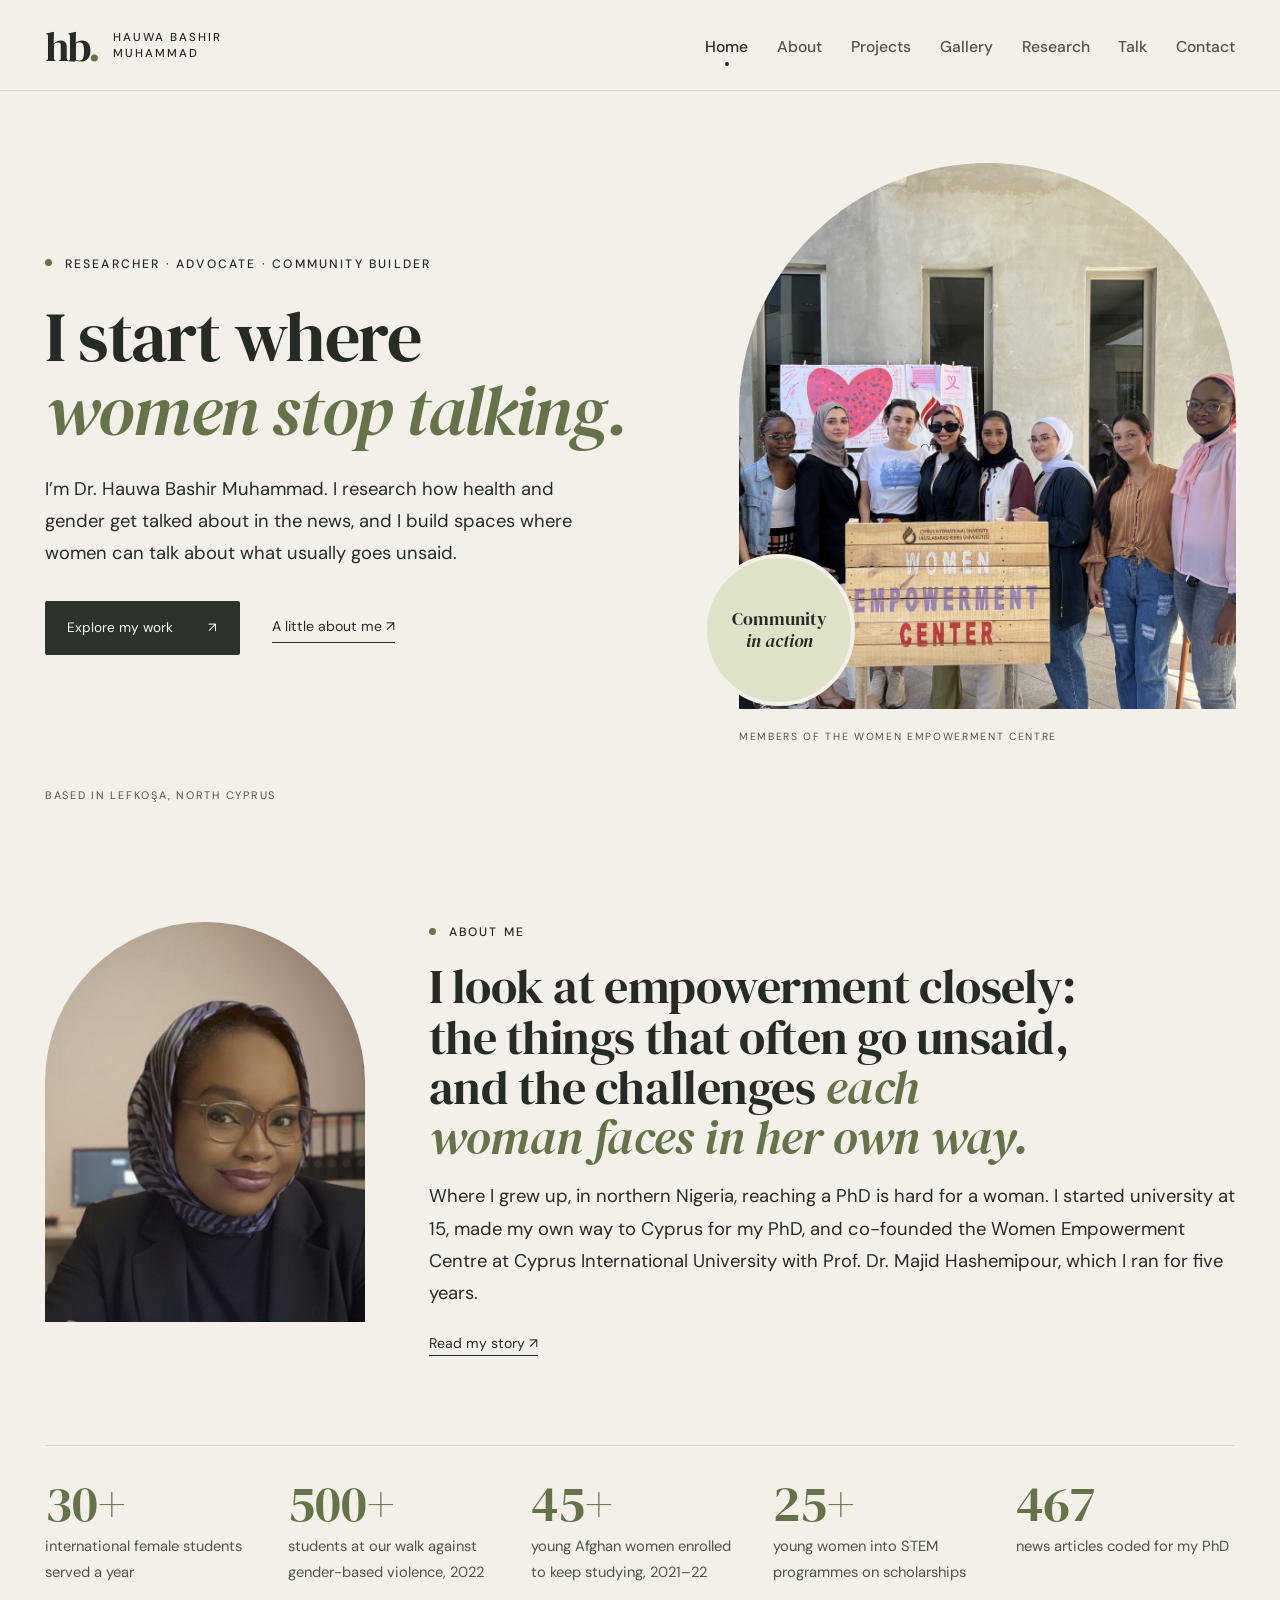
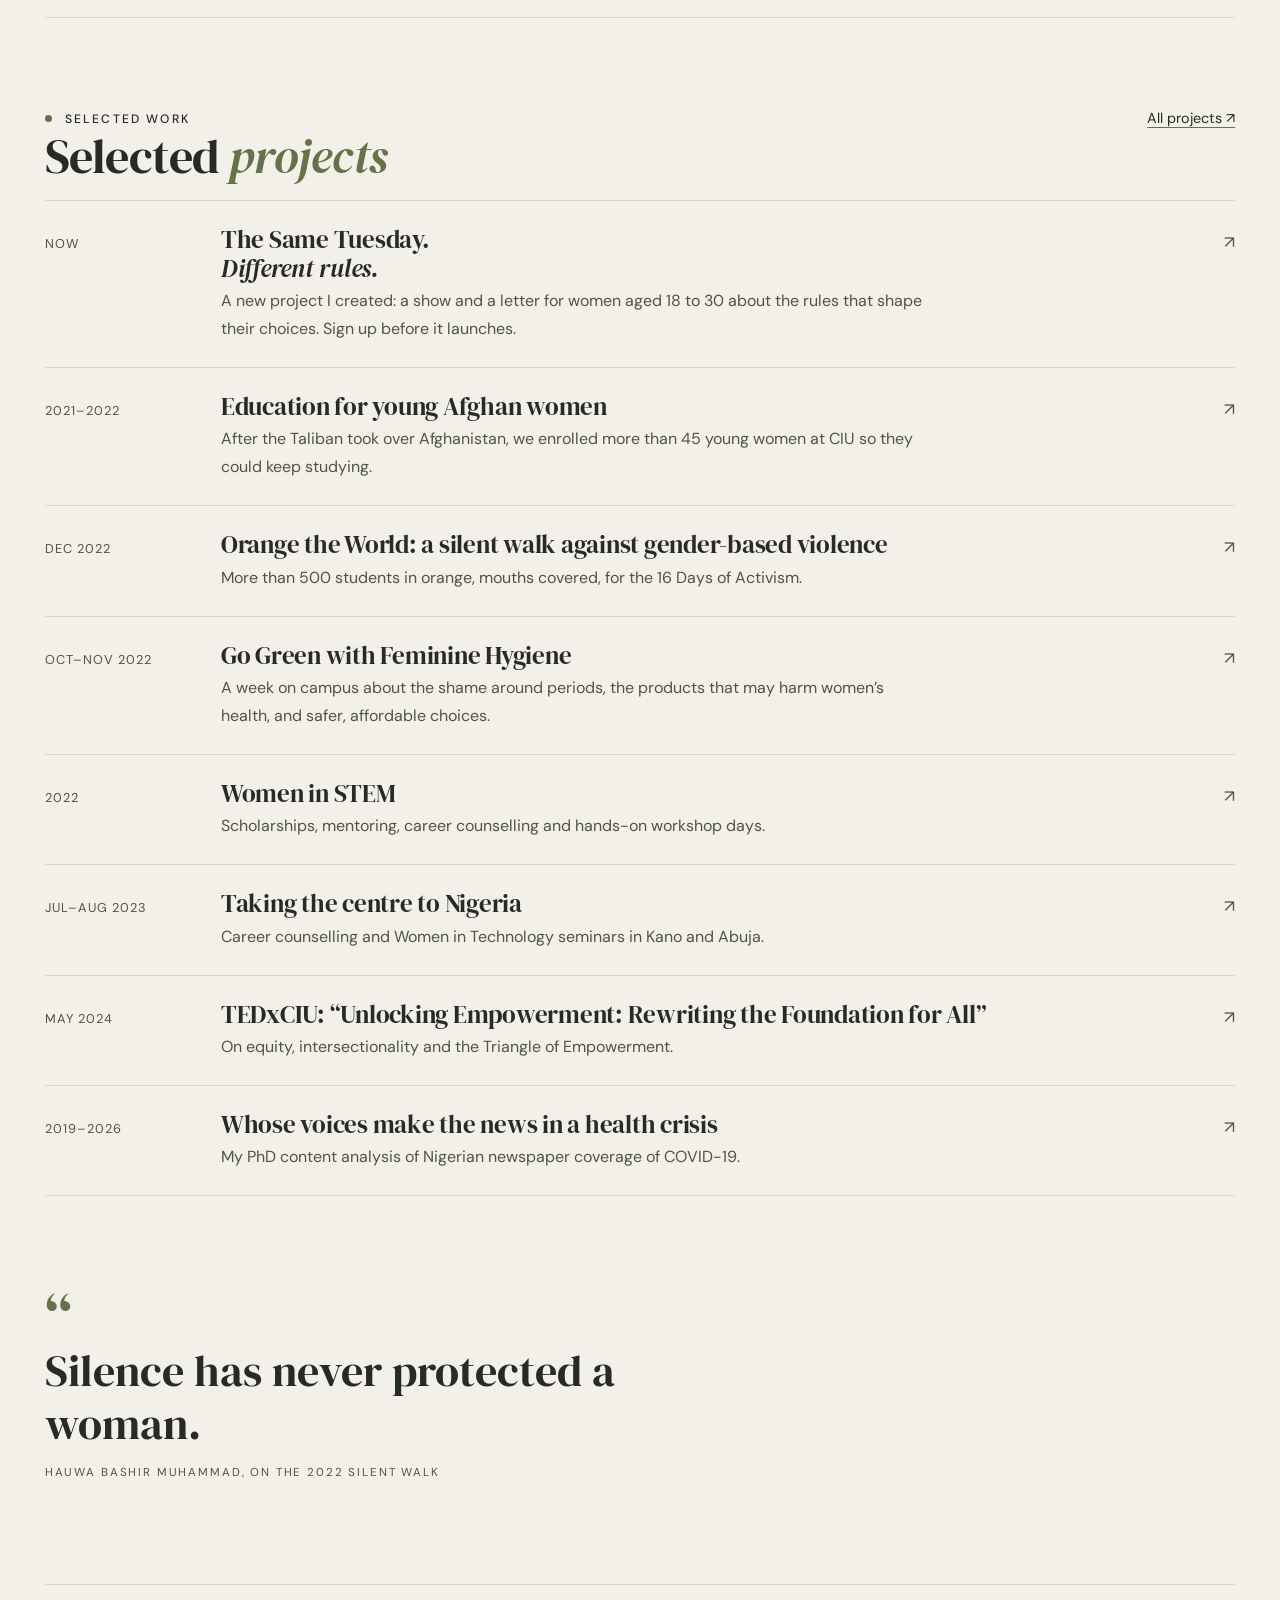
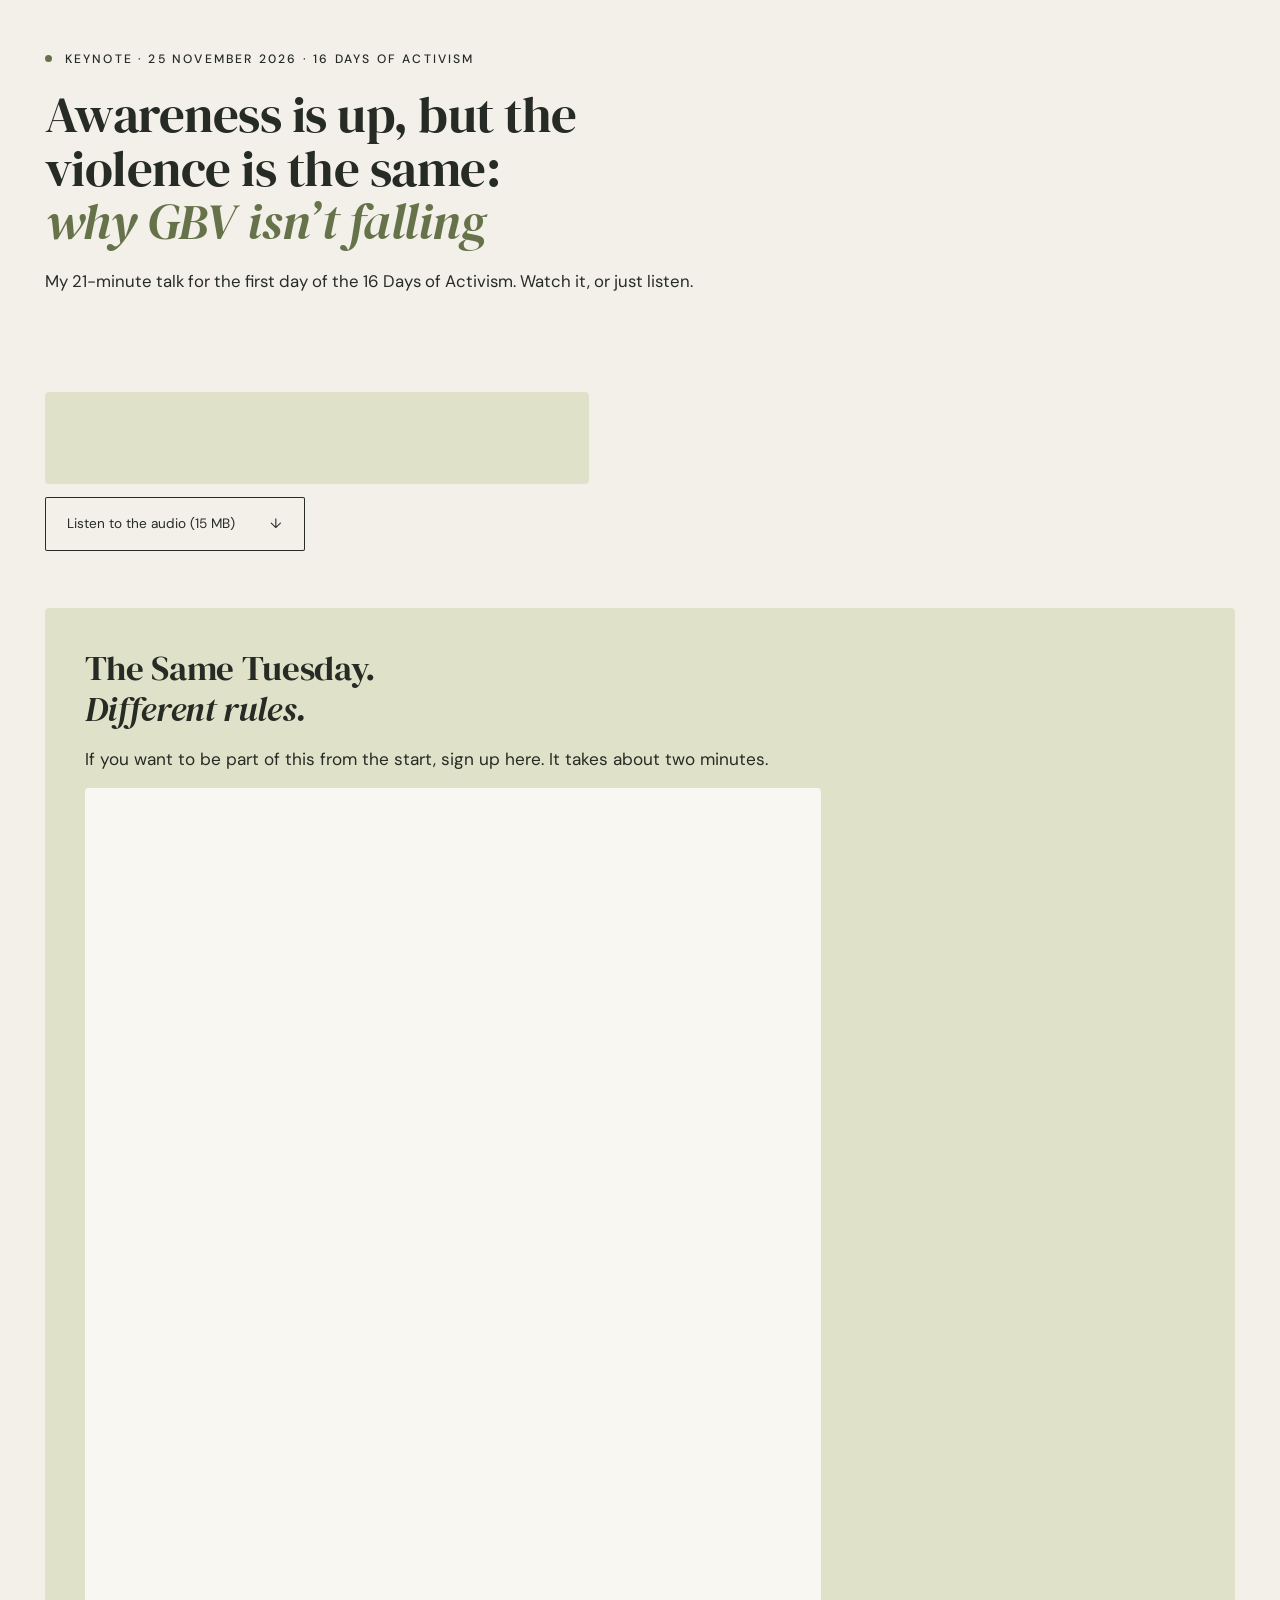
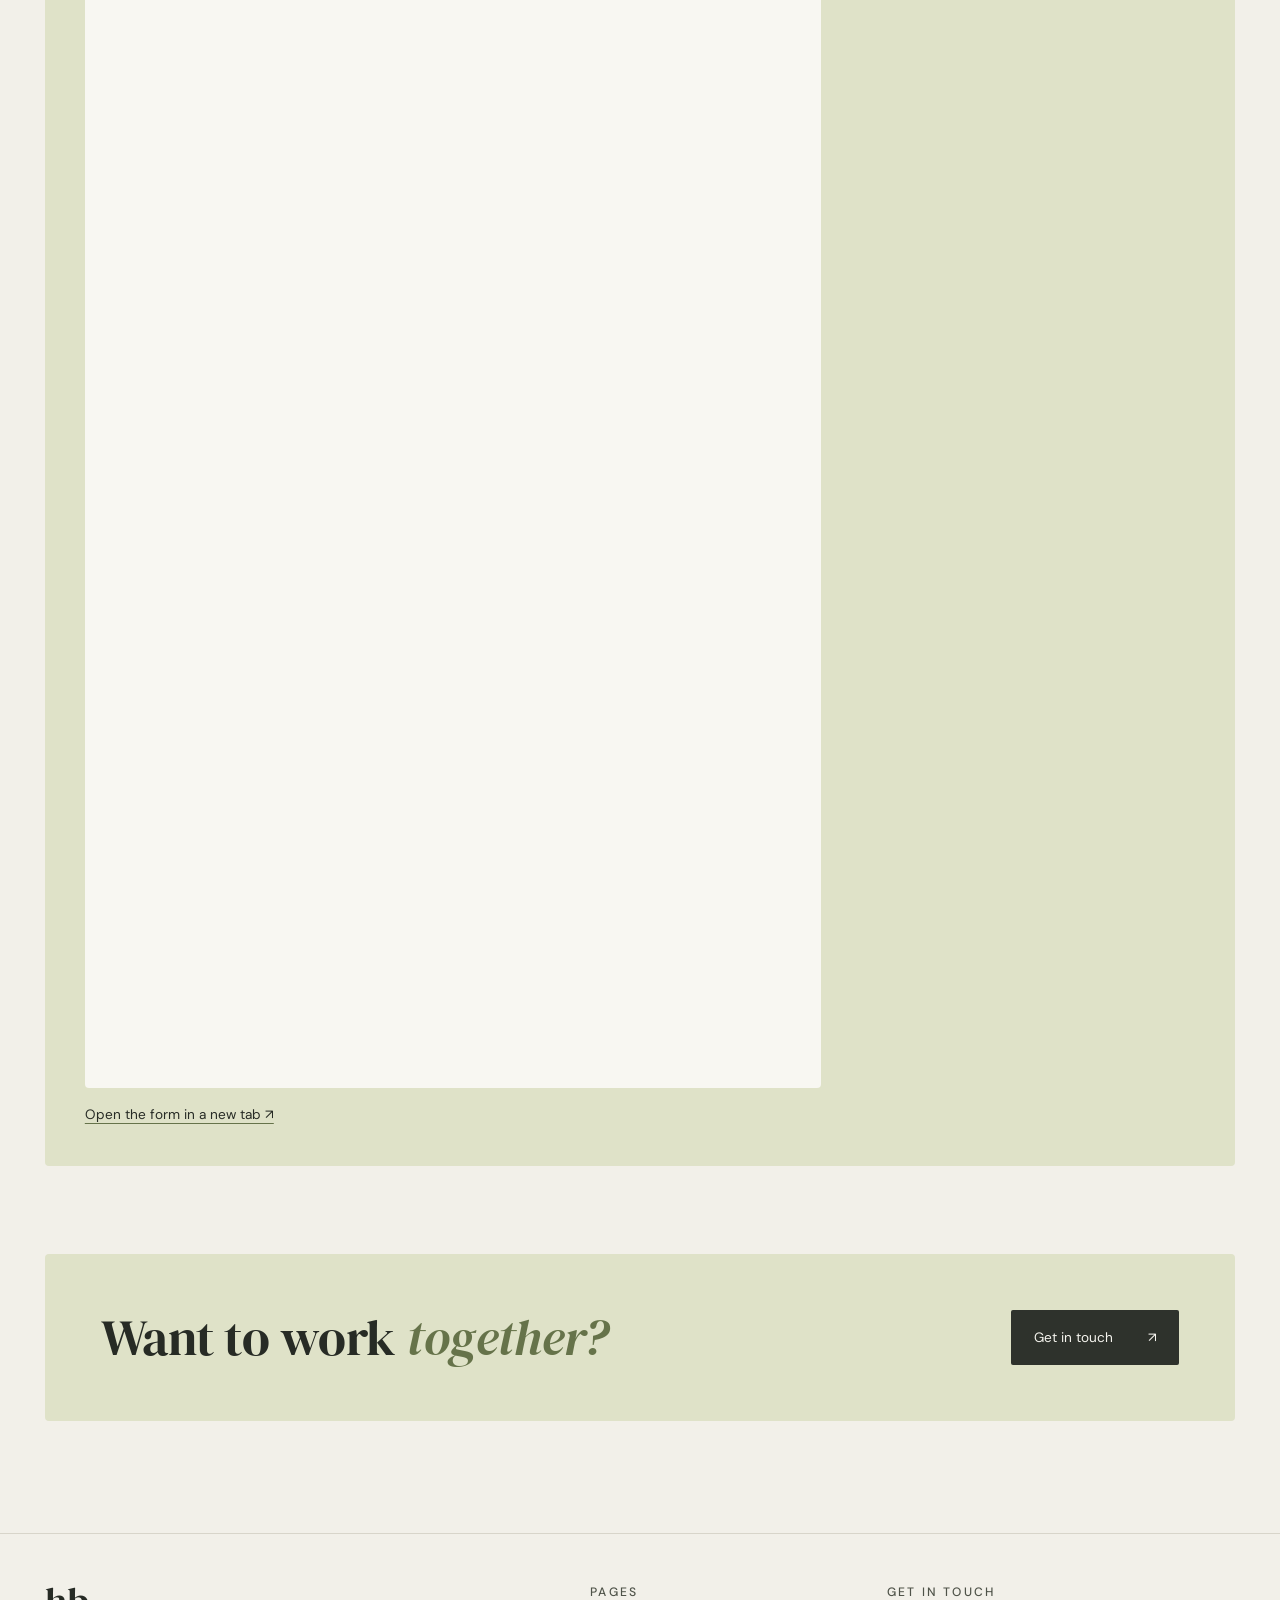
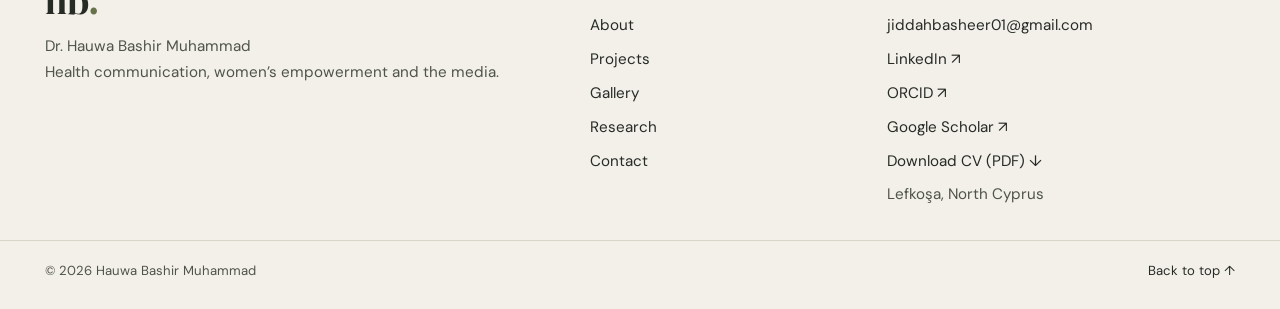
<file: index.html>
<!doctype html>
<html lang="en">
<head>
<meta charset="utf-8">
<meta name="viewport" content="width=device-width, initial-scale=1, viewport-fit=cover">
<title>Hauwa Bashir Muhammad</title>
<meta name="description" content="Health communication researcher in North Cyprus. PhD, Cyprus International University. Women’s health, gender and the news.">
<meta property="og:type" content="website">
<meta property="og:title" content="Hauwa Bashir Muhammad">
<meta property="og:description" content="Health communication researcher in North Cyprus. PhD, Cyprus International University. Women’s health, gender and the news.">
<meta property="og:url" content="https://drhauwabashir.com/">
<meta property="og:image" content="https://drhauwabashir.com/img/web/headshot.jpg">
<meta name="twitter:card" content="summary">
<link rel="preconnect" href="https://fonts.googleapis.com">
<link rel="preconnect" href="https://fonts.gstatic.com" crossorigin>
<link rel="stylesheet" href="https://fonts.googleapis.com/css2?family=DM+Sans:opsz,wght@9..40,400;9..40,500;9..40,600&family=DM+Serif+Display:ital@0;1&display=swap">
<link rel="stylesheet" href="styles.css">

<style>:root{padding-top:env(safe-area-inset-top,0px);padding-bottom:env(safe-area-inset-bottom,0px)} img{max-width:100%}</style>
</head>
<body>

<header class="masthead" id="top">
  <div class="wrap">
    <a class="brand" href="index.html" aria-label="Hauwa Bashir Muhammad, home"><span class="mono">hb<i>.</i></span><span class="full">Hauwa Bashir<br>Muhammad</span></a>
    <nav aria-label="Site">
      <ul>
        <li><a href="index.html" aria-current="page">Home</a></li>
        <li><a href="about.html">About</a></li>
        <li><a href="projects.html">Projects</a></li>
        <li><a href="gallery.html">Gallery</a></li>
        <li><a href="publications.html">Research</a></li>
        <li><a href="index.html#talk">Talk</a></li>
        <li><a href="contact.html">Contact</a></li>
      </ul>
    </nav>
  </div>
</header>

<main>
  <div class="wrap">

    <section class="hero" aria-labelledby="hero-title">
      <div class="hero-text">
        <p class="eyebrow">Researcher · Advocate · Community builder</p>
        <h1 id="hero-title">I start where <em>women stop talking.</em></h1>
        <p class="hero-intro">I’m Dr. Hauwa Bashir Muhammad. I research how health and gender get talked about in the news, and I build spaces where women can talk about what usually goes unsaid.</p>
        <div class="hero-actions">
          <a class="btn" href="projects.html">Explore my work <span aria-hidden="true">↗</span></a>
          <a class="textlink" href="about.html">A little about me <span aria-hidden="true">↗</span></a>
        </div>
      </div>
      <figure class="arch">
        <img src="img/web/hero-team.jpg" alt="Members of the Women Empowerment Centre standing around the centre's wooden sign on campus, with a campaign heart wall behind them." width="1600" height="1200">
        <span class="badge" aria-hidden="true">Community<br><em>in action</em></span>
        <figcaption>Members of the Women Empowerment Centre</figcaption>
      </figure>
    </section>
    <p class="based">Based in Lefkoşa, North Cyprus</p>

    <section class="about teaser" aria-labelledby="about-title">
      <figure class="portrait"><img src="img/web/headshot.jpg" alt="Portrait of Hauwa Bashir Muhammad in a dark blazer and patterned headscarf, seated at a desk." width="720" height="900" loading="lazy"></figure>
      <div class="copy">
        <p class="eyebrow">About me</p>
        <h2 id="about-title">I look at empowerment closely: the things that often go unsaid, and the challenges <em>each woman faces in her own way.</em></h2>
        <p class="lede">Where I grew up, in northern Nigeria, reaching a PhD is hard for a woman. I started university at 15, made my own way to Cyprus for my PhD, and co-founded the Women Empowerment Centre at Cyprus International University with Prof. Dr. Majid Hashemipour, which I ran for five years.</p>
        <p><a class="textlink" href="about.html">Read my story <span aria-hidden="true">↗</span></a></p>
      </div>
    </section>

    <div class="facts" aria-label="In figures">
      <div><strong>30+</strong><span>international female students served a year</span></div>
      <div><strong>500+</strong><span>students at our walk against gender-based violence, 2022</span></div>
      <div><strong>45+</strong><span>young Afghan women enrolled to keep studying, 2021–22</span></div>
      <div><strong>25+</strong><span>young women into STEM programmes on scholarships</span></div>
      <div><strong>467</strong><span>news articles coded for my PhD</span></div>
    </div>

    <section aria-labelledby="work">
      <div class="section-head"><div><p class="eyebrow">Selected work</p><h2 id="work">Selected <em>projects</em></h2></div><a href="projects.html">All projects ↗</a></div>
      <ul class="work">
        <li><a href="projects.html#same-tuesday"><span class="yr">Now</span><span class="text"><h3>The Same Tuesday.<br><em>Different rules.</em></h3><p>A new project I created: a show and a letter for women aged 18 to 30 about the rules that shape their choices. Sign up before it launches.</p></span></a></li>
        <li><a href="projects.html#afghan"><span class="yr">2021–2022</span><span class="text"><h3>Education for young Afghan women</h3><p>After the Taliban took over Afghanistan, we enrolled more than 45 young women at CIU so they could keep studying.</p></span></a></li>
        <li><a href="projects.html#orange"><span class="yr">Dec 2022</span><span class="text"><h3>Orange the World: a silent walk against gender-based violence</h3><p>More than 500 students in orange, mouths covered, for the 16 Days of Activism.</p></span></a></li>
        <li><a href="projects.html#green"><span class="yr">Oct–Nov 2022</span><span class="text"><h3>Go Green with Feminine Hygiene</h3><p>A week on campus about the shame around periods, the products that may harm women’s health, and safer, affordable choices.</p></span></a></li>
        <li><a href="projects.html#stem"><span class="yr">2022</span><span class="text"><h3>Women in STEM</h3><p>Scholarships, mentoring, career counselling and hands-on workshop days.</p></span></a></li>
        <li><a href="projects.html#nigeria"><span class="yr">Jul–Aug 2023</span><span class="text"><h3>Taking the centre to Nigeria</h3><p>Career counselling and Women in Technology seminars in Kano and Abuja.</p></span></a></li>
        <li><a href="publications.html#talks"><span class="yr">May 2024</span><span class="text"><h3>TEDxCIU: “Unlocking Empowerment: Rewriting the Foundation for All”</h3><p>On equity, intersectionality and the Triangle of Empowerment.</p></span></a></li>
        <li><a href="publications.html#thesis"><span class="yr">2019–2026</span><span class="text"><h3>Whose voices make the news in a health crisis</h3><p>My PhD content analysis of Nigerian newspaper coverage of COVID-19.</p></span></a></li>
      </ul>
    </section>

    <section class="quote-band" aria-label="In my words">
      <blockquote>Silence has never protected a woman.
        <footer>Hauwa Bashir Muhammad, on the 2022 silent walk</footer>
      </blockquote>
    </section>

    <section class="talk" id="talk" aria-labelledby="talk-title">
      <p class="eyebrow">Keynote · 25 November 2026 · 16 Days of Activism</p>
      <h2 id="talk-title">Awareness is up, but the violence is the same: <em>why GBV isn’t falling</em></h2>
      <p class="talk-line">My 21-minute talk for the first day of the 16 Days of Activism. Watch it, or just listen.</p>
      <div class="talk-actions">
        <a class="btn" href="https://drive.google.com/uc?export=download&amp;id=1x7k8erVY1Ix6LKvfbqP41xQEgb1Qi7mJ">Download the video (76 MB) <span aria-hidden="true">↓</span></a>
      </div>
      <div class="talk-audio">
        <iframe src="https://drive.google.com/file/d/154-rFGHR26NpXOwdAOXas9PZN15pCWPM/preview" title="Audio of the keynote: Awareness is up, but the violence is the same" loading="lazy" allow="autoplay"></iframe>
        <a class="btn btn-quiet" href="https://drive.google.com/uc?export=download&amp;id=154-rFGHR26NpXOwdAOXas9PZN15pCWPM">Listen to the audio (15 MB) <span aria-hidden="true">↓</span></a>
      </div>

      <div class="talk-signup">
        <h3>The Same Tuesday.<br><em>Different rules.</em></h3>
        <p>If you want to be part of this from the start, sign up here. It takes about two minutes.</p>
        <iframe class="talk-form" src="https://docs.google.com/forms/d/e/1FAIpQLScjG7p_repqd9JSnUD99NRxYgI8LmQuSvP701-MYbftIwq5IA/viewform?embedded=true" title="Sign-up form for The Same Tuesday" loading="lazy">Loading…</iframe>
        <p class="small-note"><a href="https://docs.google.com/forms/d/e/1FAIpQLScjG7p_repqd9JSnUD99NRxYgI8LmQuSvP701-MYbftIwq5IA/viewform" target="_blank" rel="noopener">Open the form in a new tab ↗</a></p>
      </div>
    </section>

    <section class="cta">
      <h2>Want to work <em>together?</em></h2>
      <a class="btn" href="contact.html">Get in touch <span aria-hidden="true">↗</span></a>
    </section>

  </div>
</main>

<footer class="site">
  <div class="wrap footer-grid">
    <div class="footer-brand">
      <a class="mono" href="index.html" aria-label="Home">hb<i>.</i></a>
      <p>Dr. Hauwa Bashir Muhammad<br>Health communication, women’s empowerment and the media.</p>
    </div>
    <div>
      <p class="label">Pages</p>
      <ul>
        <li><a href="about.html">About</a></li>
        <li><a href="projects.html">Projects</a></li>
        <li><a href="gallery.html">Gallery</a></li>
        <li><a href="publications.html">Research</a></li>
        <li><a href="contact.html">Contact</a></li>
      </ul>
    </div>
    <div>
      <p class="label">Get in touch</p>
      <ul>
        <li><a href="mailto:jiddahbasheer01@gmail.com">jiddahbasheer01@gmail.com</a></li>
        <li><a href="https://www.linkedin.com/in/hauwabashir-3b40b3164" target="_blank" rel="noopener">LinkedIn ↗</a></li>
        <li><a href="https://orcid.org/0000-0002-2622-1915" target="_blank" rel="noopener">ORCID ↗</a></li>
        <li><a href="https://scholar.google.com/citations?user=jWDBSssAAAAJ&amp;hl=en" target="_blank" rel="noopener">Google Scholar ↗</a></li>
        <li><a href="Dr_Hauwa_Bashir_Muhammad_CV.pdf" download>Download CV (PDF) ↓</a></li>
        <li>Lefkoşa, North Cyprus</li>
      </ul>
    </div>
  </div>
  <div class="wrap footer-base"><span>© 2026 Hauwa Bashir Muhammad</span><a href="#top">Back to top ↑</a></div>
</footer>


<script src="motion.js" defer></script>
</body>
</html>
</file>
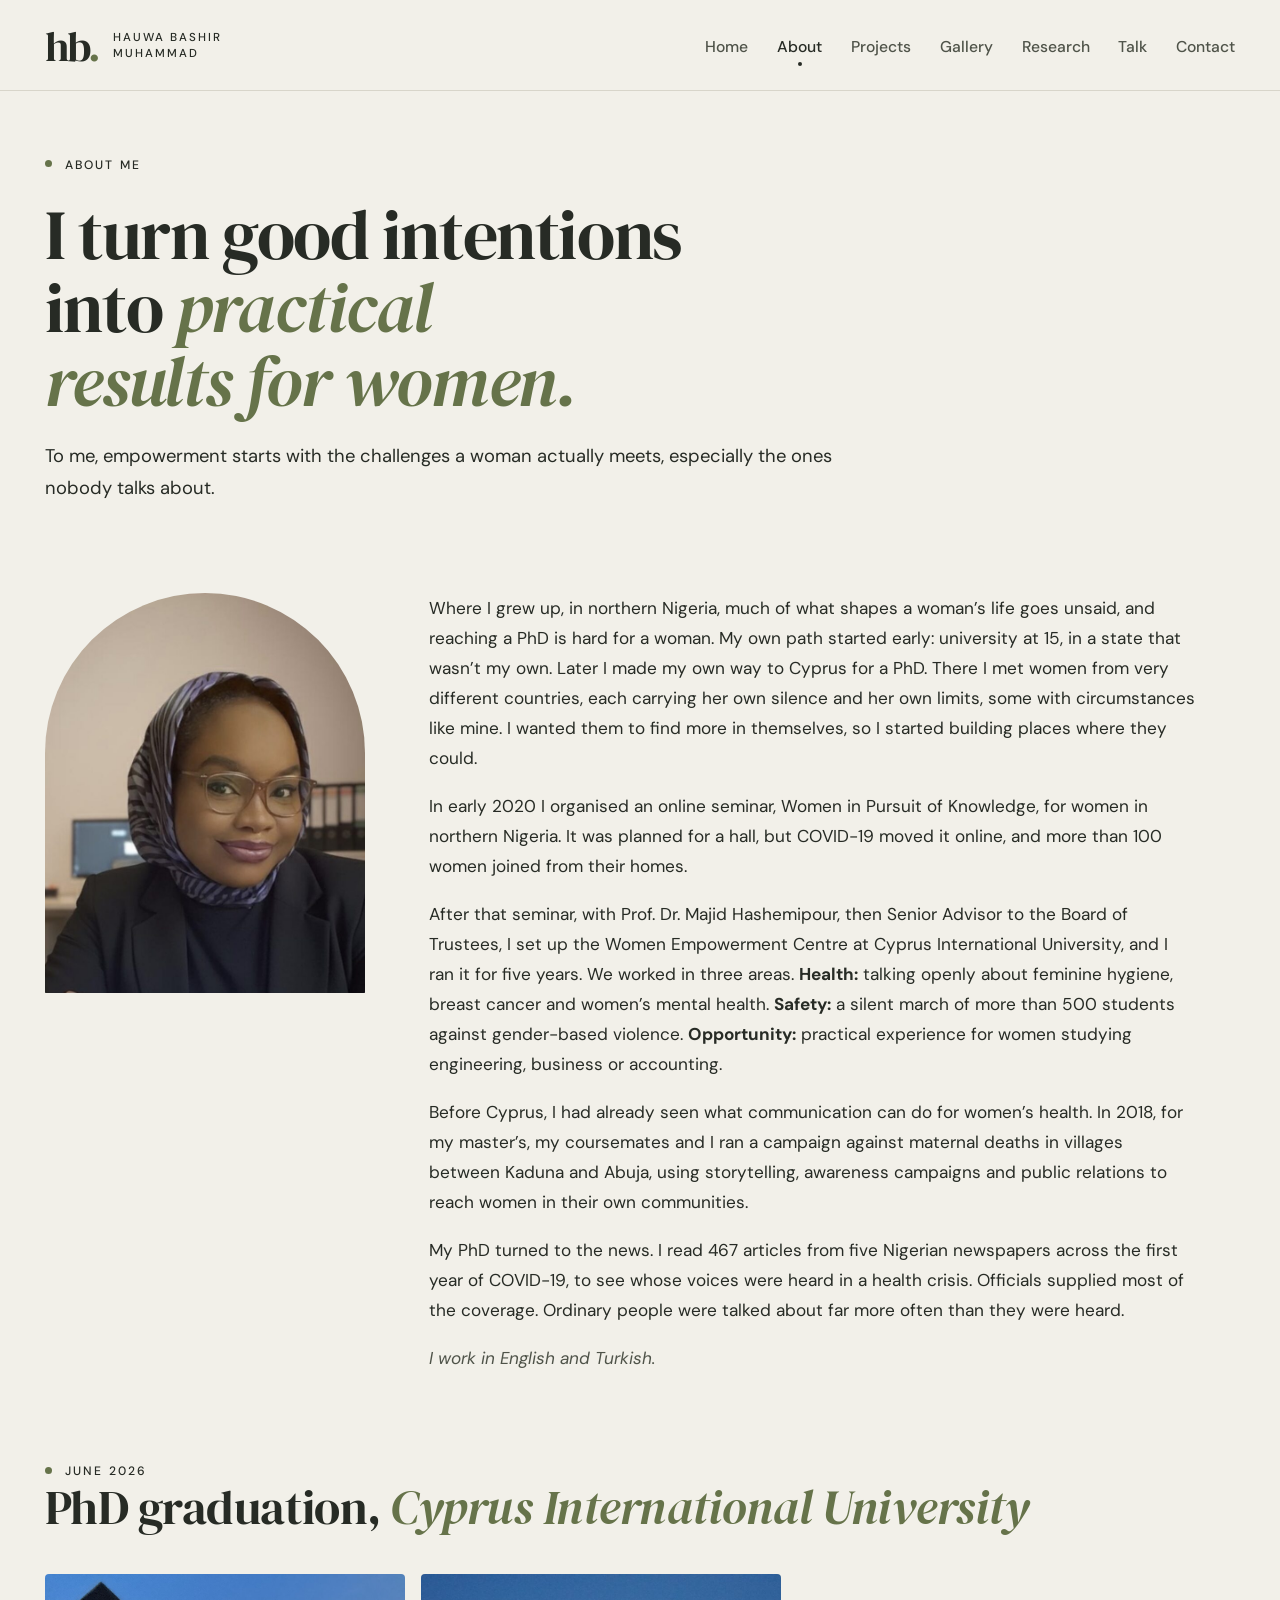
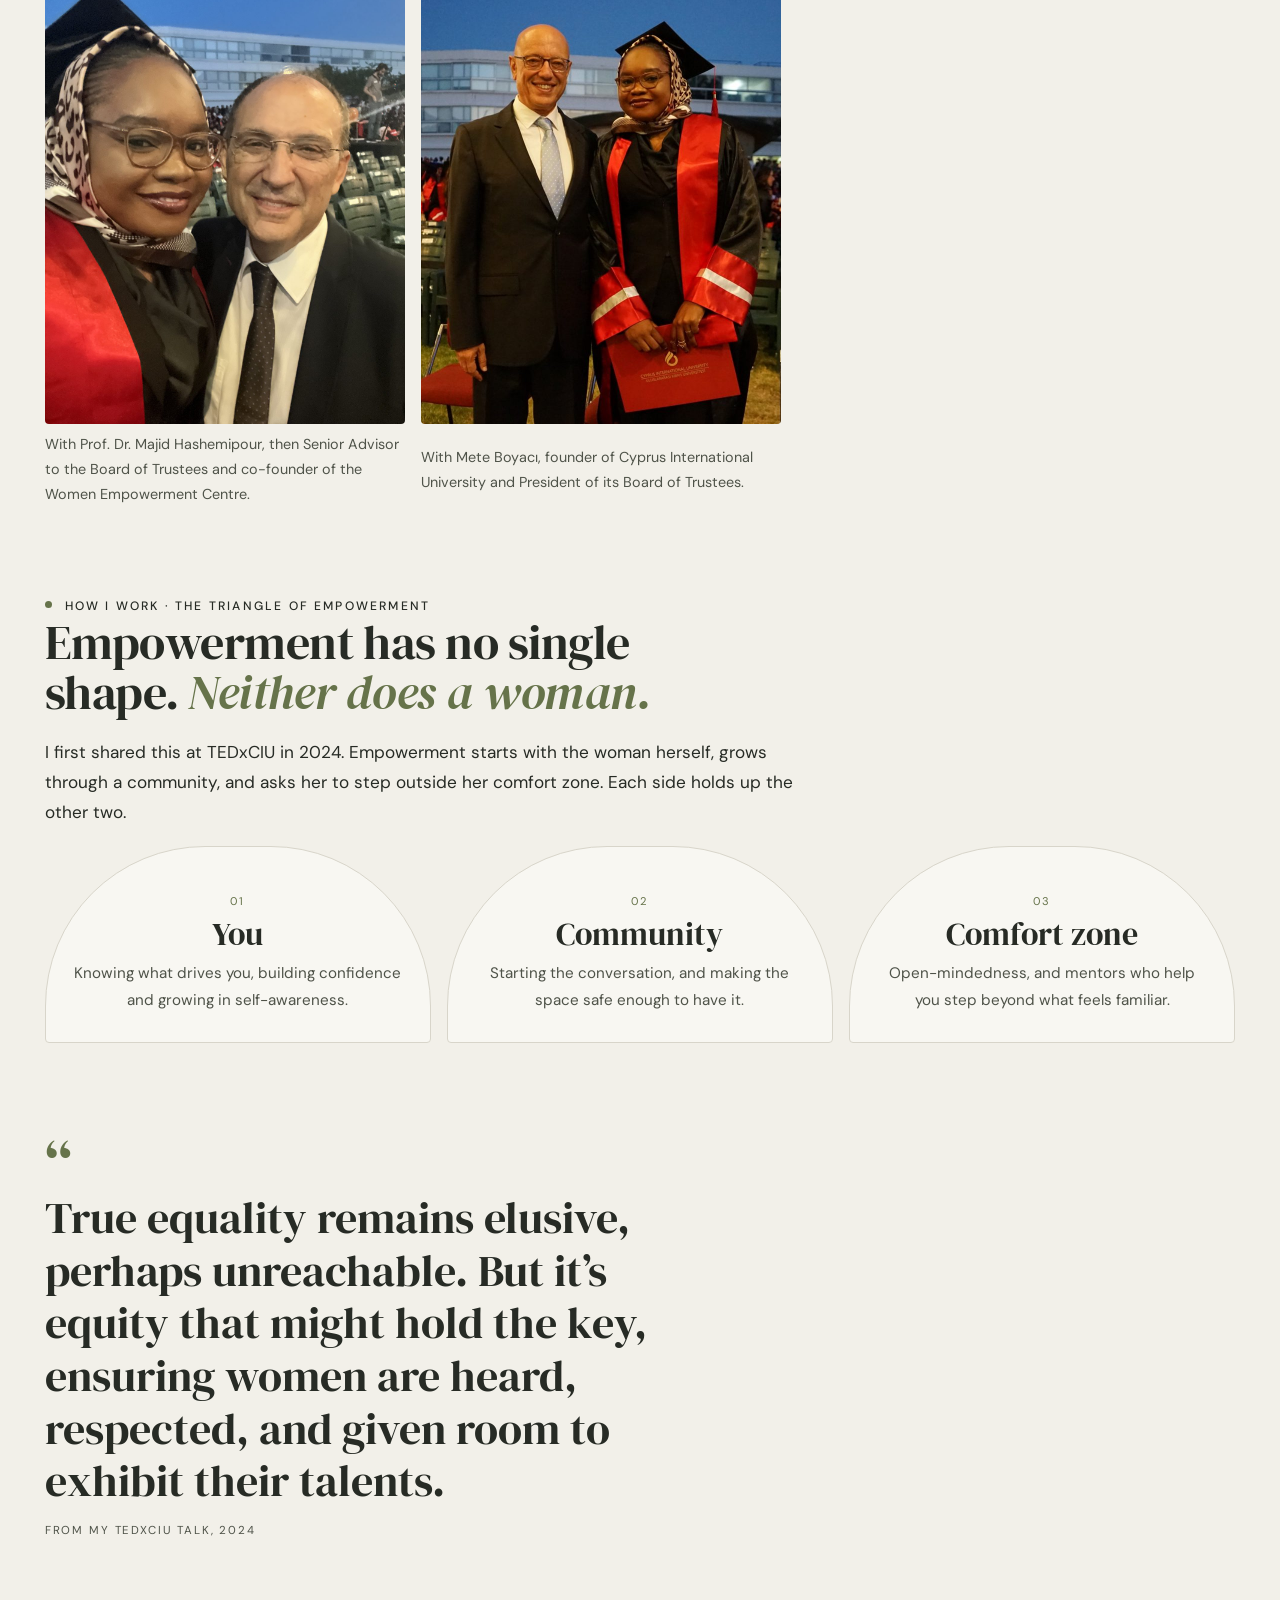
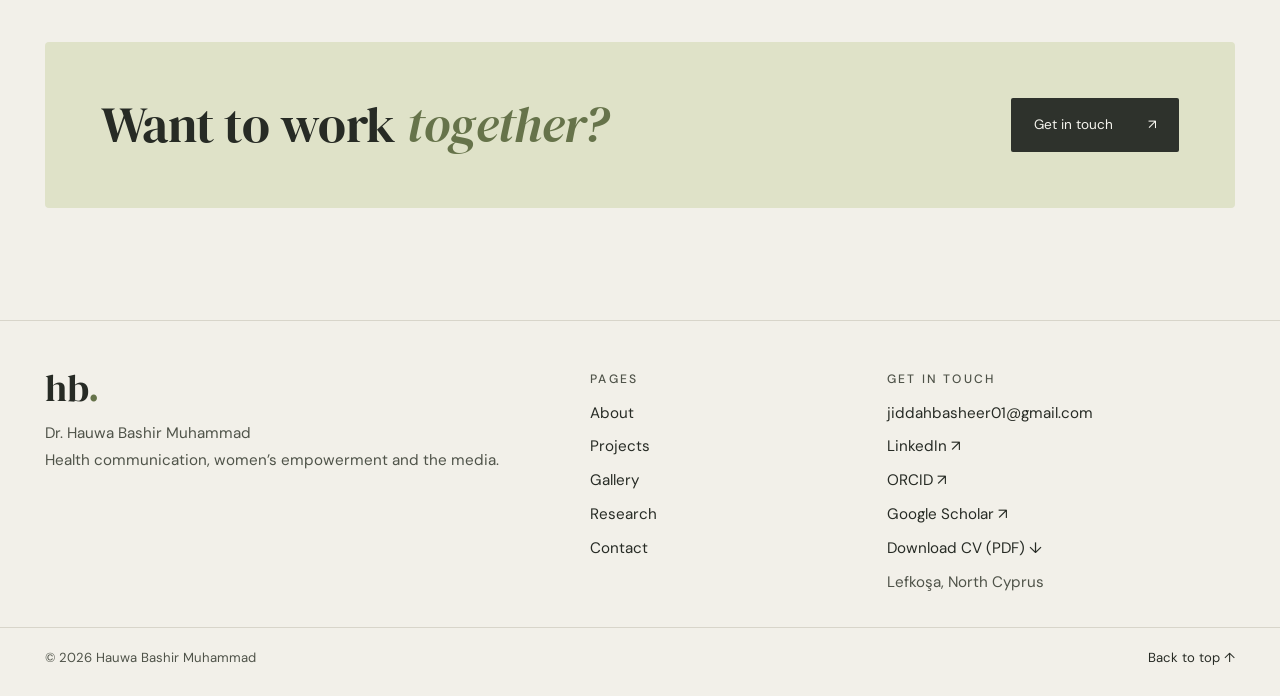
<file: about.html>
<!doctype html>
<html lang="en">
<head>
<meta charset="utf-8">
<meta name="viewport" content="width=device-width, initial-scale=1, viewport-fit=cover">
<title>About · Hauwa Bashir Muhammad</title>
<meta name="description" content="About Dr. Hauwa Bashir Muhammad: health communication researcher and co-founder of the CIU Women Empowerment Centre.">
<meta property="og:type" content="website">
<meta property="og:title" content="About · Hauwa Bashir Muhammad">
<meta property="og:description" content="About Dr. Hauwa Bashir Muhammad: health communication researcher and co-founder of the CIU Women Empowerment Centre.">
<meta property="og:url" content="https://drhauwabashir.com/about.html">
<meta property="og:image" content="https://drhauwabashir.com/img/web/headshot.jpg">
<meta name="twitter:card" content="summary">
<link rel="preconnect" href="https://fonts.googleapis.com">
<link rel="preconnect" href="https://fonts.gstatic.com" crossorigin>
<link rel="stylesheet" href="https://fonts.googleapis.com/css2?family=DM+Sans:opsz,wght@9..40,400;9..40,500;9..40,600&family=DM+Serif+Display:ital@0;1&display=swap">
<link rel="stylesheet" href="styles.css">
<style>:root{padding-top:env(safe-area-inset-top,0px);padding-bottom:env(safe-area-inset-bottom,0px)} img{max-width:100%}</style>
</head>
<body>

<header class="masthead" id="top">
  <div class="wrap">
    <a class="brand" href="index.html" aria-label="Hauwa Bashir Muhammad, home"><span class="mono">hb<i>.</i></span><span class="full">Hauwa Bashir<br>Muhammad</span></a>
    <nav aria-label="Site">
      <ul>
        <li><a href="index.html">Home</a></li>
        <li><a href="about.html" aria-current="page">About</a></li>
        <li><a href="projects.html">Projects</a></li>
        <li><a href="gallery.html">Gallery</a></li>
        <li><a href="publications.html">Research</a></li>
        <li><a href="index.html#talk">Talk</a></li>
        <li><a href="contact.html">Contact</a></li>
      </ul>
    </nav>
  </div>
</header>

<main>
  <div class="wrap">

    <section class="page-intro">
      <p class="eyebrow">About me</p>
      <h1>I turn good intentions into <em>practical results for women.</em></h1>
      <p class="lede">To me, empowerment starts with the challenges a woman actually meets, especially the ones nobody talks about.</p>
    </section>

    <section class="about" aria-label="My story">
      <figure class="portrait"><img src="img/web/headshot.jpg" alt="Portrait of Hauwa Bashir Muhammad in a dark blazer and patterned headscarf, seated at a desk." width="720" height="900"></figure>
      <div class="copy">
        <p>Where I grew up, in northern Nigeria, much of what shapes a woman’s life goes unsaid, and reaching a PhD is hard for a woman. My own path started early: university at 15, in a state that wasn’t my own. Later I made my own way to Cyprus for a PhD. There I met women from very different countries, each carrying her own silence and her own limits, some with circumstances like mine. I wanted them to find more in themselves, so I started building places where they could.</p>
        <p>In early 2020 I organised an online seminar, Women in Pursuit of Knowledge, for women in northern Nigeria. It was planned for a hall, but COVID-19 moved it online, and more than 100 women joined from their homes.</p>
        <p>After that seminar, with Prof. Dr. Majid Hashemipour, then Senior Advisor to the Board of Trustees, I set up the Women Empowerment Centre at Cyprus International University, and I ran it for five years. We worked in three areas. <strong>Health:</strong> talking openly about feminine hygiene, breast cancer and women’s mental health. <strong>Safety:</strong> a silent march of more than 500 students against gender-based violence. <strong>Opportunity:</strong> practical experience for women studying engineering, business or accounting.</p>
        <p>Before Cyprus, I had already seen what communication can do for women’s health. In 2018, for my master’s, my coursemates and I ran a campaign against maternal deaths in villages between Kaduna and Abuja, using storytelling, awareness campaigns and public relations to reach women in their own communities.</p>
        <p>My PhD turned to the news. I read 467 articles from five Nigerian newspapers across the first year of COVID-19, to see whose voices were heard in a health crisis. Officials supplied most of the coverage. Ordinary people were talked about far more often than they were heard.</p>
        <p class="langs">I work in English and Turkish.</p>
      </div>
    </section>

    <section aria-labelledby="graduation">
      <div class="section-head"><div><p class="eyebrow">June 2026</p><h2 id="graduation">PhD graduation, <em>Cyprus International University</em></h2></div></div>
      <div class="duo">
        <figure><img src="img/web/grad-majid.jpg" alt="Hauwa in her graduation cap and gown taking a selfie with Prof. Dr. Majid Hashemipour at the ceremony." width="1200" height="1600" loading="lazy"><figcaption>With Prof. Dr. Majid Hashemipour, then Senior Advisor to the Board of Trustees and co-founder of the Women Empowerment Centre.</figcaption></figure>
        <figure><img src="img/web/grad-boyaci.jpg" alt="Hauwa in her graduation gown, holding her diploma folder, standing with Mete Boyacı at the evening ceremony." width="1600" height="900" loading="lazy" style="object-position: 47% center;"><figcaption>With Mete Boyacı, founder of Cyprus International University and President of its Board of Trustees.</figcaption></figure>
      </div>
    </section>

    <section aria-labelledby="triangle">
      <div class="section-head"><div><p class="eyebrow">How I work · The Triangle of Empowerment</p><h2 id="triangle">Empowerment has no single shape. <em>Neither does a woman.</em></h2></div></div>
      <p>I first shared this at TEDxCIU in 2024. Empowerment starts with the woman herself, grows through a community, and asks her to step outside her comfort zone. Each side holds up the other two.</p>
      <ol class="triangle">
        <li><strong>You</strong><span>Knowing what drives you, building confidence and growing in self-awareness.</span></li>
        <li><strong>Community</strong><span>Starting the conversation, and making the space safe enough to have it.</span></li>
        <li><strong>Comfort zone</strong><span>Open-mindedness, and mentors who help you step beyond what feels familiar.</span></li>
      </ol>
    </section>

    <section class="quote-band" aria-label="In my words">
      <blockquote>True equality remains elusive, perhaps unreachable. But it’s equity that might hold the key, ensuring women are heard, respected, and given room to exhibit their talents.
        <footer>From my TEDxCIU talk, 2024</footer>
      </blockquote>
    </section>

    <section class="cta">
      <h2>Want to work <em>together?</em></h2>
      <a class="btn" href="contact.html">Get in touch <span aria-hidden="true">↗</span></a>
    </section>

  </div>
</main>

<footer class="site">
  <div class="wrap footer-grid">
    <div class="footer-brand">
      <a class="mono" href="index.html" aria-label="Home">hb<i>.</i></a>
      <p>Dr. Hauwa Bashir Muhammad<br>Health communication, women’s empowerment and the media.</p>
    </div>
    <div>
      <p class="label">Pages</p>
      <ul>
        <li><a href="about.html">About</a></li>
        <li><a href="projects.html">Projects</a></li>
        <li><a href="gallery.html">Gallery</a></li>
        <li><a href="publications.html">Research</a></li>
        <li><a href="contact.html">Contact</a></li>
      </ul>
    </div>
    <div>
      <p class="label">Get in touch</p>
      <ul>
        <li><a href="mailto:jiddahbasheer01@gmail.com">jiddahbasheer01@gmail.com</a></li>
        <li><a href="https://www.linkedin.com/in/hauwabashir-3b40b3164" target="_blank" rel="noopener">LinkedIn ↗</a></li>
        <li><a href="https://orcid.org/0000-0002-2622-1915" target="_blank" rel="noopener">ORCID ↗</a></li>
        <li><a href="https://scholar.google.com/citations?user=jWDBSssAAAAJ&amp;hl=en" target="_blank" rel="noopener">Google Scholar ↗</a></li>
        <li><a href="Dr_Hauwa_Bashir_Muhammad_CV.pdf" download>Download CV (PDF) ↓</a></li>
        <li>Lefkoşa, North Cyprus</li>
      </ul>
    </div>
  </div>
  <div class="wrap footer-base"><span>© 2026 Hauwa Bashir Muhammad</span><a href="#top">Back to top ↑</a></div>
</footer>

<script src="motion.js" defer></script>
</body>
</html>
</file>
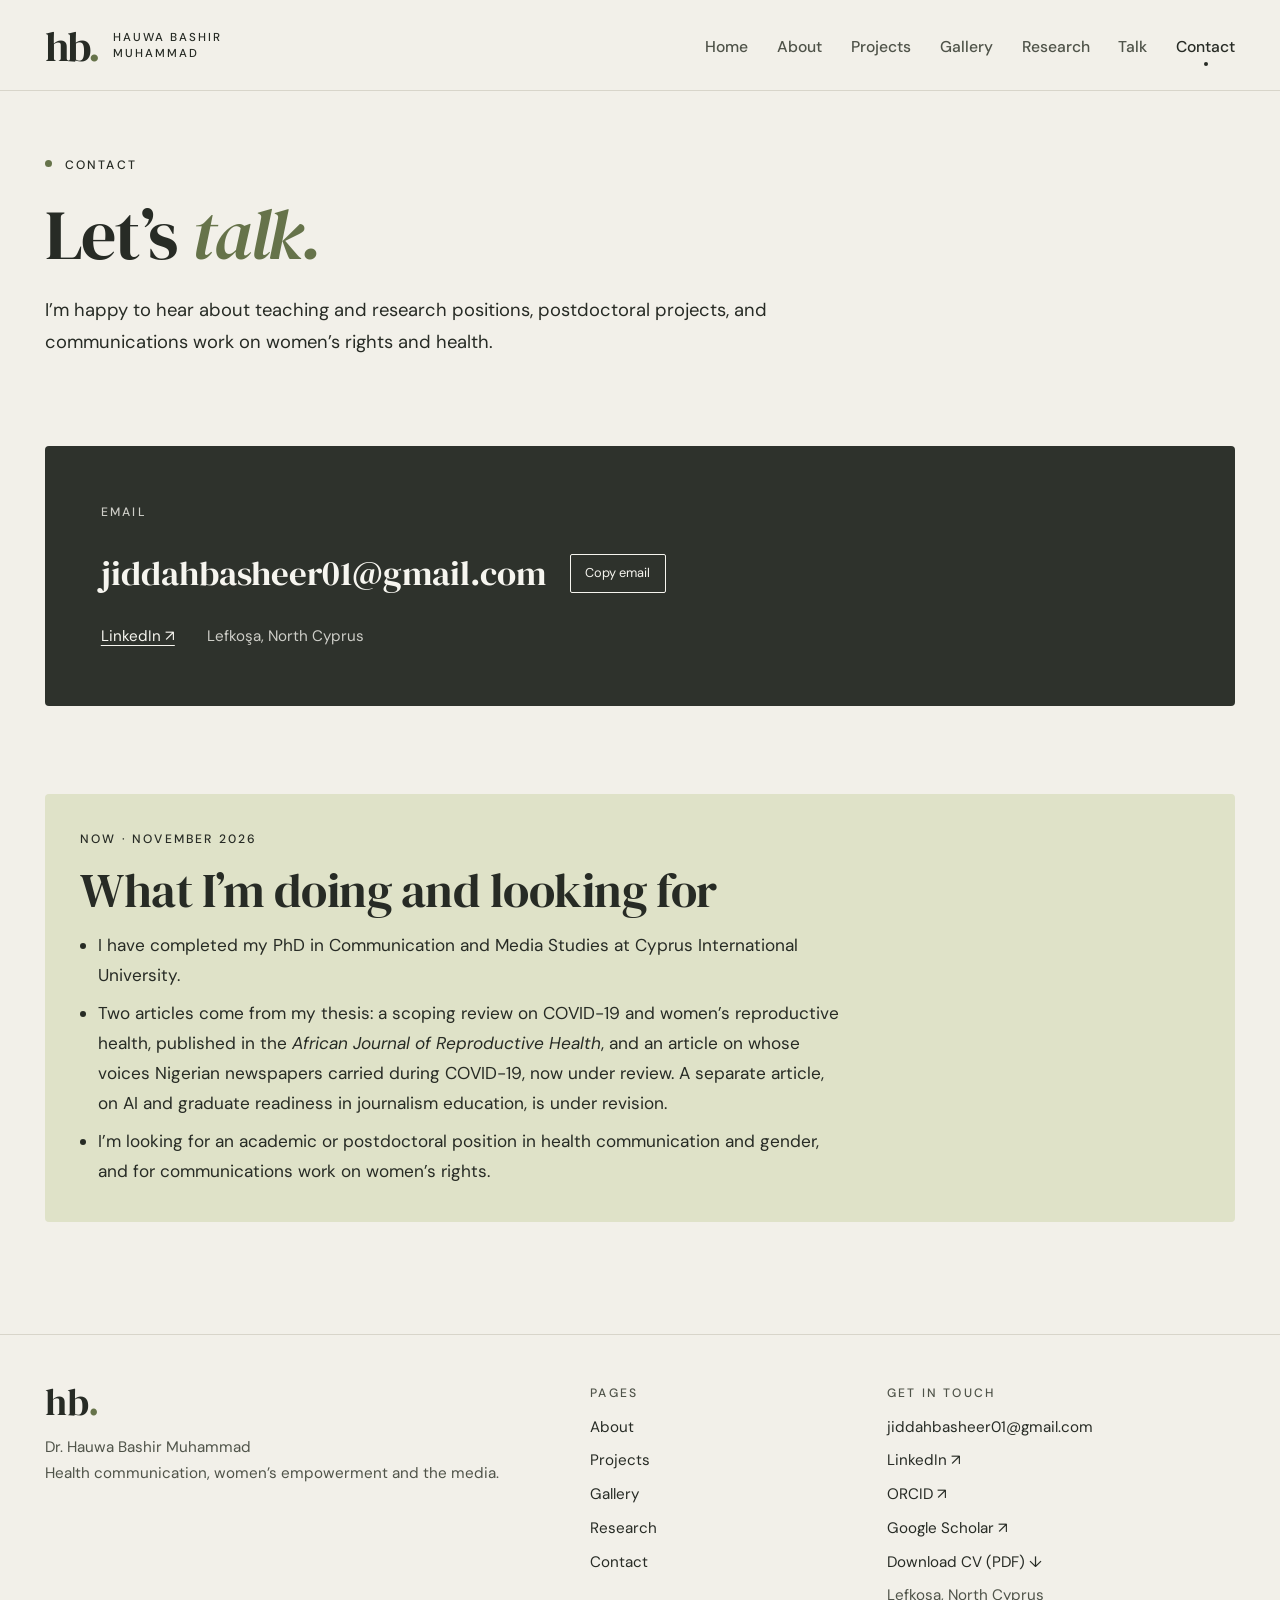
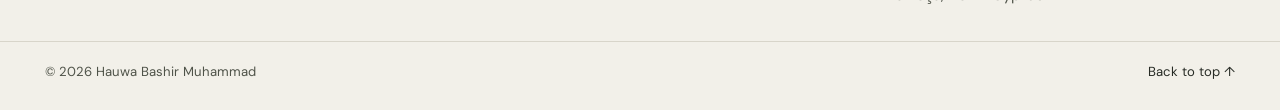
<file: contact.html>
<!doctype html>
<html lang="en">
<head>
<meta charset="utf-8">
<meta name="viewport" content="width=device-width, initial-scale=1, viewport-fit=cover">
<title>Contact · Hauwa Bashir Muhammad</title>
<meta name="description" content="Contact Dr. Hauwa Bashir Muhammad.">
<meta property="og:type" content="website">
<meta property="og:title" content="Contact · Hauwa Bashir Muhammad">
<meta property="og:description" content="Contact Dr. Hauwa Bashir Muhammad.">
<meta property="og:url" content="https://drhauwabashir.com/contact.html">
<meta property="og:image" content="https://drhauwabashir.com/img/web/headshot.jpg">
<meta name="twitter:card" content="summary">
<link rel="preconnect" href="https://fonts.googleapis.com">
<link rel="preconnect" href="https://fonts.gstatic.com" crossorigin>
<link rel="stylesheet" href="https://fonts.googleapis.com/css2?family=DM+Sans:opsz,wght@9..40,400;9..40,500;9..40,600&family=DM+Serif+Display:ital@0;1&display=swap">
<link rel="stylesheet" href="styles.css">
<style>:root{padding-top:env(safe-area-inset-top,0px);padding-bottom:env(safe-area-inset-bottom,0px)} img{max-width:100%}</style>
</head>
<body>

<header class="masthead" id="top">
  <div class="wrap">
    <a class="brand" href="index.html" aria-label="Hauwa Bashir Muhammad, home"><span class="mono">hb<i>.</i></span><span class="full">Hauwa Bashir<br>Muhammad</span></a>
    <nav aria-label="Site">
      <ul>
        <li><a href="index.html">Home</a></li>
        <li><a href="about.html">About</a></li>
        <li><a href="projects.html">Projects</a></li>
        <li><a href="gallery.html">Gallery</a></li>
        <li><a href="publications.html">Research</a></li>
        <li><a href="index.html#talk">Talk</a></li>
        <li><a href="contact.html" aria-current="page">Contact</a></li>
      </ul>
    </nav>
  </div>
</header>

<main>
  <div class="wrap">

    <section class="page-intro">
      <p class="eyebrow">Contact</p>
      <h1>Let’s <em>talk.</em></h1>
      <p class="lede">I’m happy to hear about teaching and research positions, postdoctoral projects, and communications work on women’s rights and health.</p>
    </section>

    <section class="contact-block" aria-labelledby="reach">
      <p class="label" id="reach">Email</p>
      <div class="contact">
        <span class="email" id="email">jiddahbasheer01@gmail.com</span>
        <button class="copy" type="button" id="copy-email">Copy email</button>
      </div>
      <div class="contact-links">
        <a href="https://www.linkedin.com/in/hauwabashir-3b40b3164" target="_blank" rel="noopener">LinkedIn ↗</a>
        <span>Lefkoşa, North Cyprus</span>
      </div>
    </section>

    <section class="now" aria-labelledby="now">
      <p class="label">Now · November 2026</p>
      <h2 id="now">What I’m doing and looking for</h2>
      <ul>
        <li>I have completed my PhD in Communication and Media Studies at Cyprus International University.</li>
        <li>Two articles come from my thesis: a scoping review on COVID-19 and women’s reproductive health, published in the <em>African Journal of Reproductive Health</em>, and an article on whose voices Nigerian newspapers carried during COVID-19, now under review. A separate article, on AI and graduate readiness in journalism education, is under revision.</li>
        <li>I’m looking for an academic or postdoctoral position in health communication and gender, and for communications work on women’s rights.</li>
      </ul>
    </section>

  </div>
</main>

<footer class="site">
  <div class="wrap footer-grid">
    <div class="footer-brand">
      <a class="mono" href="index.html" aria-label="Home">hb<i>.</i></a>
      <p>Dr. Hauwa Bashir Muhammad<br>Health communication, women’s empowerment and the media.</p>
    </div>
    <div>
      <p class="label">Pages</p>
      <ul>
        <li><a href="about.html">About</a></li>
        <li><a href="projects.html">Projects</a></li>
        <li><a href="gallery.html">Gallery</a></li>
        <li><a href="publications.html">Research</a></li>
        <li><a href="contact.html">Contact</a></li>
      </ul>
    </div>
    <div>
      <p class="label">Get in touch</p>
      <ul>
        <li><a href="mailto:jiddahbasheer01@gmail.com">jiddahbasheer01@gmail.com</a></li>
        <li><a href="https://www.linkedin.com/in/hauwabashir-3b40b3164" target="_blank" rel="noopener">LinkedIn ↗</a></li>
        <li><a href="https://orcid.org/0000-0002-2622-1915" target="_blank" rel="noopener">ORCID ↗</a></li>
        <li><a href="https://scholar.google.com/citations?user=jWDBSssAAAAJ&amp;hl=en" target="_blank" rel="noopener">Google Scholar ↗</a></li>
        <li><a href="Dr_Hauwa_Bashir_Muhammad_CV.pdf" download>Download CV (PDF) ↓</a></li>
        <li>Lefkoşa, North Cyprus</li>
      </ul>
    </div>
  </div>
  <div class="wrap footer-base"><span>© 2026 Hauwa Bashir Muhammad</span><a href="#top">Back to top ↑</a></div>
</footer>
<script>
  (function () {
    var b = document.getElementById('copy-email');
    if (!b) return;
    b.addEventListener('click', function () {
      var t = document.getElementById('email').textContent;
      var done = function () { b.textContent = 'Copied'; setTimeout(function () { b.textContent = 'Copy email'; }, 1800); };
      var fallback = function () {
        var r = document.createRange(); r.selectNodeContents(document.getElementById('email'));
        var s = window.getSelection(); s.removeAllRanges(); s.addRange(r);
        b.textContent = 'Selected, press copy';
      };
      try { navigator.clipboard.writeText(t).then(done, fallback); } catch (e) { fallback(); }
    });
  })();
</script>
<script src="motion.js" defer></script>
</body>
</html>
</file>
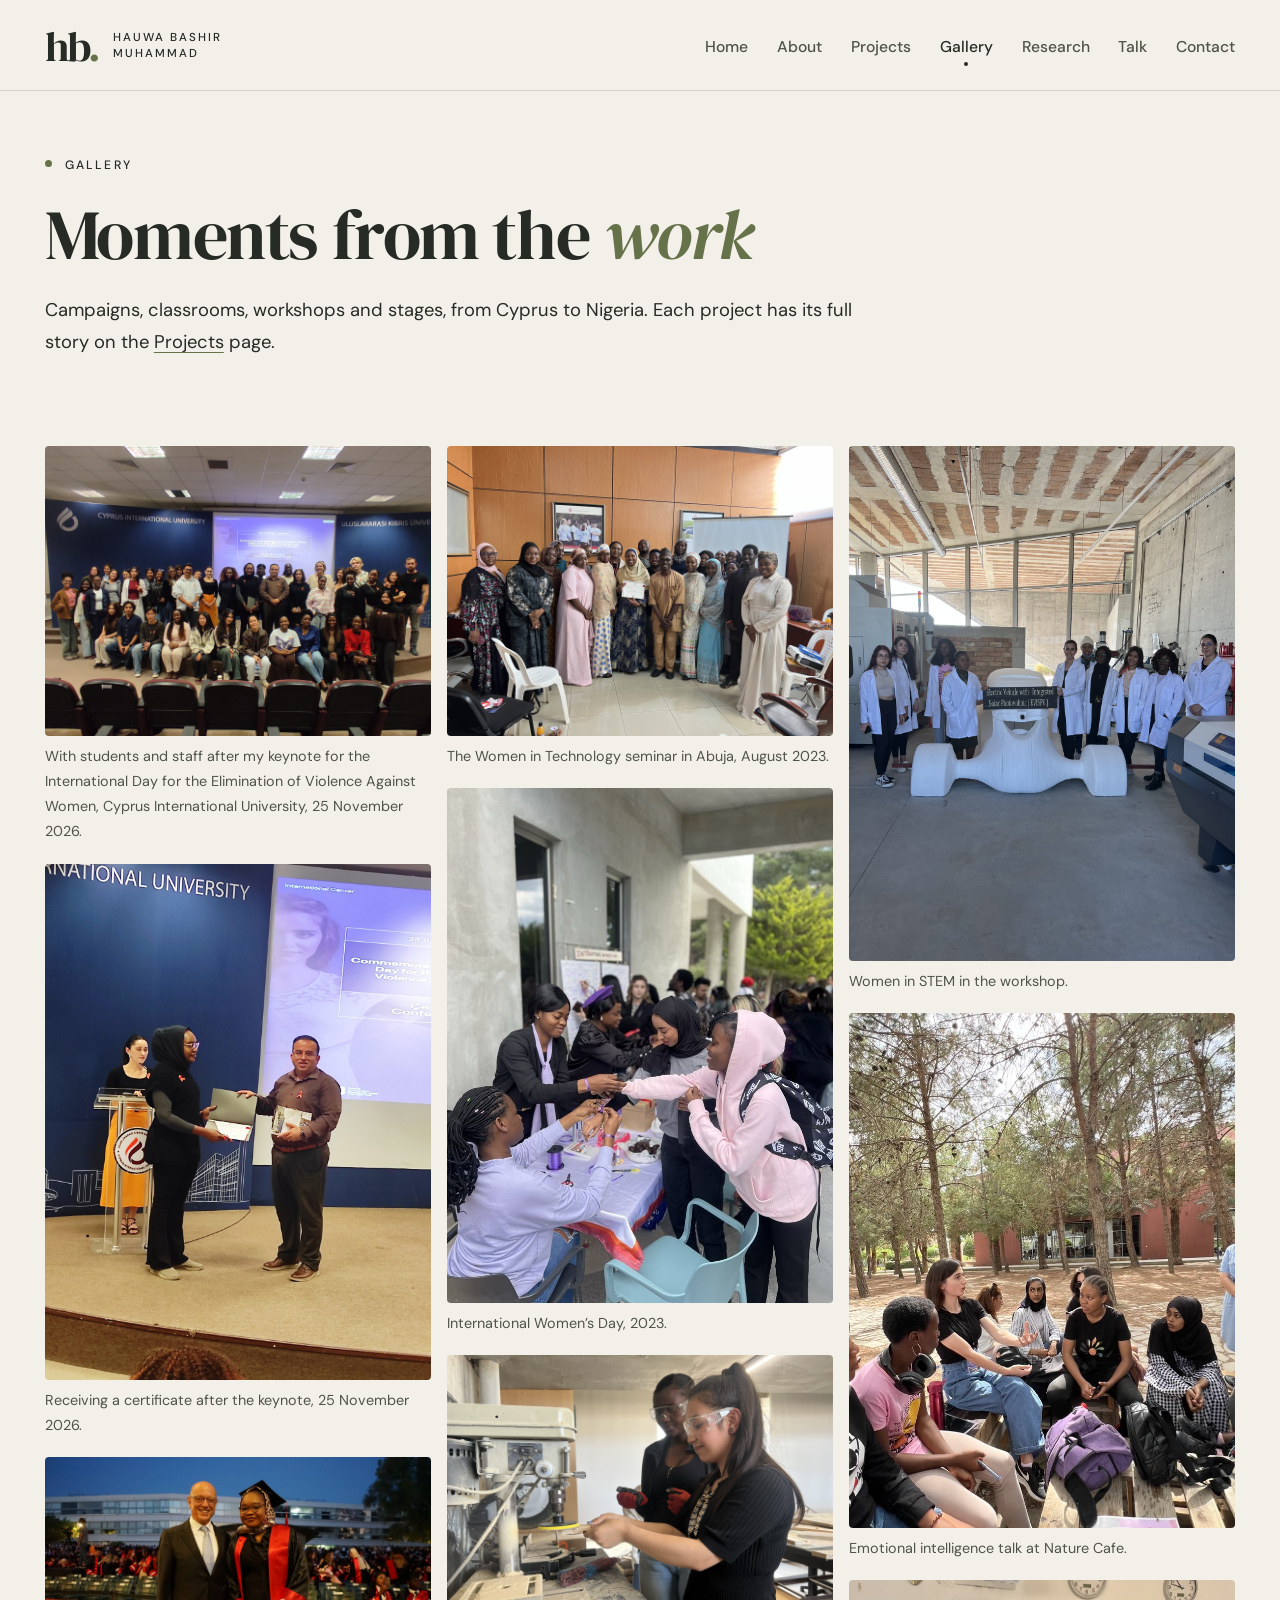
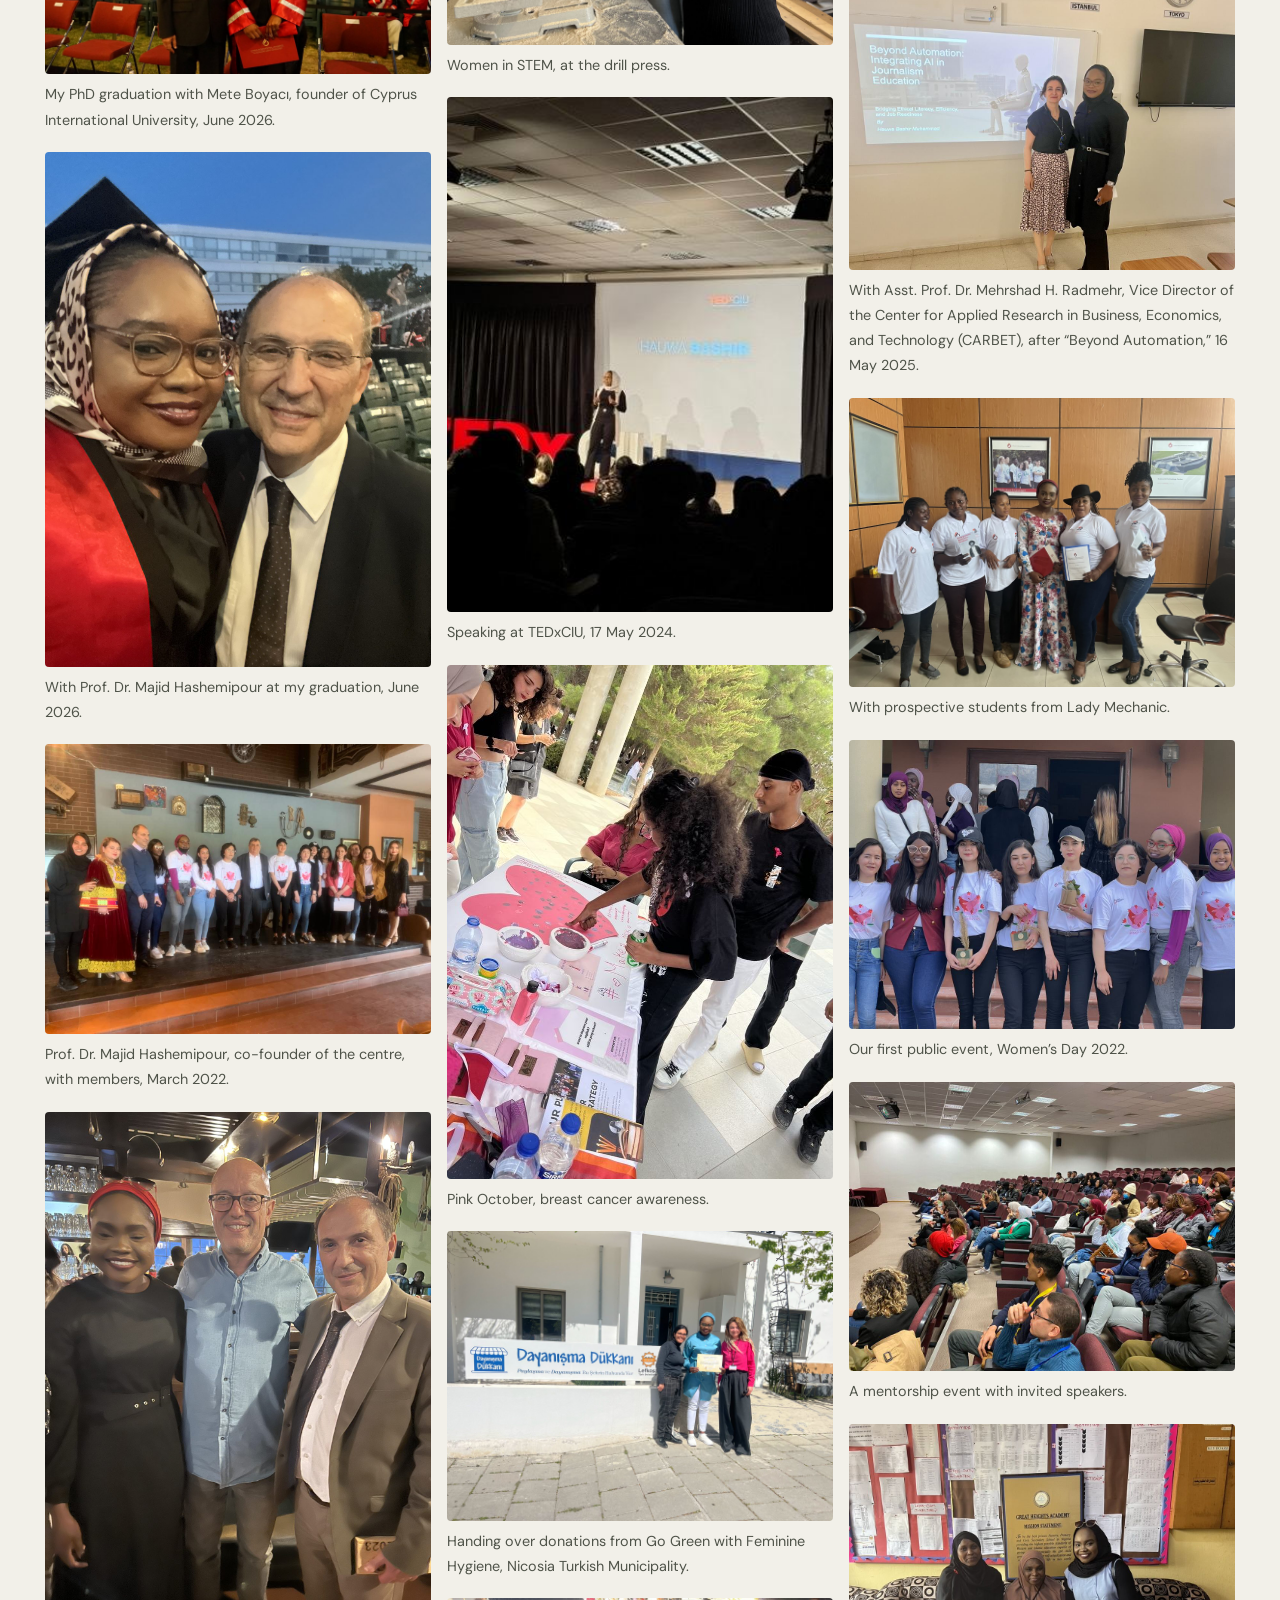
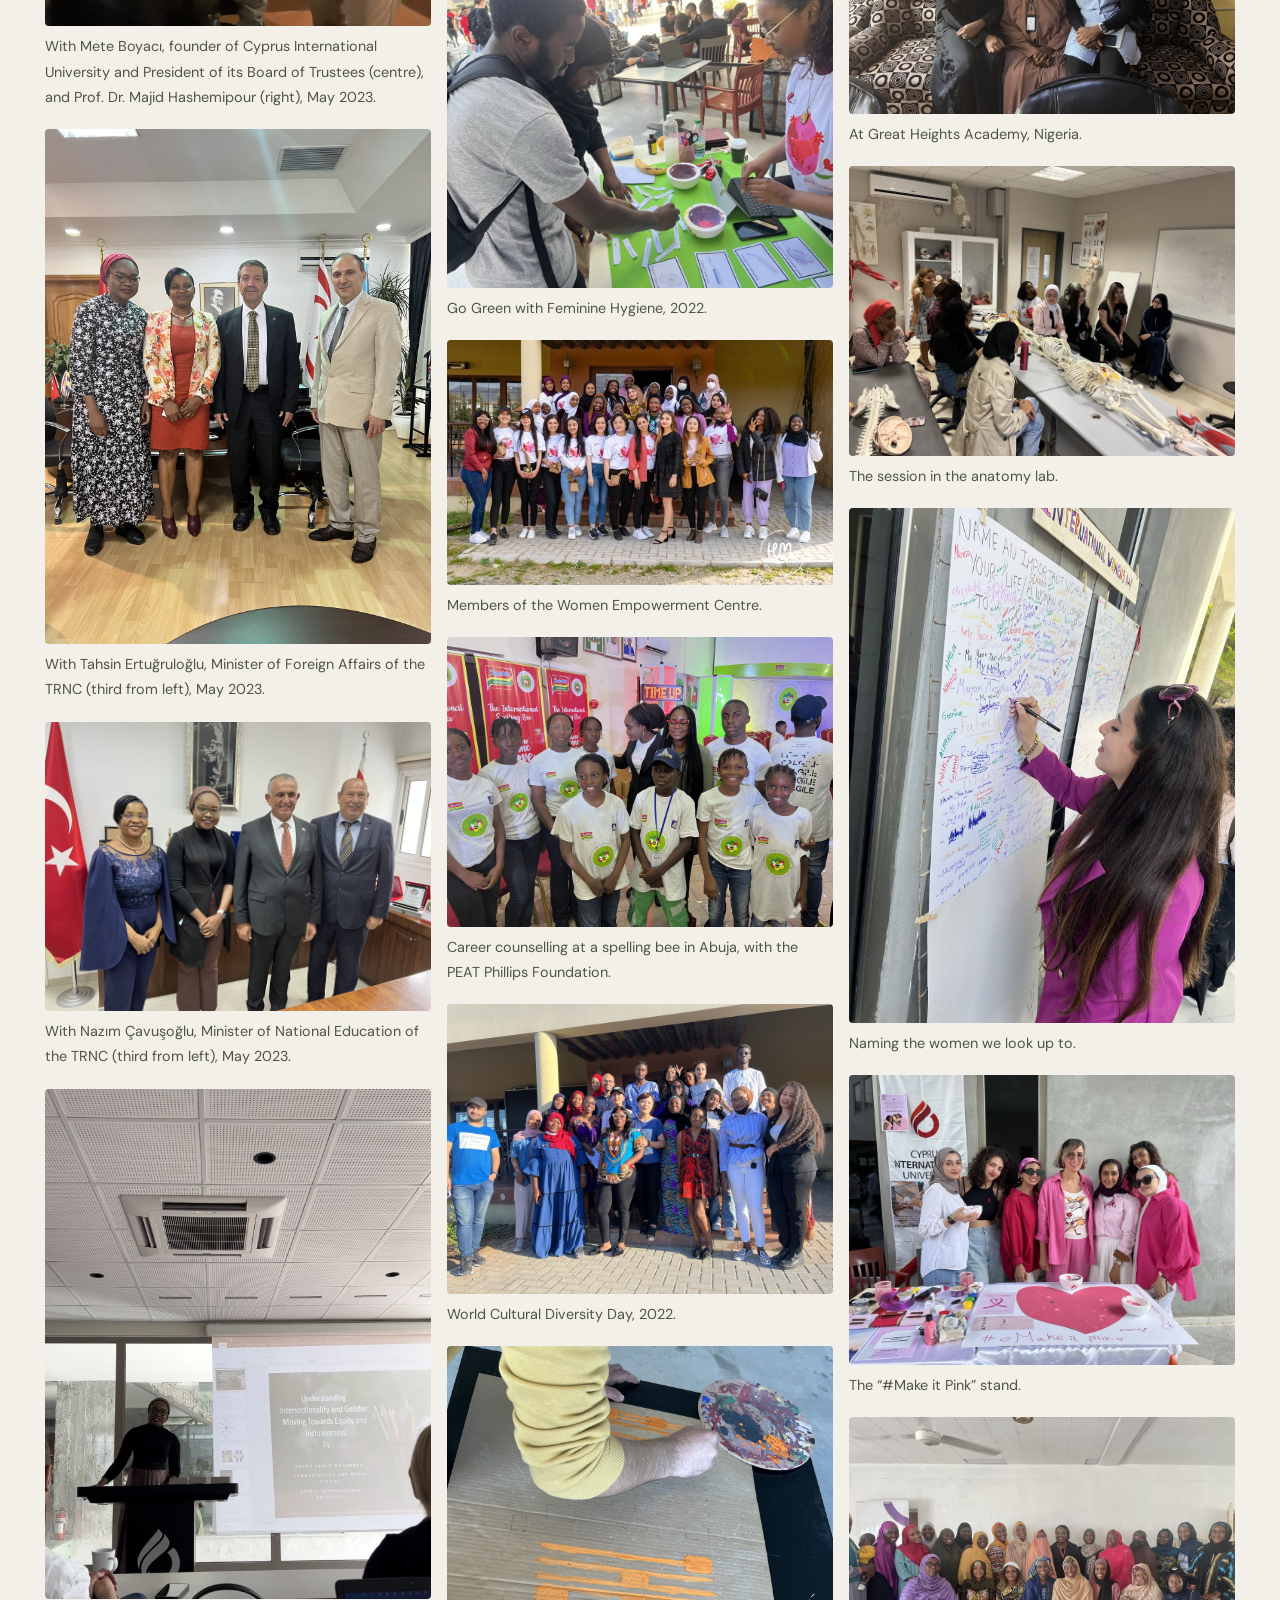
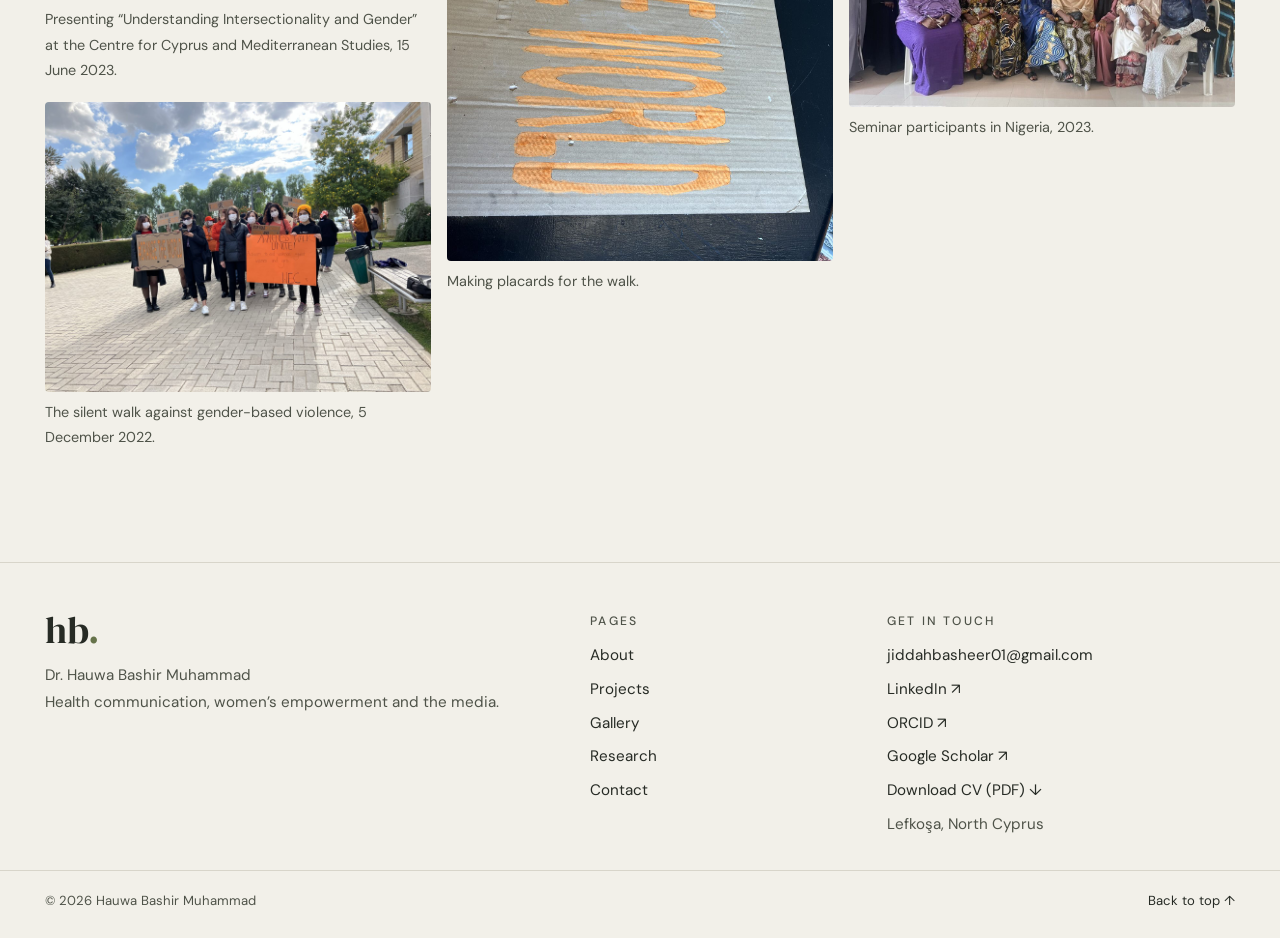
<file: gallery.html>
<!doctype html>
<html lang="en">
<head>
<meta charset="utf-8">
<meta name="viewport" content="width=device-width, initial-scale=1, viewport-fit=cover">
<title>Gallery · Hauwa Bashir Muhammad</title>
<meta name="description" content="Photographs from Dr. Hauwa Bashir Muhammad's work in Cyprus and Nigeria.">
<meta property="og:type" content="website">
<meta property="og:title" content="Gallery · Hauwa Bashir Muhammad">
<meta property="og:description" content="Photographs from Dr. Hauwa Bashir Muhammad's work in Cyprus and Nigeria.">
<meta property="og:url" content="https://drhauwabashir.com/gallery.html">
<meta property="og:image" content="https://drhauwabashir.com/img/web/headshot.jpg">
<meta name="twitter:card" content="summary">
<link rel="preconnect" href="https://fonts.googleapis.com">
<link rel="preconnect" href="https://fonts.gstatic.com" crossorigin>
<link rel="stylesheet" href="https://fonts.googleapis.com/css2?family=DM+Sans:opsz,wght@9..40,400;9..40,500;9..40,600&family=DM+Serif+Display:ital@0;1&display=swap">
<link rel="stylesheet" href="styles.css">
<style>:root{padding-top:env(safe-area-inset-top,0px);padding-bottom:env(safe-area-inset-bottom,0px)} img{max-width:100%}</style>
</head>
<body>

<header class="masthead" id="top">
  <div class="wrap">
    <a class="brand" href="index.html" aria-label="Hauwa Bashir Muhammad, home"><span class="mono">hb<i>.</i></span><span class="full">Hauwa Bashir<br>Muhammad</span></a>
    <nav aria-label="Site">
      <ul>
        <li><a href="index.html">Home</a></li>
        <li><a href="about.html">About</a></li>
        <li><a href="projects.html">Projects</a></li>
        <li><a href="gallery.html" aria-current="page">Gallery</a></li>
        <li><a href="publications.html">Research</a></li>
        <li><a href="index.html#talk">Talk</a></li>
        <li><a href="contact.html">Contact</a></li>
      </ul>
    </nav>
  </div>
</header>

<main>
  <div class="wrap">

    <section class="page-intro">
      <p class="eyebrow">Gallery</p>
      <h1>Moments from the <em>work</em></h1>
      <p class="lede">Campaigns, classrooms, workshops and stages, from Cyprus to Nigeria. Each project has its full story on the <a href="projects.html">Projects</a> page.</p>
    </section>

    <section aria-label="Photographs">
      <div class="masonry">
        <figure><img src="img/web/keynote-2026-group.jpg" alt="Hauwa with a large group of students and staff on the stage of the Çevik Uraz Conference Hall, under a screen reading Commemorating November 25th." width="1600" height="1200" loading="lazy"><figcaption>With students and staff after my keynote for the International Day for the Elimination of Violence Against Women, Cyprus International University, 25 November 2026.</figcaption></figure>
        <figure><img src="img/web/keynote-2026-certificate.jpg" alt="Hauwa on stage receiving a certificate folder, with the Cyprus International University backdrop behind her." width="1200" height="1603" loading="lazy"><figcaption>Receiving a certificate after the keynote, 25 November 2026.</figcaption></figure>
        <figure><img src="img/web/grad-boyaci.jpg" alt="Hauwa in her graduation gown, holding her diploma folder, standing with Mete Boyacı at the evening ceremony." width="1600" height="900" loading="lazy"><figcaption>My PhD graduation with Mete Boyacı, founder of Cyprus International University, June 2026.</figcaption></figure>
        <figure><img src="img/web/grad-majid.jpg" alt="Hauwa in her graduation cap and gown taking a selfie with Prof. Dr. Majid Hashemipour at the ceremony." width="1200" height="1600" loading="lazy"><figcaption>With Prof. Dr. Majid Hashemipour at my graduation, June 2026.</figcaption></figure>
        <figure><img src="img/web/majid-members-2022.jpg" alt="Prof. Dr. Majid Hashemipour with a large group of the centre's members in Women's Day T-shirts." width="1024" height="768" loading="lazy"><figcaption>Prof. Dr. Majid Hashemipour, co-founder of the centre, with members, March 2022.</figcaption></figure>
        <figure><img src="img/web/with-majid-2023.jpg" alt="Hauwa smiling beside Mete Boyacı and Prof. Dr. Majid Hashemipour at an evening event." width="1200" height="1600" loading="lazy"><figcaption>With Mete Boyacı, founder of Cyprus International University and President of its Board of Trustees (centre), and Prof. Dr. Majid Hashemipour (right), May 2023.</figcaption></figure>
        <figure><img src="img/web/with-foreign-minister-2023.jpg" alt="Hauwa standing with three others in an office in front of the flags of the TRNC and Türkiye, beside the Minister of Foreign Affairs." width="1200" height="1600" loading="lazy"><figcaption>With Tahsin Ertuğruloğlu, Minister of Foreign Affairs of the TRNC (third from left), May 2023.</figcaption></figure>
        <figure><img src="img/web/with-education-minister-2023.jpg" alt="Hauwa standing with three others in an office beside the flags of Türkiye and the TRNC, next to the Minister of National Education." width="1600" height="1200" loading="lazy"><figcaption>With Nazım Çavuşoğlu, Minister of National Education of the TRNC (third from left), May 2023.</figcaption></figure>
        <figure><img src="img/web/intersectionality-2023.jpg" alt="Hauwa at a lectern beside a projected title slide reading Understanding Intersectionality and Gender: Moving Towards Equity and Inclusiveness." width="1170" height="1547" loading="lazy"><figcaption>Presenting “Understanding Intersectionality and Gender” at the Centre for Cyprus and Mediterranean Studies, 15 June 2023.</figcaption></figure>
        <figure><img src="img/web/gbv-walk.jpg" alt="Students in orange carrying placards on the silent walk." width="1600" height="1200" loading="lazy"><figcaption>The silent walk against gender-based violence, 5 December 2022.</figcaption></figure>
        <figure><img src="img/web/ng-abuja-group.jpg" alt="A large group of seminar participants standing together in an office." width="1600" height="1200" loading="lazy"><figcaption>The Women in Technology seminar in Abuja, August 2023.</figcaption></figure>
        <figure><img src="img/web/iwd23-ribbons.jpg" alt="Students tying purple ribbons on each other's wrists." width="768" height="1024" loading="lazy"><figcaption>International Women’s Day, 2023.</figcaption></figure>
        <figure><img src="img/web/stem-drill.jpg" alt="A young woman in safety glasses at a drill press." width="1600" height="1200" loading="lazy"><figcaption>Women in STEM, at the drill press.</figcaption></figure>
        <figure><img src="img/web/tedx-stage.jpg" alt="Hauwa speaking on the TEDxCIU stage." width="360" height="480" loading="lazy"><figcaption>Speaking at TEDxCIU, 17 May 2024.</figcaption></figure>
        <figure><img src="img/web/pink-print.jpg" alt="Students pressing pink fingerprints onto a large heart." width="769" height="1024" loading="lazy"><figcaption>Pink October, breast cancer awareness.</figcaption></figure>
        <figure><img src="img/web/hyg-donation-handover.jpg" alt="Hauwa holding a thank-you certificate with two women outside the Dayanışma Dükkanı of the Nicosia Turkish Municipality." width="1600" height="1200" loading="lazy"><figcaption>Handing over donations from Go Green with Feminine Hygiene, Nicosia Turkish Municipality.</figcaption></figure>
        <figure><img src="img/web/hyg-ranking.jpg" alt="Students sorting cards for sanitary products at a green table." width="1024" height="768" loading="lazy"><figcaption>Go Green with Feminine Hygiene, 2022.</figcaption></figure>
        <figure><img src="img/web/centre-members.jpg" alt="Members of the centre in matching white T-shirts." width="750" height="475" loading="lazy"><figcaption>Members of the Women Empowerment Centre.</figcaption></figure>
        <figure><img src="img/web/ng-outreach-pupils.jpg" alt="Schoolchildren in matching T-shirts in front of a banner." width="1024" height="768" loading="lazy"><figcaption>Career counselling at a spelling bee in Abuja, with the PEAT Phillips Foundation.</figcaption></figure>
        <figure><img src="img/web/cdd-group.jpg" alt="Students in cultural dress outside a campus building." width="1024" height="768" loading="lazy"><figcaption>World Cultural Diversity Day, 2022.</figcaption></figure>
        <figure><img src="img/web/gbv-paint.jpg" alt="A hand painting orange letters onto a placard." width="1200" height="1600" loading="lazy"><figcaption>Making placards for the walk.</figcaption></figure>
        <figure><img src="img/web/stem-labcoats.jpg" alt="Young women in lab coats around a model car." width="1200" height="1600" loading="lazy"><figcaption>Women in STEM in the workshop.</figcaption></figure>
        <figure><img src="img/web/ei-circle.jpg" alt="Students sitting in a circle under pine trees." width="769" height="1024" loading="lazy"><figcaption>Emotional intelligence talk at Nature Cafe.</figcaption></figure>
        <figure><img src="img/web/talk-title.jpg" alt="Hauwa with Asst. Prof. Dr. Mehrshad H. Radmehr beside the title slide Beyond Automation." width="1024" height="768" loading="lazy"><figcaption>With Asst. Prof. Dr. Mehrshad H. Radmehr, Vice Director of the Center for Applied Research in Business, Economics, and Technology (CARBET), after “Beyond Automation,” 16 May 2025.</figcaption></figure>
        <figure><img src="img/web/ng-lady-mechanic-1.jpg" alt="Women in CIU and Lady Mechanic shirts holding CIU folders." width="1600" height="1200" loading="lazy"><figcaption>With prospective students from Lady Mechanic.</figcaption></figure>
        <figure><img src="img/web/iwd-front.jpg" alt="Women in matching Women's Day T-shirts." width="1024" height="768" loading="lazy"><figcaption>Our first public event, Women’s Day 2022.</figcaption></figure>
        <figure><img src="img/web/mentor-hall.jpg" alt="A full lecture hall listening to a speaker." width="1024" height="768" loading="lazy"><figcaption>A mentorship event with invited speakers.</figcaption></figure>
        <figure><img src="img/web/ng-school-great-heights.jpg" alt="Three women seated in a school office." width="1024" height="769" loading="lazy"><figcaption>At Great Heights Academy, Nigeria.</figcaption></figure>
        <figure><img src="img/web/hyg-anatomy.jpg" alt="Students around anatomical models in a lab." width="1600" height="1200" loading="lazy"><figcaption>The session in the anatomy lab.</figcaption></figure>
        <figure><img src="img/web/iwd23-board.jpg" alt="A student writing names of important women on a board." width="1200" height="1600" loading="lazy"><figcaption>Naming the women we look up to.</figcaption></figure>
        <figure><img src="img/web/pink-team.jpg" alt="The team in pink behind a stand with a pink heart." width="1024" height="768" loading="lazy"><figcaption>The “#Make it Pink” stand.</figcaption></figure>
        <figure><img src="img/web/ng-seminar-group.jpg" alt="A large group of women seated and standing for a photo." width="1024" height="769" loading="lazy"><figcaption>Seminar participants in Nigeria, 2023.</figcaption></figure>
      </div>
    </section>

  </div>
</main>

<footer class="site">
  <div class="wrap footer-grid">
    <div class="footer-brand">
      <a class="mono" href="index.html" aria-label="Home">hb<i>.</i></a>
      <p>Dr. Hauwa Bashir Muhammad<br>Health communication, women’s empowerment and the media.</p>
    </div>
    <div>
      <p class="label">Pages</p>
      <ul>
        <li><a href="about.html">About</a></li>
        <li><a href="projects.html">Projects</a></li>
        <li><a href="gallery.html">Gallery</a></li>
        <li><a href="publications.html">Research</a></li>
        <li><a href="contact.html">Contact</a></li>
      </ul>
    </div>
    <div>
      <p class="label">Get in touch</p>
      <ul>
        <li><a href="mailto:jiddahbasheer01@gmail.com">jiddahbasheer01@gmail.com</a></li>
        <li><a href="https://www.linkedin.com/in/hauwabashir-3b40b3164" target="_blank" rel="noopener">LinkedIn ↗</a></li>
        <li><a href="https://orcid.org/0000-0002-2622-1915" target="_blank" rel="noopener">ORCID ↗</a></li>
        <li><a href="https://scholar.google.com/citations?user=jWDBSssAAAAJ&amp;hl=en" target="_blank" rel="noopener">Google Scholar ↗</a></li>
        <li><a href="Dr_Hauwa_Bashir_Muhammad_CV.pdf" download>Download CV (PDF) ↓</a></li>
        <li>Lefkoşa, North Cyprus</li>
      </ul>
    </div>
  </div>
  <div class="wrap footer-base"><span>© 2026 Hauwa Bashir Muhammad</span><a href="#top">Back to top ↑</a></div>
</footer>
<script src="motion.js" defer></script>
</body>
</html>
</file>
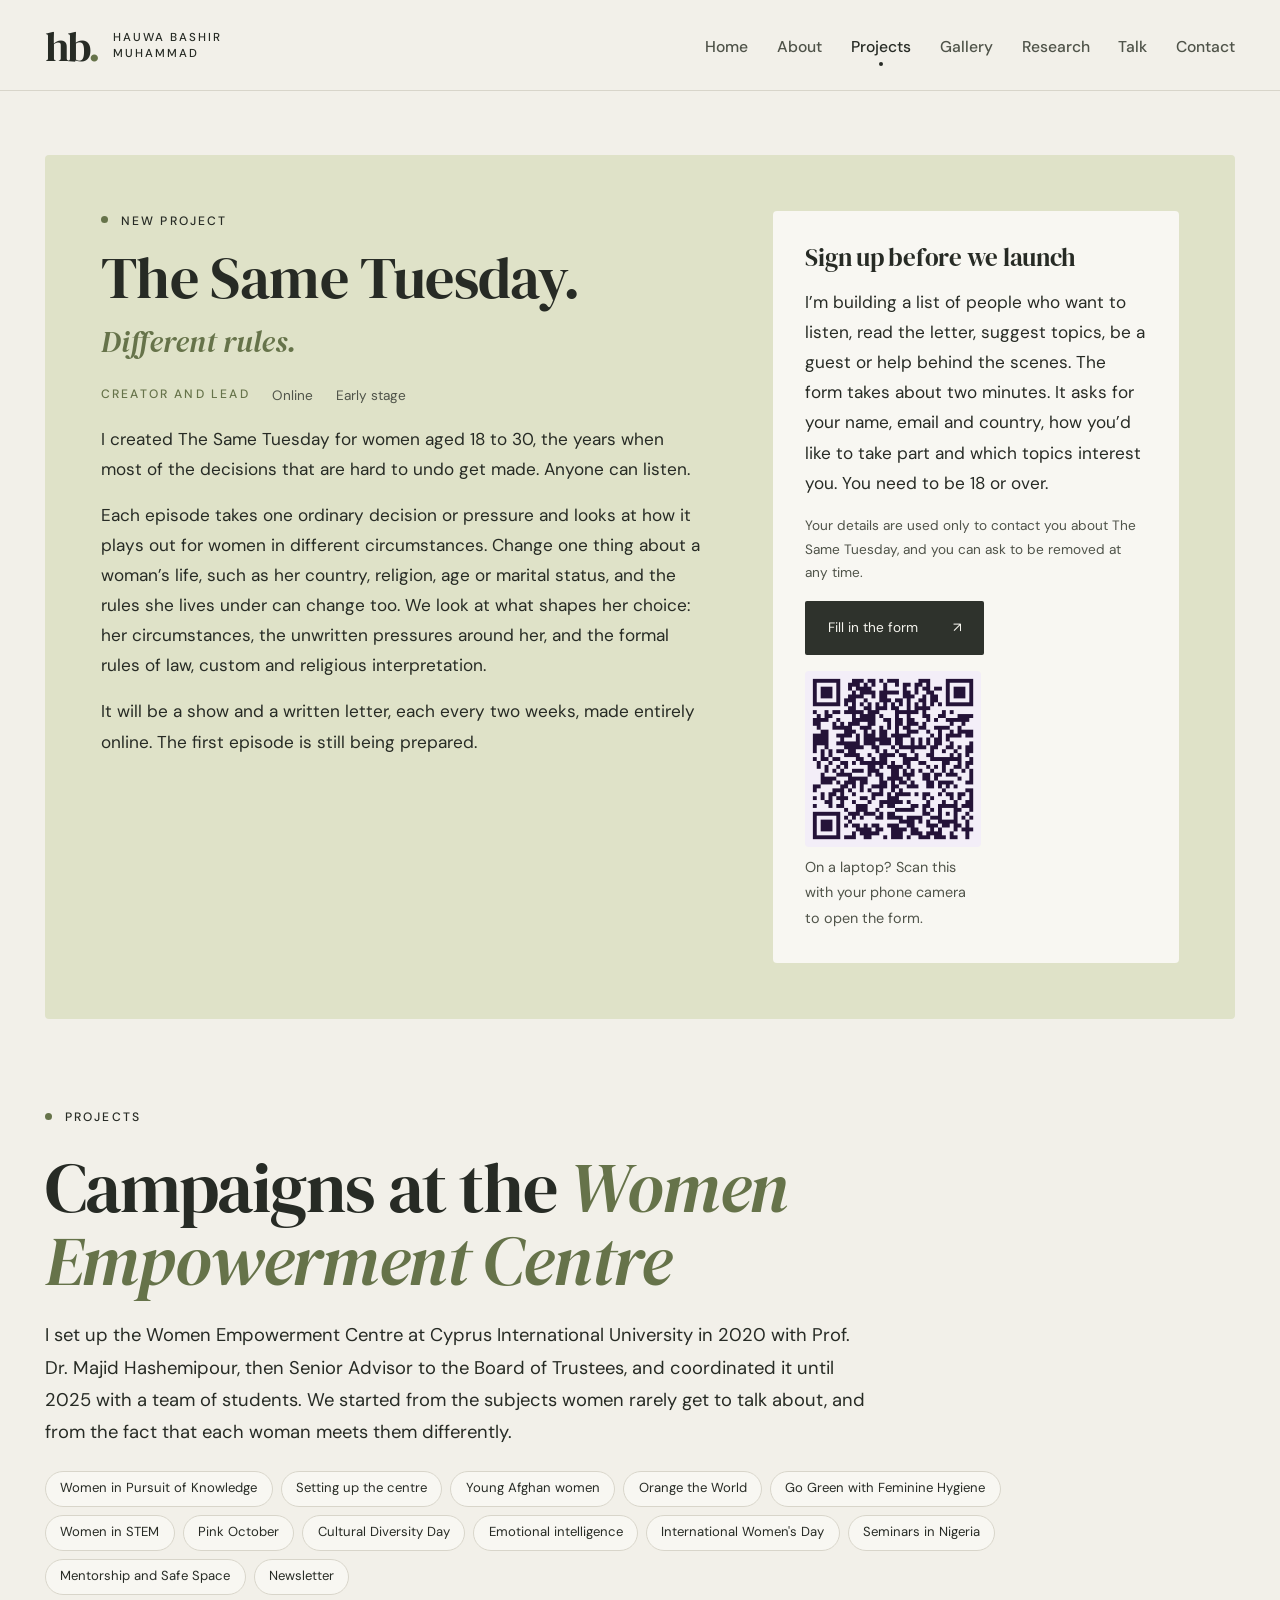
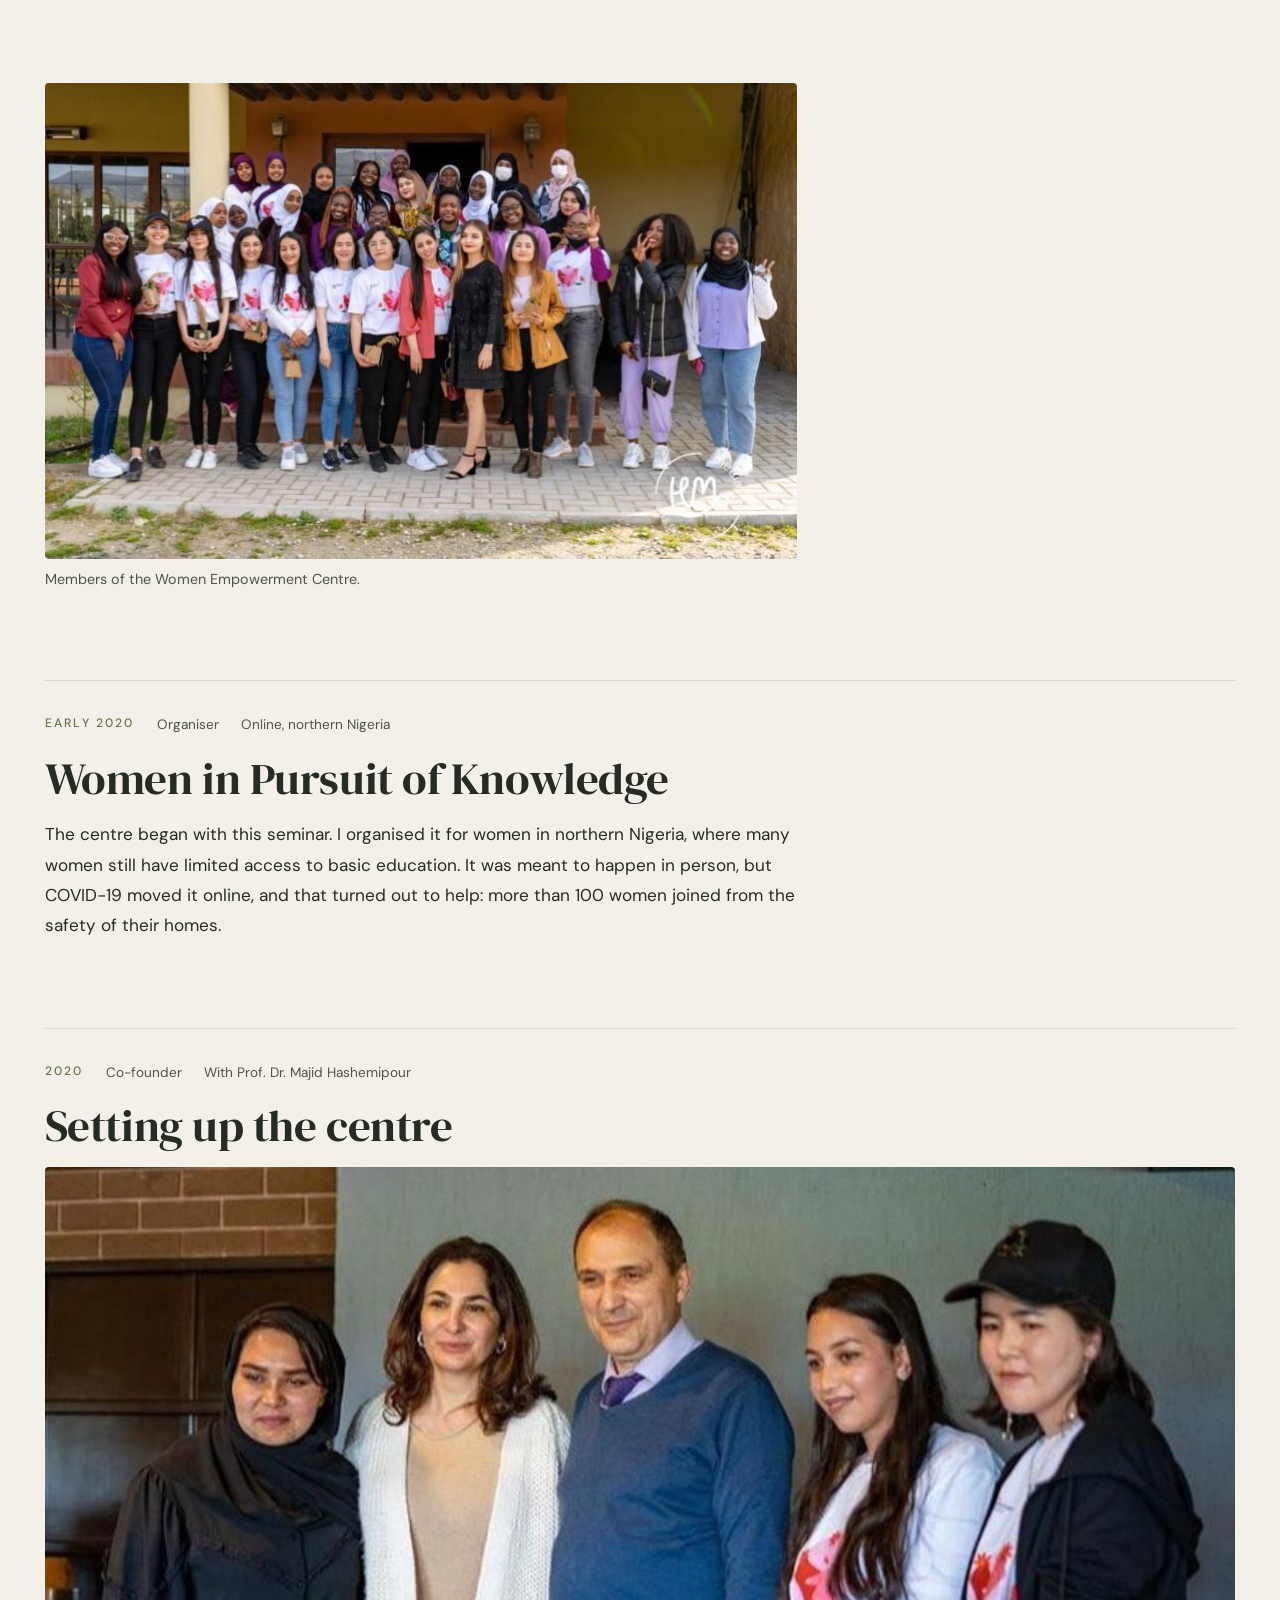
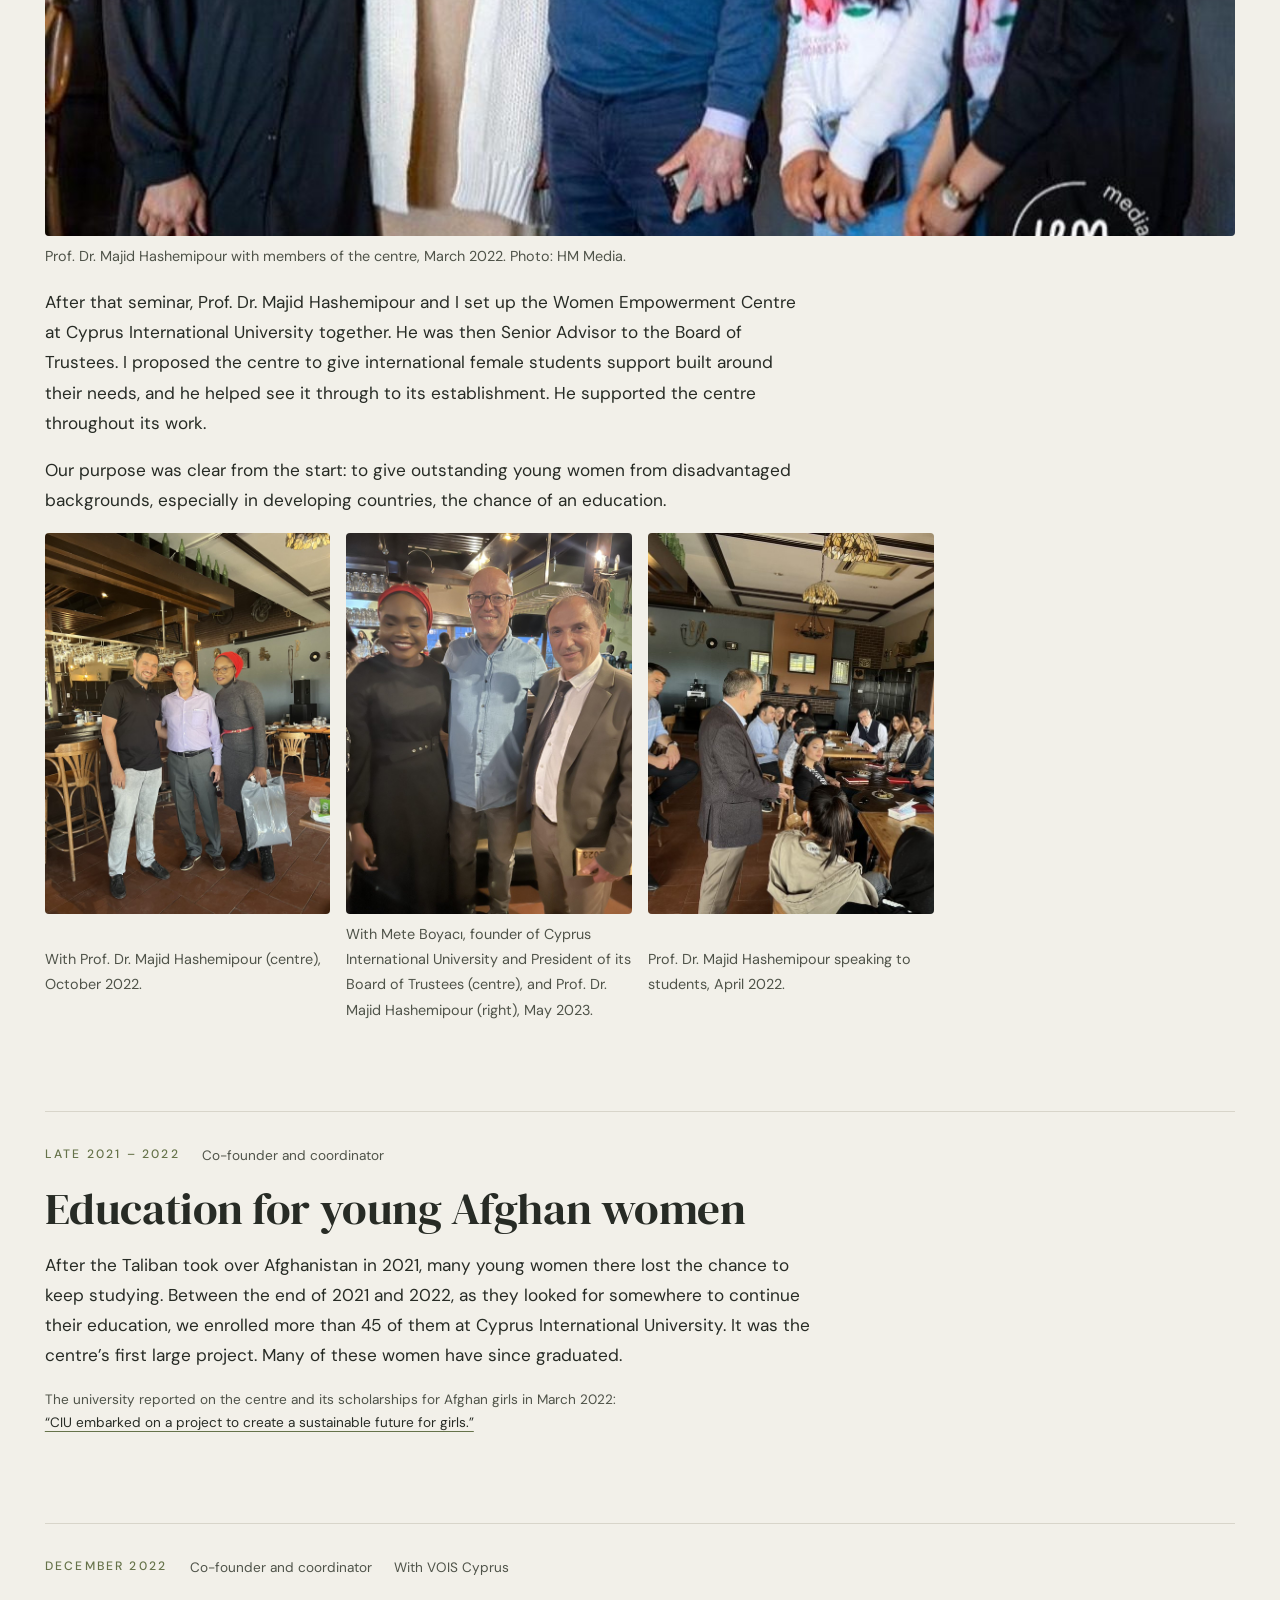
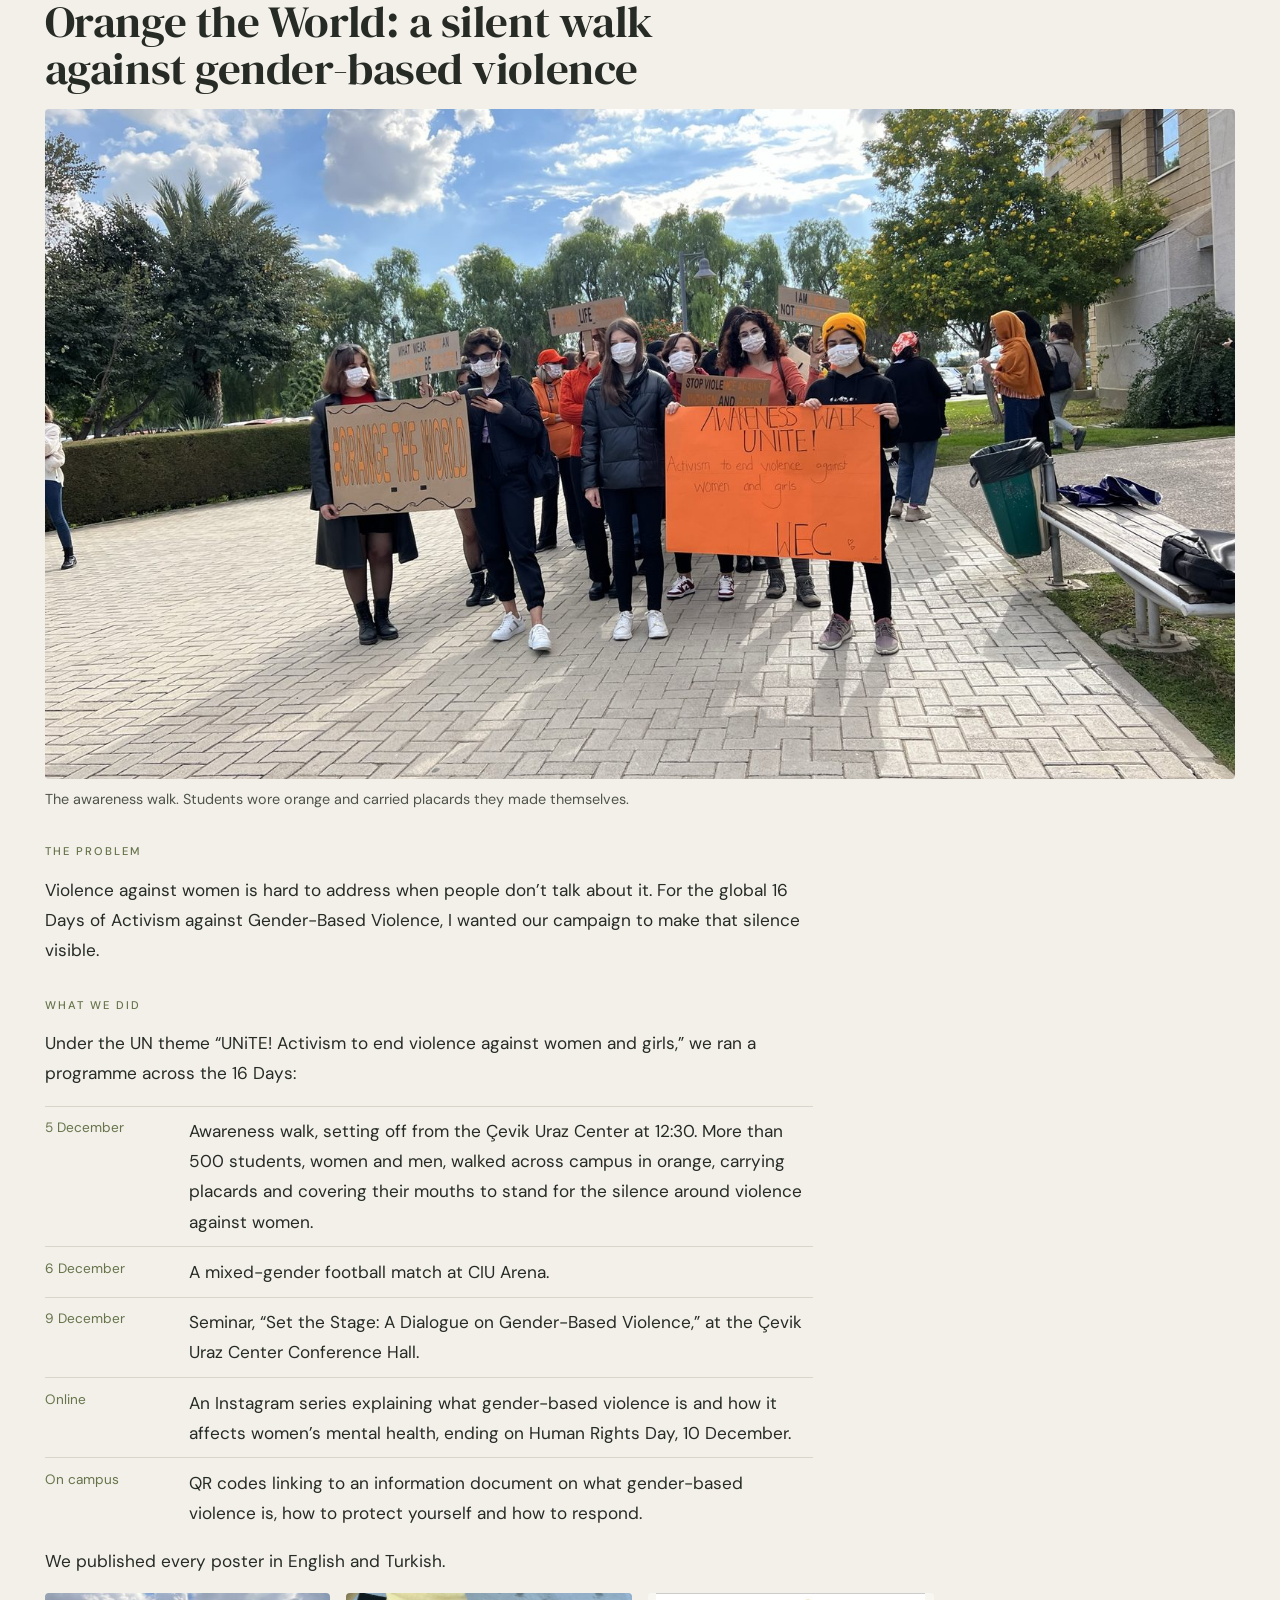
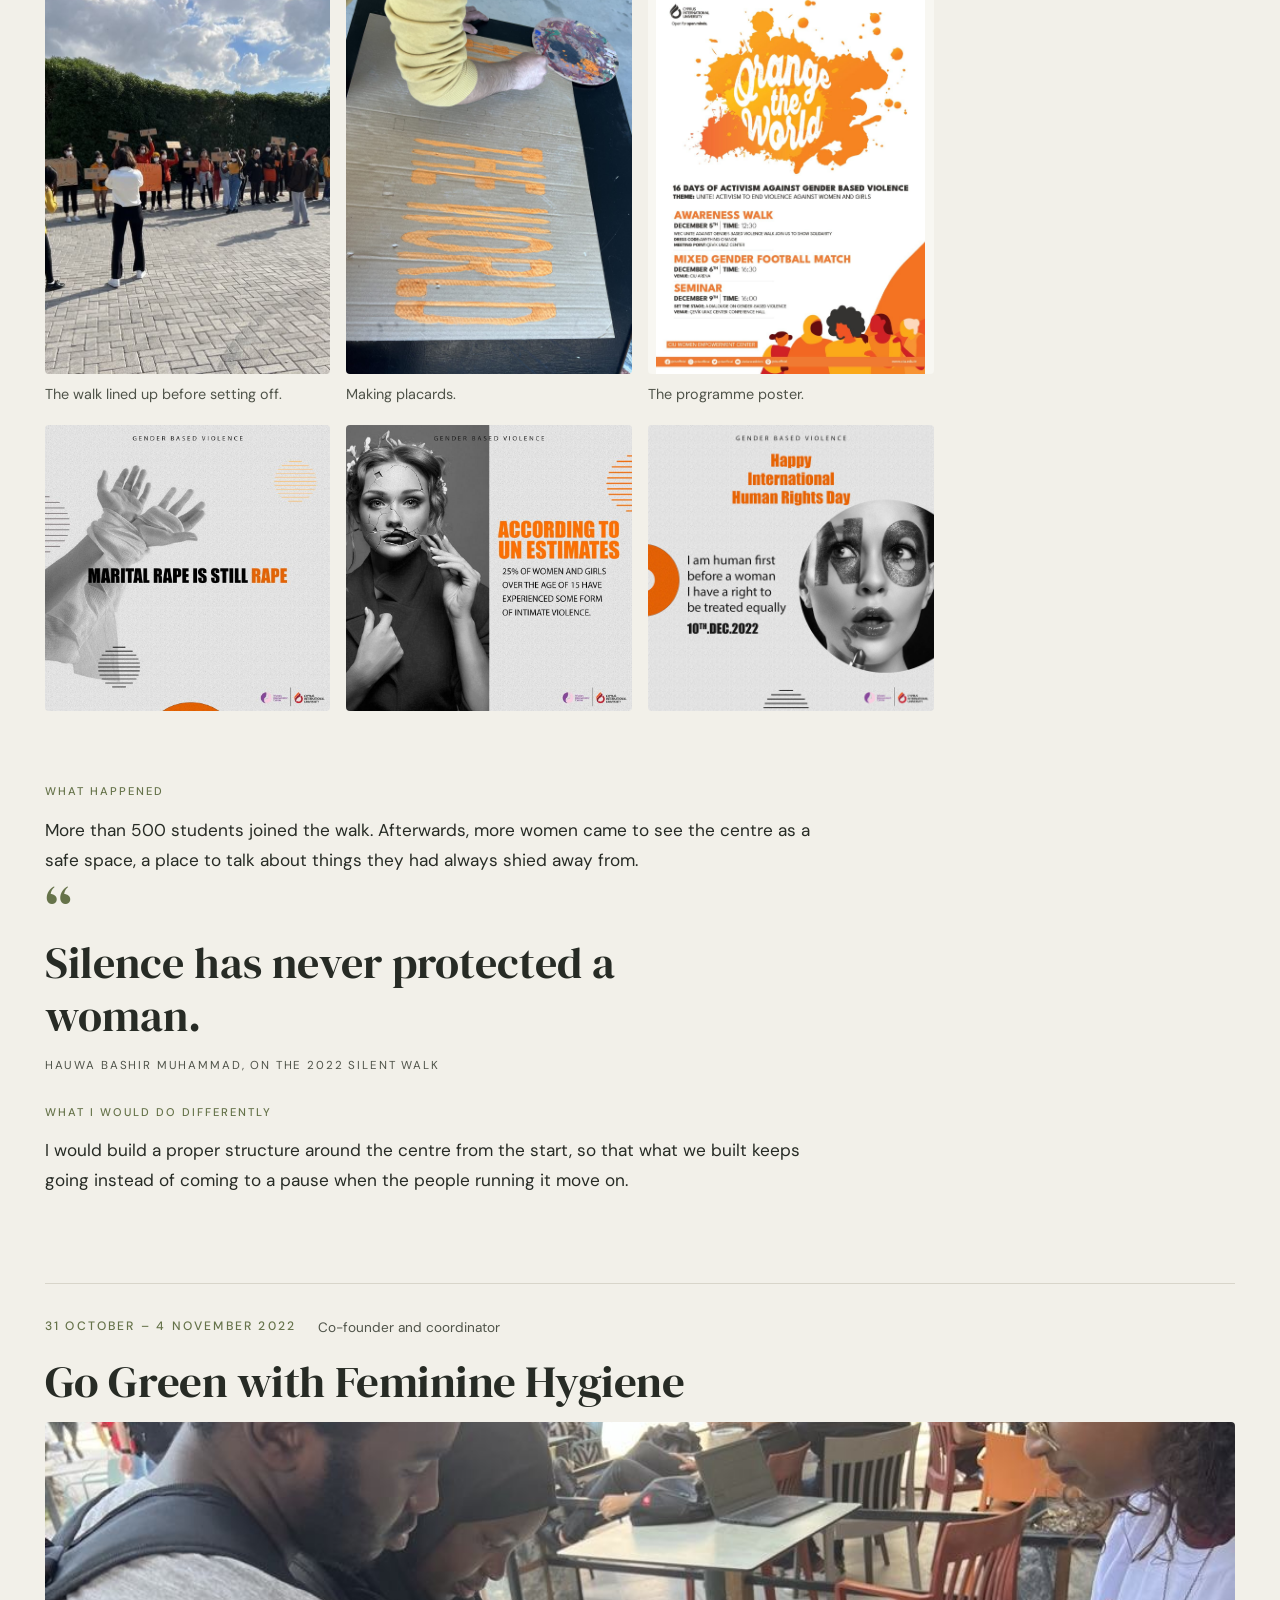
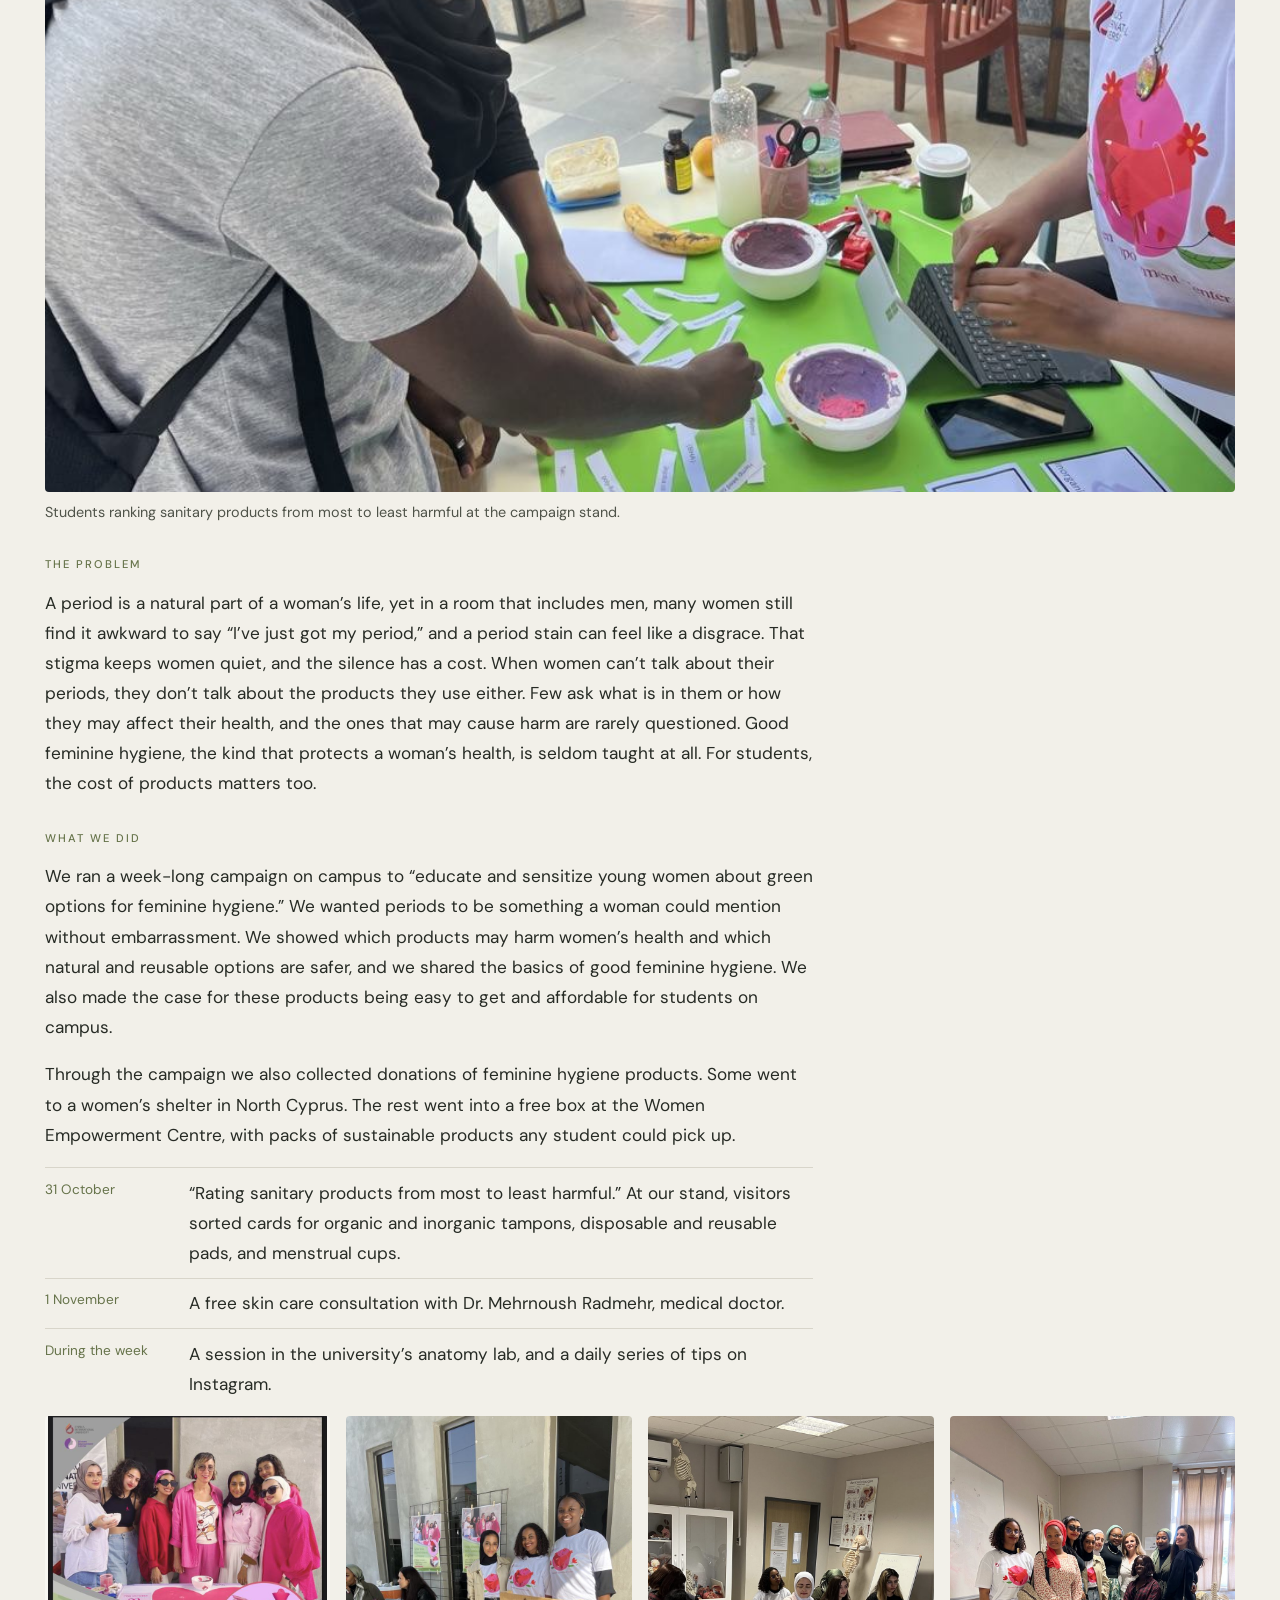
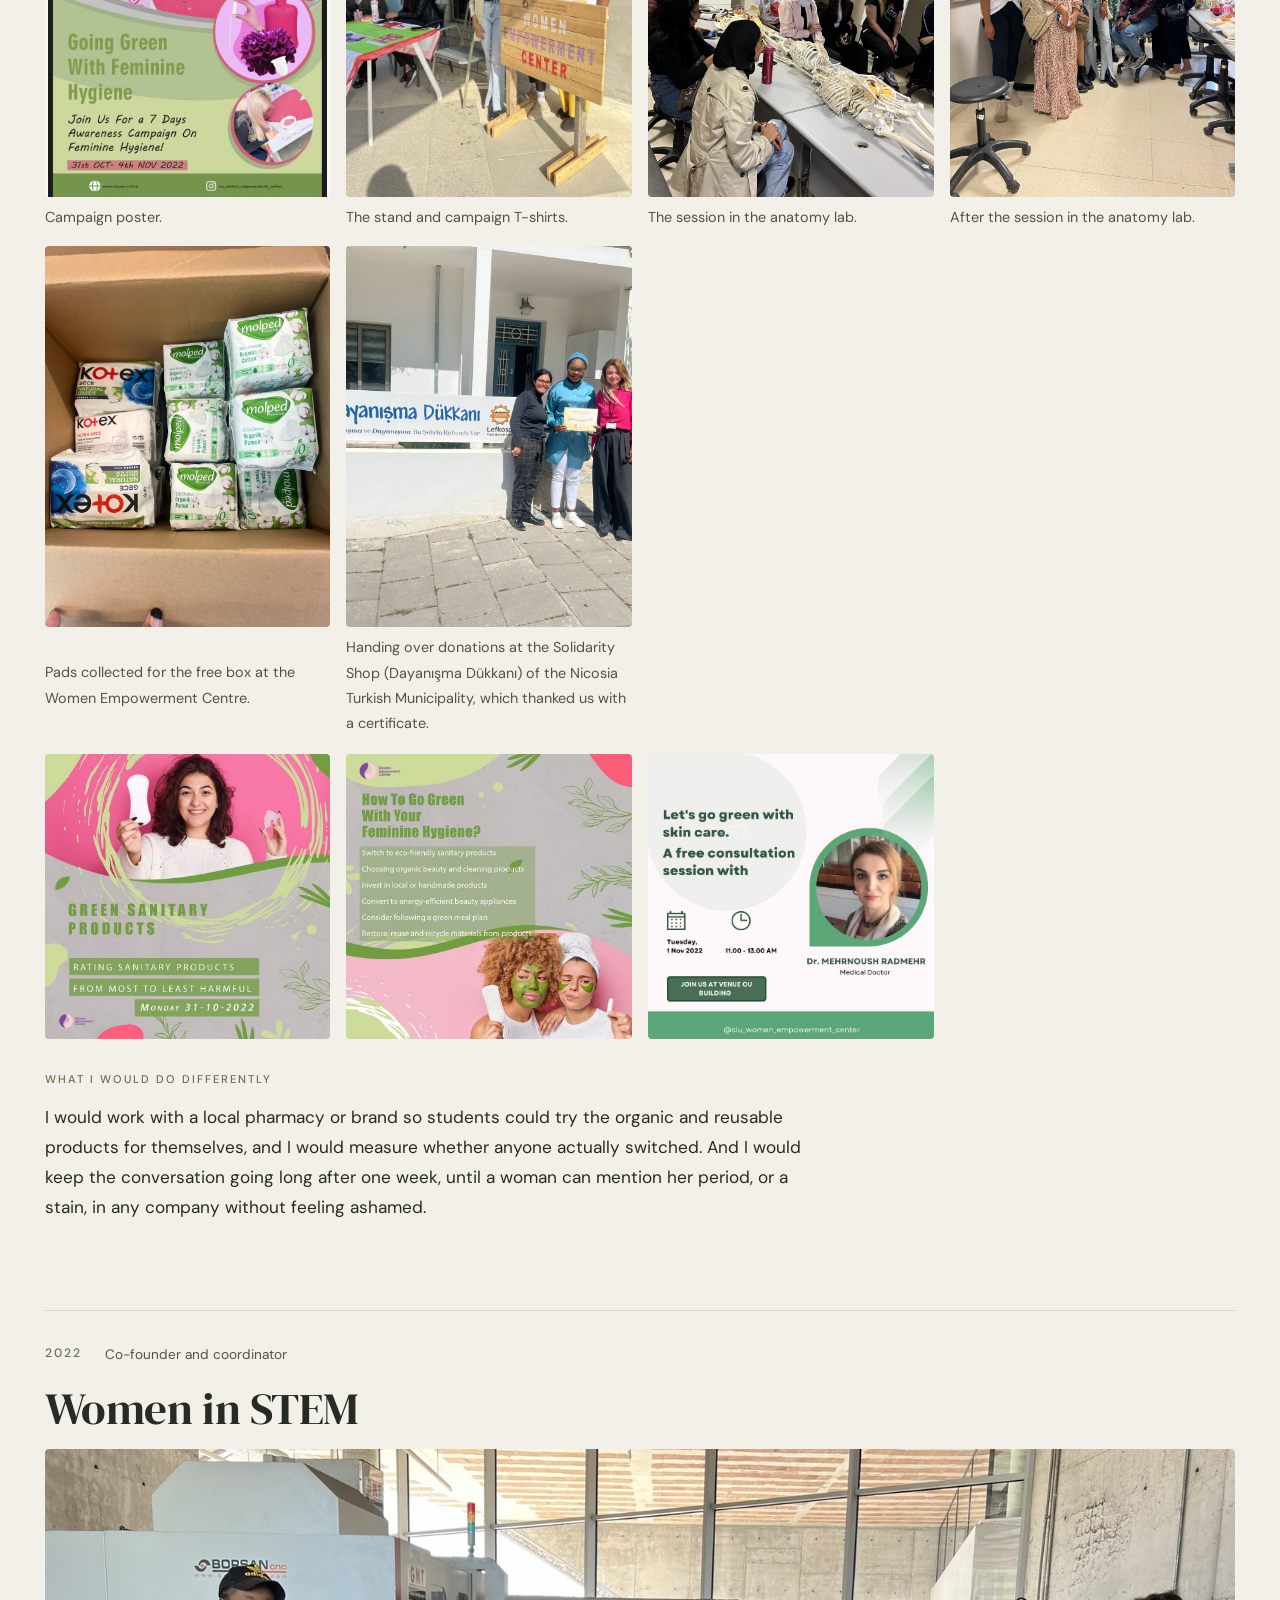
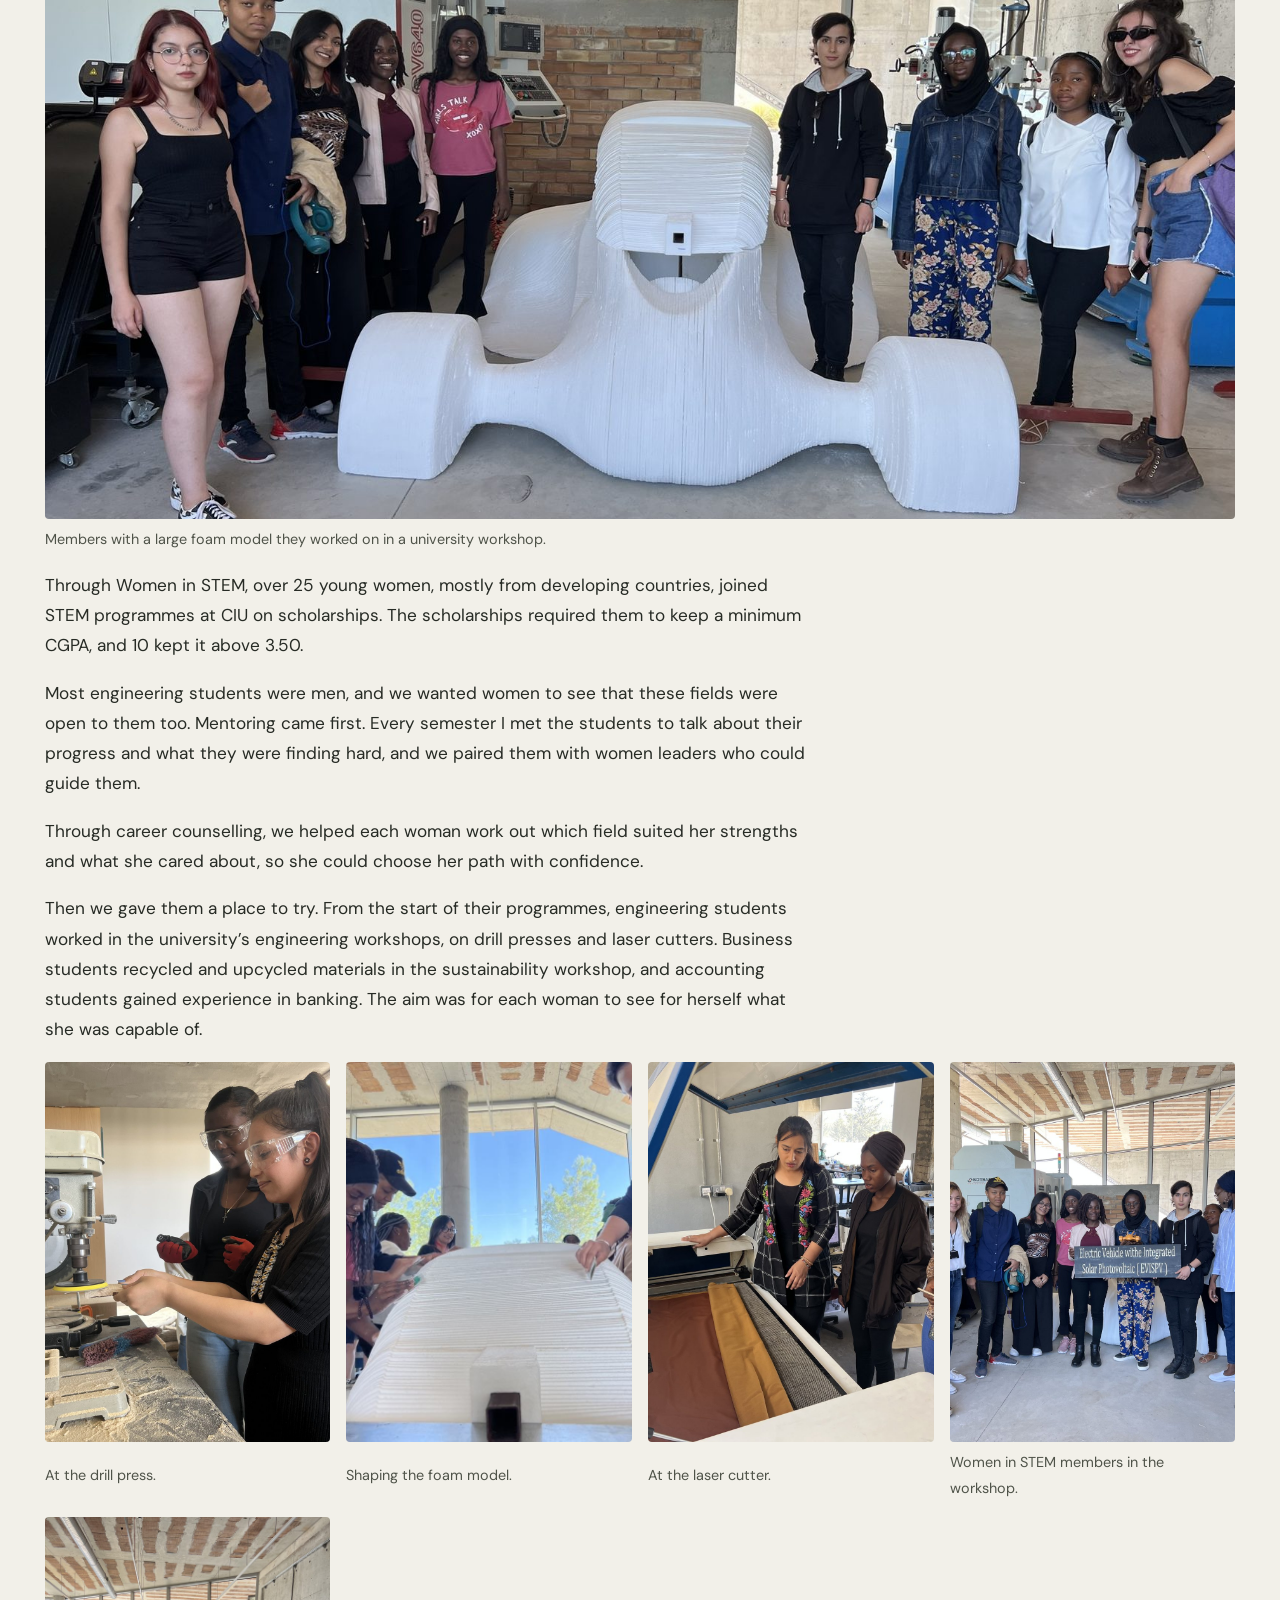
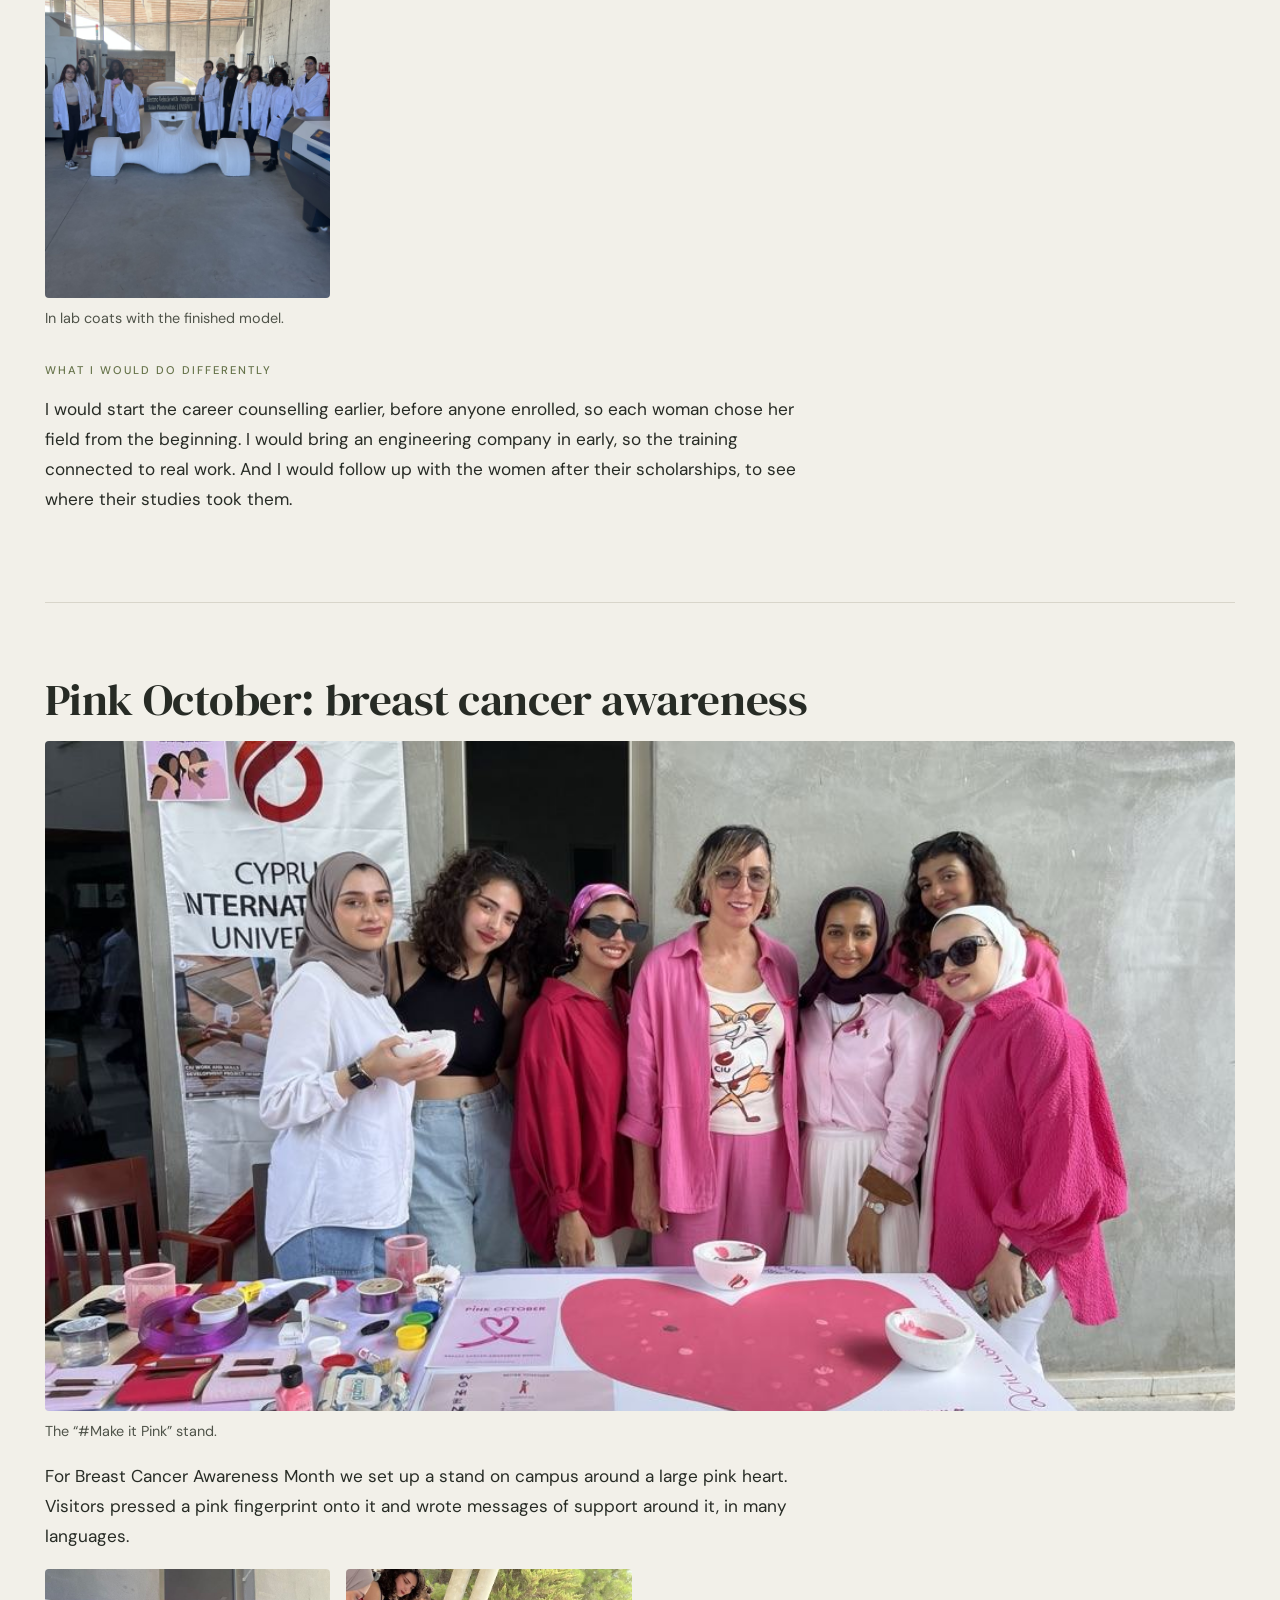
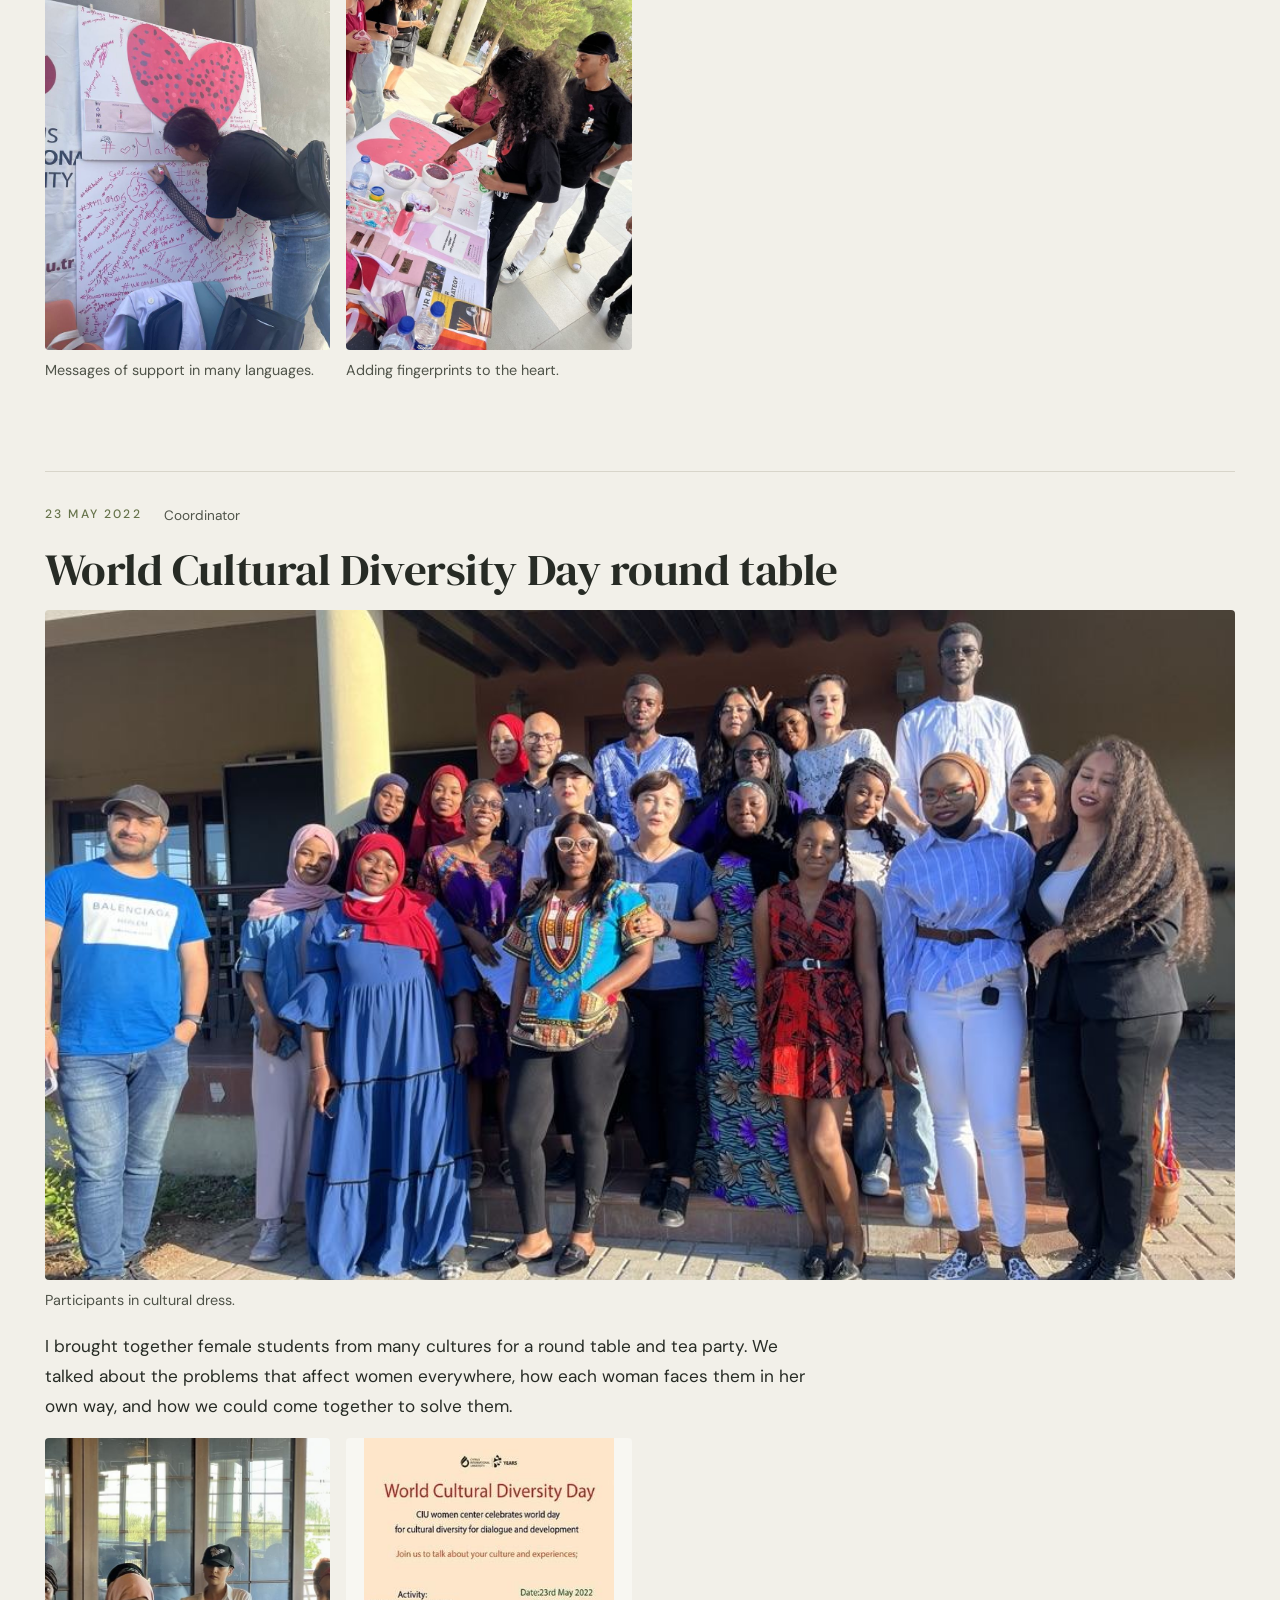
<file: projects.html>
<!doctype html>
<html lang="en">
<head>
<meta charset="utf-8">
<meta name="viewport" content="width=device-width, initial-scale=1, viewport-fit=cover">
<title>Projects · Hauwa Bashir Muhammad</title>
<meta name="description" content="The Same Tuesday, a new project created by Dr. Hauwa Bashir Muhammad, and her campaigns at the CIU Women Empowerment Centre, 2020 to 2025.">
<meta property="og:type" content="website">
<meta property="og:title" content="Projects · Hauwa Bashir Muhammad">
<meta property="og:description" content="The Same Tuesday, a new project created by Dr. Hauwa Bashir Muhammad, and her campaigns at the CIU Women Empowerment Centre, 2020 to 2025.">
<meta property="og:url" content="https://drhauwabashir.com/projects.html">
<meta property="og:image" content="https://drhauwabashir.com/img/web/headshot.jpg">
<meta name="twitter:card" content="summary">
<link rel="preconnect" href="https://fonts.googleapis.com">
<link rel="preconnect" href="https://fonts.gstatic.com" crossorigin>
<link rel="stylesheet" href="https://fonts.googleapis.com/css2?family=DM+Sans:opsz,wght@9..40,400;9..40,500;9..40,600&family=DM+Serif+Display:ital@0;1&display=swap">
<link rel="stylesheet" href="styles.css">
<style>:root{padding-top:env(safe-area-inset-top,0px);padding-bottom:env(safe-area-inset-bottom,0px)} img{max-width:100%}</style>
</head>
<body>

<header class="masthead" id="top">
  <div class="wrap">
    <a class="brand" href="index.html" aria-label="Hauwa Bashir Muhammad, home"><span class="mono">hb<i>.</i></span><span class="full">Hauwa Bashir<br>Muhammad</span></a>
    <nav aria-label="Site">
      <ul>
        <li><a href="index.html">Home</a></li>
        <li><a href="about.html">About</a></li>
        <li><a href="projects.html" aria-current="page">Projects</a></li>
        <li><a href="gallery.html">Gallery</a></li>
        <li><a href="publications.html">Research</a></li>
        <li><a href="index.html#talk">Talk</a></li>
        <li><a href="contact.html">Contact</a></li>
      </ul>
    </nav>
  </div>
</header>

<main>
  <div class="wrap">

    <section class="st-panel" id="same-tuesday" aria-labelledby="st-name">
      <div class="st-about">
        <p class="eyebrow">New project</p>
        <h2 id="st-name">The Same Tuesday.</h2>
        <p class="st-tagline">Different rules.</p>
        <div class="meta"><span class="label">Creator and lead</span><span>Online</span><span>Early stage</span></div>
        <p>I created The Same Tuesday for women aged 18 to 30, the years when most of the decisions that are hard to undo get made. Anyone can listen.</p>
        <p>Each episode takes one ordinary decision or pressure and looks at how it plays out for women in different circumstances. Change one thing about a woman’s life, such as her country, religion, age or marital status, and the rules she lives under can change too. We look at what shapes her choice: her circumstances, the unwritten pressures around her, and the formal rules of law, custom and religious interpretation.</p>
        <p>It will be a show and a written letter, each every two weeks, made entirely online. The first episode is still being prepared.</p>
      </div>
      <div class="st-signup">
        <h3>Sign up before we launch</h3>
        <p>I’m building a list of people who want to listen, read the letter, suggest topics, be a guest or help behind the scenes. The form takes about two minutes. It asks for your name, email and country, how you’d like to take part and which topics interest you. You need to be 18 or over.</p>
        <p class="small-note">Your details are used only to contact you about The Same Tuesday, and you can ask to be removed at any time.</p>
        <a class="btn" href="https://docs.google.com/forms/d/e/1FAIpQLScjG7p_repqd9JSnUD99NRxYgI8LmQuSvP701-MYbftIwq5IA/viewform" target="_blank" rel="noopener">Fill in the form <span aria-hidden="true">↗</span></a>
        <figure class="st-qr">
          <img src="img/web/same-tuesday-signup-qr.png" alt="QR code that opens the sign-up form for The Same Tuesday." width="720" height="720" loading="lazy">
          <figcaption>On a laptop? Scan this with your phone camera to open the form.</figcaption>
        </figure>
      </div>
    </section>

    <section class="page-intro">
      <p class="eyebrow">Projects</p>
      <h1>Campaigns at the <em>Women Empowerment Centre</em></h1>
      <p class="lede">I set up the Women Empowerment Centre at Cyprus International University in 2020 with Prof. Dr. Majid Hashemipour, then Senior Advisor to the Board of Trustees, and coordinated it until 2025 with a team of students. We started from the subjects women rarely get to talk about, and from the fact that each woman meets them differently.</p>
      <ul class="index-chips" aria-label="Jump to a campaign">
        <li><a href="#pursuit">Women in Pursuit of Knowledge</a></li>
        <li><a href="#founding">Setting up the centre</a></li>
        <li><a href="#afghan">Young Afghan women</a></li>
        <li><a href="#orange">Orange the World</a></li>
        <li><a href="#green">Go Green with Feminine Hygiene</a></li>
        <li><a href="#stem">Women in STEM</a></li>
        <li><a href="#pink">Pink October</a></li>
        <li><a href="#diversity">Cultural Diversity Day</a></li>
        <li><a href="#ei">Emotional intelligence</a></li>
        <li><a href="#iwd">International Women's Day</a></li>
        <li><a href="#nigeria">Seminars in Nigeria</a></li>
        <li><a href="#circles">Mentorship and Safe Space</a></li>
        <li><a href="#newsletter">Newsletter</a></li>
      </ul>
    </section>

    <figure class="lead-photo small">
      <img src="img/web/centre-members.jpg" alt="A large group of the centre's members in matching white T-shirts with a red heart, standing together outdoors." width="750" height="475" loading="lazy">
      <figcaption>Members of the Women Empowerment Centre.</figcaption>
    </figure>

    <article class="case-wide" id="pursuit">
      <div class="meta"><span class="label">Early 2020</span><span>Organiser</span><span>Online, northern Nigeria</span></div>
      <h2>Women in Pursuit of Knowledge</h2>
      <p>The centre began with this seminar. I organised it for women in northern Nigeria, where many women still have limited access to basic education. It was meant to happen in person, but COVID-19 moved it online, and that turned out to help: more than 100 women joined from the safety of their homes.</p>
    </article>

    <article class="case-wide" id="founding">
      <div class="meta"><span class="label">2020</span><span>Co-founder</span><span>With Prof. Dr. Majid Hashemipour</span></div>
      <h2>Setting up the centre</h2>
      <figure class="lead-photo">
        <img src="img/web/majid-centre-group.jpg" alt="Prof. Dr. Majid Hashemipour standing with four women from the centre, two of them in the centre's Women's Day T-shirts." width="1170" height="821" loading="lazy" style="object-position: center 30%;">
        <figcaption>Prof. Dr. Majid Hashemipour with members of the centre, March 2022. Photo: HM Media.</figcaption>
      </figure>
      <p>After that seminar, Prof. Dr. Majid Hashemipour and I set up the Women Empowerment Centre at Cyprus International University together. He was then Senior Advisor to the Board of Trustees. I proposed the centre to give international female students support built around their needs, and he helped see it through to its establishment. He supported the centre throughout its work.</p>
      <p>Our purpose was clear from the start: to give outstanding young women from disadvantaged backgrounds, especially in developing countries, the chance of an education.</p>
      <div class="gallery">
        <figure><img src="img/web/with-majid-2022.jpg" alt="Hauwa standing with Prof. Dr. Majid Hashemipour and a colleague in a restaurant." width="1200" height="1600" loading="lazy"><figcaption>With Prof. Dr. Majid Hashemipour (centre), October 2022.</figcaption></figure>
        <figure><img src="img/web/with-majid-2023.jpg" alt="Hauwa smiling beside Mete Boyacı and Prof. Dr. Majid Hashemipour at an evening event." width="1200" height="1600" loading="lazy"><figcaption>With Mete Boyacı, founder of Cyprus International University and President of its Board of Trustees (centre), and Prof. Dr. Majid Hashemipour (right), May 2023.</figcaption></figure>
        <figure><img src="img/web/majid-talk-2022.jpg" alt="Prof. Dr. Majid Hashemipour standing and speaking to students seated around wooden tables." width="1024" height="768" loading="lazy" style="object-position: 25% center;"><figcaption>Prof. Dr. Majid Hashemipour speaking to students, April 2022.</figcaption></figure>
      </div>
    </article>

    <article class="case-wide" id="afghan">
      <div class="meta"><span class="label">Late 2021 – 2022</span><span>Co-founder and coordinator</span></div>
      <h2>Education for young Afghan women</h2>
      <p>After the Taliban took over Afghanistan in 2021, many young women there lost the chance to keep studying. Between the end of 2021 and 2022, as they looked for somewhere to continue their education, we enrolled more than 45 of them at Cyprus International University. It was the centre’s first large project. Many of these women have since graduated.</p>
      <p class="small-note">The university reported on the centre and its scholarships for Afghan girls in March 2022: <a href="https://aday.ciu.edu.tr/en/news/ciu-embarked-project-create-sustainable-future-girls" target="_blank" rel="noopener">“CIU embarked on a project to create a sustainable future for girls.”</a></p>
    </article>

    <!-- 1 -->
    <article class="case-wide" id="orange">
      <div class="meta"><span class="label">December 2022</span><span>Co-founder and coordinator</span><span>With VOIS Cyprus</span></div>
      <h2>Orange the World: a silent walk against gender-based violence</h2>
      <figure class="lead-photo">
        <img src="img/web/gbv-walk.jpg" alt="Students in masks and orange clothing holding hand-made placards, including an orange banner reading Awareness Walk, Unite, Activism to end violence against women and girls, WEC." width="1600" height="1200" loading="lazy">
        <figcaption>The awareness walk. Students wore orange and carried placards they made themselves.</figcaption>
      </figure>
      <h4>The problem</h4>
      <p>Violence against women is hard to address when people don’t talk about it. For the global 16 Days of Activism against Gender-Based Violence, I wanted our campaign to make that silence visible.</p>
      <h4>What we did</h4>
      <p>Under the UN theme “UNiTE! Activism to end violence against women and girls,” we ran a programme across the 16 Days:</p>
      <ul class="programme">
        <li><span class="when">5 December</span><span>Awareness walk, setting off from the Çevik Uraz Center at 12:30. More than 500 students, women and men, walked across campus in orange, carrying placards and covering their mouths to stand for the silence around violence against women.</span></li>
        <li><span class="when">6 December</span><span>A mixed-gender football match at CIU Arena.</span></li>
        <li><span class="when">9 December</span><span>Seminar, “Set the Stage: A Dialogue on Gender-Based Violence,” at the Çevik Uraz Center Conference Hall.</span></li>
        <li><span class="when">Online</span><span>An Instagram series explaining what gender-based violence is and how it affects women’s mental health, ending on Human Rights Day, 10 December.</span></li>
        <li><span class="when">On campus</span><span>QR codes linking to an information document on what gender-based violence is, how to protect yourself and how to respond.</span></li>
      </ul>
      <p>We published every poster in English and Turkish.</p>
      <div class="gallery">
        <figure><img src="img/web/gbv-line.jpg" alt="A long line of students holding placards along a hedge on campus." width="1024" height="769" loading="lazy"><figcaption>The walk lined up before setting off.</figcaption></figure>
        <figure><img src="img/web/gbv-paint.jpg" alt="A hand painting orange letters onto a cardboard placard." width="1200" height="1600" loading="lazy"><figcaption>Making placards.</figcaption></figure>
        <figure class="poster"><img src="img/web/gbv-poster.jpg" alt="Orange the World poster listing the awareness walk, a mixed-gender football match and a seminar." width="1129" height="1600" loading="lazy"><figcaption>The programme poster.</figcaption></figure>
      </div>
      <div class="gallery square">
        <figure><img src="img/web/gbv-post-rape.jpg" alt="Instagram post reading Marital rape is still rape." width="886" height="886" loading="lazy"></figure>
        <figure><img src="img/web/gbv-post-un.jpg" alt="Instagram post: according to UN estimates, 25% of women and girls over 15 have experienced some form of intimate violence." width="886" height="886" loading="lazy"></figure>
        <figure><img src="img/web/gbv-post-rights.jpg" alt="Instagram post for International Human Rights Day, 10 December 2022: I am human first before a woman, I have a right to be treated equally." width="1200" height="1200" loading="lazy"></figure>
      </div>
      <p class="small-note">Three posts from the campaign’s Instagram series.</p>
      <h4>What happened</h4>
      <p>More than 500 students joined the walk. Afterwards, more women came to see the centre as a safe space, a place to talk about things they had always shied away from.</p>
      <blockquote>Silence has never protected a woman.
        <footer>Hauwa Bashir Muhammad, on the 2022 silent walk</footer>
      </blockquote>
      <h4>What I would do differently</h4>
      <p>I would build a proper structure around the centre from the start, so that what we built keeps going instead of coming to a pause when the people running it move on.</p>
    </article>

    <!-- 2 -->
    <article class="case-wide" id="green">
      <div class="meta"><span class="label">31 October – 4 November 2022</span><span>Co-founder and coordinator</span></div>
      <h2>Go Green with Feminine Hygiene</h2>
      <figure class="lead-photo">
        <img src="img/web/hyg-ranking.jpg" alt="A male and a female student sorting cards for different sanitary products on a green table at the campaign stand." width="1024" height="768" loading="lazy">
        <figcaption>Students ranking sanitary products from most to least harmful at the campaign stand.</figcaption>
      </figure>
      <h4>The problem</h4>
      <p>A period is a natural part of a woman’s life, yet in a room that includes men, many women still find it awkward to say “I’ve just got my period,” and a period stain can feel like a disgrace. That stigma keeps women quiet, and the silence has a cost. When women can’t talk about their periods, they don’t talk about the products they use either. Few ask what is in them or how they may affect their health, and the ones that may cause harm are rarely questioned. Good feminine hygiene, the kind that protects a woman’s health, is seldom taught at all. For students, the cost of products matters too.</p>
      <h4>What we did</h4>
      <p>We ran a week-long campaign on campus to “educate and sensitize young women about green options for feminine hygiene.” We wanted periods to be something a woman could mention without embarrassment. We showed which products may harm women’s health and which natural and reusable options are safer, and we shared the basics of good feminine hygiene. We also made the case for these products being easy to get and affordable for students on campus.</p>
      <p>Through the campaign we also collected donations of feminine hygiene products. Some went to a women’s shelter in North Cyprus. The rest went into a free box at the Women Empowerment Centre, with packs of sustainable products any student could pick up.</p>
      <ul class="programme">
        <li><span class="when">31 October</span><span>“Rating sanitary products from most to least harmful.” At our stand, visitors sorted cards for organic and inorganic tampons, disposable and reusable pads, and menstrual cups.</span></li>
        <li><span class="when">1 November</span><span>A free skin care consultation with Dr. Mehrnoush Radmehr, medical doctor.</span></li>
        <li><span class="when">During the week</span><span>A session in the university’s anatomy lab, and a daily series of tips on Instagram.</span></li>
      </ul>
      <div class="gallery">
        <figure class="poster"><img src="img/web/hyg-poster.jpg" alt="Going Green with Feminine Hygiene poster, 31 October to 4 November 2022." width="759" height="1036" loading="lazy"><figcaption>Campaign poster.</figcaption></figure>
        <figure><img src="img/web/hyg-stand.jpg" alt="Three team members in campaign T-shirts beside the Women Empowerment Center sign." width="768" height="1024" loading="lazy"><figcaption>The stand and campaign T-shirts.</figcaption></figure>
        <figure><img src="img/web/hyg-anatomy.jpg" alt="Students seated around a table of anatomical skeleton models in a lab." width="1600" height="1200" loading="lazy"><figcaption>The session in the anatomy lab.</figcaption></figure>
        <figure><img src="img/web/hyg-lab-group.jpg" alt="Students and the session leader standing together in the anatomy lab." width="900" height="1200" loading="lazy"><figcaption>After the session in the anatomy lab.</figcaption></figure>
        <figure><img src="img/web/hyg-free-box.jpg" alt="A cardboard box filled with packs of sanitary pads, many labelled organic cotton." width="900" height="1200" loading="lazy"><figcaption>Pads collected for the free box at the Women Empowerment Centre.</figcaption></figure>
        <figure><img src="img/web/hyg-donation-handover.jpg" alt="Hauwa holding a thank-you certificate with two women outside the Dayanışma Dükkanı of the Nicosia Turkish Municipality." width="1600" height="1200" loading="lazy"><figcaption>Handing over donations at the Solidarity Shop (Dayanışma Dükkanı) of the Nicosia Turkish Municipality, which thanked us with a certificate.</figcaption></figure>
      </div>
      <div class="gallery square">
        <figure><img src="img/web/hyg-day1.jpg" alt="Instagram post: Green sanitary products, rating sanitary products from most to least harmful, Monday 31-10-2022." width="886" height="886" loading="lazy"></figure>
        <figure><img src="img/web/hyg-howto.jpg" alt="Instagram post listing ways to go green with your feminine hygiene." width="886" height="886" loading="lazy"></figure>
        <figure><img src="img/web/hyg-doctor.jpg" alt="Poster for a free skin care consultation with Dr. Mehrnoush Radmehr on 1 November 2022." width="757" height="761" loading="lazy"></figure>
      </div>
      <h4>What I would do differently</h4>
      <p>I would work with a local pharmacy or brand so students could try the organic and reusable products for themselves, and I would measure whether anyone actually switched. And I would keep the conversation going long after one week, until a woman can mention her period, or a stain, in any company without feeling ashamed.</p>
    </article>

    <!-- 3 -->
    <article class="case-wide" id="stem">
      <div class="meta"><span class="label">2022</span><span>Co-founder and coordinator</span></div>
      <h2>Women in STEM</h2>
      <figure class="lead-photo">
        <img src="img/web/stem-car.jpg" alt="A group of young women standing around a large white foam model in a university engineering workshop." width="1600" height="1200" loading="lazy">
        <figcaption>Members with a large foam model they worked on in a university workshop.</figcaption>
      </figure>
      <p>Through Women in STEM, over 25 young women, mostly from developing countries, joined STEM programmes at CIU on scholarships. The scholarships required them to keep a minimum CGPA, and 10 kept it above 3.50.</p>
      <p>Most engineering students were men, and we wanted women to see that these fields were open to them too. Mentoring came first. Every semester I met the students to talk about their progress and what they were finding hard, and we paired them with women leaders who could guide them.</p>
      <p>Through career counselling, we helped each woman work out which field suited her strengths and what she cared about, so she could choose her path with confidence.</p>
      <p>Then we gave them a place to try. From the start of their programmes, engineering students worked in the university’s engineering workshops, on drill presses and laser cutters. Business students recycled and upcycled materials in the sustainability workshop, and accounting students gained experience in banking. The aim was for each woman to see for herself what she was capable of.</p>
      <div class="gallery">
        <figure><img src="img/web/stem-drill.jpg" alt="A young woman in safety glasses working at a drill press." width="1600" height="1200" loading="lazy"><figcaption>At the drill press.</figcaption></figure>
        <figure><img src="img/web/stem-sanding.jpg" alt="Young women sanding a large white foam form." width="1024" height="769" loading="lazy"><figcaption>Shaping the foam model.</figcaption></figure>
        <figure><img src="img/web/stem-laser.jpg" alt="Students watching a laser cutter under a sign reading This machine has no brain, use your own." width="1600" height="1200" loading="lazy"><figcaption>At the laser cutter.</figcaption></figure>
        <figure><img src="img/web/stem-sign.jpg" alt="A group of young women and men holding a sign about women in STEM in a university workshop." width="1600" height="1200" loading="lazy"><figcaption>Women in STEM members in the workshop.</figcaption></figure>
        <figure><img src="img/web/stem-labcoats.jpg" alt="Young women in white lab coats standing around a white model car in a workshop." width="1200" height="1600" loading="lazy"><figcaption>In lab coats with the finished model.</figcaption></figure>
      </div>
      <h4>What I would do differently</h4>
      <p>I would start the career counselling earlier, before anyone enrolled, so each woman chose her field from the beginning. I would bring an engineering company in early, so the training connected to real work. And I would follow up with the women after their scholarships, to see where their studies took them.</p>
    </article>

    <!-- 4 -->
    <article class="case-wide" id="pink">
      <div class="meta"><span class="label">October 2022</span><span>Co-founder and coordinator</span></div>
      <h2>Pink October: breast cancer awareness</h2>
      <figure class="lead-photo">
        <img src="img/web/pink-team.jpg" alt="The team in pink behind a stand with a large pink heart." width="1024" height="768" loading="lazy">
        <figcaption>The “#Make it Pink” stand.</figcaption>
      </figure>
      <p>For Breast Cancer Awareness Month we set up a stand on campus around a large pink heart. Visitors pressed a pink fingerprint onto it and wrote messages of support around it, in many languages.</p>
      <div class="gallery">
        <figure><img src="img/web/pink-wall.jpg" alt="A student writing a message on a board covered in messages of support in many languages beneath a pink heart." width="768" height="1024" loading="lazy"><figcaption>Messages of support in many languages.</figcaption></figure>
        <figure><img src="img/web/pink-print.jpg" alt="Students gathered at the pink heart table, one pressing a fingerprint onto the heart." width="769" height="1024" loading="lazy"><figcaption>Adding fingerprints to the heart.</figcaption></figure>
      </div>
    </article>

    <!-- 5 -->
    <article class="case-wide" id="diversity">
      <div class="meta"><span class="label">23 May 2022</span><span>Coordinator</span></div>
      <h2>World Cultural Diversity Day round table</h2>
      <figure class="lead-photo">
        <img src="img/web/cdd-group.jpg" alt="A large group of students in cultural dress outside a campus building." width="1024" height="768" loading="lazy">
        <figcaption>Participants in cultural dress.</figcaption>
      </figure>
      <p>I brought together female students from many cultures for a round table and tea party. We talked about the problems that affect women everywhere, how each woman faces them in her own way, and how we could come together to solve them.</p>
      <div class="gallery">
        <figure><img src="img/web/cdd-table.jpg" alt="Students seated around a long table during the round table discussion." width="1024" height="768" loading="lazy"><figcaption>The round table discussion.</figcaption></figure>
        <figure class="poster"><img src="img/web/cdd-poster.jpg" alt="Poster for World Cultural Diversity Day, 23 May 2022, round table discussion and tea party." width="336" height="512" loading="lazy"><figcaption>Invitation poster.</figcaption></figure>
      </div>
    </article>

    <!-- 6 -->
    <article class="case-wide" id="ei">
      <div class="meta"><span class="label">12 October 2022</span><span>Organiser</span></div>
      <h2>Emotional intelligence, online and in person</h2>
      <figure class="lead-photo">
        <img src="img/web/ei-circle.jpg" alt="Students sitting in a circle on benches under pine trees, listening to a speaker." width="769" height="1024" loading="lazy">
        <figcaption>The talk at Nature Cafe.</figcaption>
      </figure>
      <p>We invited Zeynep Suiçmez to talk with members about emotional intelligence, once in person under the trees at Nature Cafe and once as an Instagram Live, “Stages of Emotional Intelligence,” for those who could not come.</p>
      <div class="gallery square">
        <figure><img src="img/web/ei-cafe.jpg" alt="Poster for the emotional intelligence talk at Nature Cafe, Wednesday 12 October, 13:30 to 14:00." width="886" height="886" loading="lazy"></figure>
        <figure><img src="img/web/ei-live.jpg" alt="Poster for the Instagram Live, Stages of Emotional Intelligence." width="886" height="886" loading="lazy"></figure>
      </div>
    </article>

    <!-- 7 -->
    <article class="case-wide" id="iwd">
      <div class="meta"><span class="label">March 2022 and March 2023</span><span>Co-founder and coordinator</span></div>
      <h2>International Women’s Day: what womanhood means to us</h2>
      <figure class="lead-photo">
        <img src="img/web/iwd-front.jpg" alt="A group of women in matching Women's Day T-shirts." width="1024" height="768" loading="lazy">
        <figcaption>2022: members in the centre’s Women’s Day T-shirts at our first public event.</figcaption>
      </figure>
      <p>The centre’s first public event was a celebration of International Women’s Day in March 2022.</p>
      <p>In 2023 we asked a question instead of giving an answer: what does womanhood mean to you? At our stand, students tied purple ribbons on each other’s wrists and wrote on two boards, one asking them to describe womanhood in one word and one asking them to name an important woman in their life. Online, we ran the #wecwomanhood challenge, inviting people to post a 30-second video saying in one word what womanhood means to them. Every answer was different.</p>
      <div class="gallery">
        <figure><img src="img/web/iwd23-ribbons.jpg" alt="Students tying purple ribbons on each other's wrists at a table on campus." width="768" height="1024" loading="lazy"><figcaption>Tying purple ribbons at the stand.</figcaption></figure>
        <figure><img src="img/web/iwd23-board.jpg" alt="A student writing on a board covered with the names of important women in people's lives." width="1200" height="1600" loading="lazy"><figcaption>Naming the women we look up to.</figcaption></figure>
        <figure><img src="img/web/iwd23-crowd.jpg" alt="A crowd of students gathered around the Women's Day boards." width="768" height="1024" loading="lazy"><figcaption>Students gathering at the boards.</figcaption></figure>
        <figure class="poster"><img src="img/web/iwd23-challenge.jpg" alt="Instagram post announcing the International Women's Day challenge with the hashtag #wecwomanhood." width="886" height="886" loading="lazy"><figcaption>The #wecwomanhood challenge.</figcaption></figure>
      </div>
    </article>

    <article class="case-wide" id="nigeria">
      <div class="meta"><span class="label">July–August 2023</span><span>Co-founder and coordinator</span><span>Kano and Abuja, Nigeria</span></div>
      <h2>Taking the centre to Nigeria</h2>
      <figure class="lead-photo">
        <img src="img/web/ng-abuja-group.jpg" alt="A large group of participants, most of them young women, standing together in an office with a speaker holding a certificate." width="1600" height="1200" loading="lazy">
        <figcaption>Participants at the Abuja seminar.</figcaption>
      </figure>
      <p>In the summer of 2023 the centre ran two Career Counselling and Women in Technology seminars in Nigeria, each with a woman who works in technology or business as guest speaker.</p>
      <ul class="programme">
        <li><span class="when">29 July 2023</span><span>Kano: “Exploring E-commerce in Northern Nigeria,” with Aisha Tofa, founder of Startup Kano and business analyst.</span></li>
        <li><span class="when">5 August 2023</span><span>Abuja: “Artificial Intelligence: A Tool for Academic Advancement,” with Aisha Guba, IT, research and innovation analyst.</span></li>
      </ul>
      <div class="gallery square">
        <figure><img src="img/web/ng-poster-kano.jpg" alt="CIU Women Empowerment Center poster: Career Counseling and Women in Technology Seminar, Exploring E-commerce in Northern Nigeria, 29 July 2023, Startup Kano." width="886" height="886" loading="lazy"></figure>
        <figure><img src="img/web/ng-poster-abuja.jpg" alt="CIU Women Empowerment Center poster: Career Counseling and Women in Technology Seminar, Artificial Intelligence: A Tool for Academic Advancement, 5 August 2023, Wuse II, Abuja." width="892" height="880" loading="lazy"></figure>
      </div>
      <div class="gallery">
        <figure><img src="img/web/ng-ai-speaker.jpg" alt="A guest speaker in a cream blazer presenting in front of a slide titled Artificial Intelligence: A Tool for Academic Advancement." width="576" height="1024" loading="lazy"><figcaption>The Abuja talk on AI.</figcaption></figure>
        <figure><img src="img/web/ng-abuja-certificate.jpg" alt="The guest speaker receiving a certificate of appreciation in front of a Thank You slide." width="1200" height="1600" loading="lazy"><figcaption>A certificate of appreciation for the speaker.</figcaption></figure>
        <figure><img src="img/web/ng-seminar-group.jpg" alt="A large group of women, some with babies, seated and standing together for a photo." width="1024" height="769" loading="lazy"><figcaption>Participants after a seminar.</figcaption></figure>
        <figure><img src="img/web/ng-seminar-seated.jpg" alt="Women seated at long white tables with notebooks, listening." width="769" height="1024" loading="lazy"><figcaption>Taking notes.</figcaption></figure>
        <figure><img src="img/web/ng-seminar-screen.jpg" alt="Participants at tables watching a speaker on a projected video call." width="1200" height="1600" loading="lazy"><figcaption>A speaker joining by video.</figcaption></figure>
      </div>
      <p>In Abuja I also gave career counselling to middle school students at a spelling bee, in collaboration with the PEAT Phillips Foundation and its founder, Akinleye Olayinka Olu Phillips.</p>
      <div class="gallery">
        <figure><img src="img/web/ng-outreach-pupils.jpg" alt="Schoolchildren in matching white T-shirts gathered in front of a colourful banner." width="1024" height="768" loading="lazy"><figcaption>Middle school students at the spelling bee in Abuja.</figcaption></figure>
        <figure><img src="img/web/ng-outreach-stand.jpg" alt="Children gathered around a table where a woman in a white jacket is talking to them." width="768" height="1024" loading="lazy"><figcaption>Career counselling at the spelling bee.</figcaption></figure>
      </div>
      <h4>Promotional visits for the international office</h4>
      <p>I also travelled to Nigeria on promotional trips for the university’s international office, visiting schools and partners to talk about studying at CIU. One of those partners was Lady Mechanic, a workshop we collaborated with, whose women mechanics came to us as prospective students.</p>
      <div class="gallery">
        <figure><img src="img/web/ng-school-great-heights.jpg" alt="Three women seated on a sofa in a school office beneath the Great Heights Academy mission statement." width="1024" height="769" loading="lazy"><figcaption>At Great Heights Academy.</figcaption></figure>
        <figure><img src="img/web/ng-school-visit.jpg" alt="Hauwa standing beside a school principal at his desk." width="1200" height="1600" loading="lazy"><figcaption>A school visit.</figcaption></figure>
        <figure><img src="img/web/ng-robotics.jpg" alt="A man opening a cabinet of robotics kits while a woman holding a tablet looks on." width="769" height="1024" loading="lazy"><figcaption>Visiting a robotics lab.</figcaption></figure>
        <figure><img src="img/web/ng-lady-mechanic-1.jpg" alt="Six women, five in CIU and Lady Mechanic polo shirts, holding CIU brochures and folders in an office." width="1600" height="1200" loading="lazy"><figcaption>With prospective students from Lady Mechanic, a workshop we collaborated with.</figcaption></figure>
        <figure><img src="img/web/ng-lady-mechanic-2.jpg" alt="Five women in CIU and Lady Mechanic polo shirts in an office." width="1200" height="1600" loading="lazy"><figcaption>Lady Mechanic trainees at the CIU office.</figcaption></figure>
        <figure><img src="img/web/ng-partner-certificate.jpg" alt="Hauwa presenting a certificate of appreciation to a partner in the CIU office." width="1200" height="1600" loading="lazy"><figcaption>Presenting a certificate of appreciation to a partner.</figcaption></figure>
      </div>
    </article>

    <!-- 8 -->
    <article class="case-wide" id="circles">
      <div class="meta"><span class="label">2020–2025</span><span>Co-founder and coordinator</span></div>
      <h2>Mentorship, research circles and the Safe Space</h2>
      <p>Every semester I held mentorship sessions with the students, mostly one on one with me. We talked about their progress and their challenges, and it gave them a safe place to share their own ideas and the things they might be too shy to raise anywhere else.</p>
      <p>We also paired students with women leaders who could guide them, people who had already made their way through the barriers our members were facing.</p>
      <div class="gallery">
        <figure><img src="img/web/mentor-office.jpg" alt="Three women talking around an office desk." width="1600" height="1200" loading="lazy"><figcaption>A mentorship session.</figcaption></figure>
        <figure><img src="img/web/mentor-hall.jpg" alt="A full lecture hall of students listening to a speaker." width="1024" height="768" loading="lazy"><figcaption>A mentorship event with invited speakers.</figcaption></figure>
      </div>
      <p>I also brought them into research. I grouped members into small teams and gave each team a topic close to their own lives, an issue that affects women in its own way. Each team then presented what it had found to the centre.</p>
      <p>We also ran Safe Space sessions: small, informal circles where women could talk about what they usually keep to themselves. We don’t publish photos of these, to protect the women who took part.</p>
    </article>

    <article class="case-wide" id="newsletter">
      <div class="meta"><span class="label">2023–2024</span><span>Writer</span></div>
      <h2>The centre’s newsletter</h2>
      <p>I wrote every issue of the centre’s newsletter myself, to keep members, partners and the university informed, and I handled the email campaigns and follow-ups for each event. Six issues are published on the university’s website.</p>
      <ul class="programme">
        <li><span class="when">Issues 1–2</span><span><a href="https://ciu.edu.tr/sites/default/files/2023-04/ciu-women-empowerment-center-newsletter1_.pdf" target="_blank" rel="noopener">Issue 1</a> · <a href="https://ciu.edu.tr/sites/default/files/2023-04/ciu-women-empowerment-center-newsletter2.pdf" target="_blank" rel="noopener">Issue 2</a> (2023)</span></li>
        <li><span class="when">Issue 3</span><span><a href="https://ciu.edu.tr/sites/default/files/2023-10/ciu-women-empowerment-center-newsletter-23_.pdf" target="_blank" rel="noopener">Issue 3</a> (2023)</span></li>
        <li><span class="when">Issues 4–6</span><span><a href="https://ciu.edu.tr/sites/default/files/2024-01/CIU-Gray-Typographic-Media-Newsletter-1-24.pdf" target="_blank" rel="noopener">Issue 4</a> · <a href="https://ciu.edu.tr/sites/default/files/2024-01/CIU-Gray-Typographic-Media-Newsletter-2-24.pdf" target="_blank" rel="noopener">Issue 5</a> · <a href="https://ciu.edu.tr/sites/default/files/2024-01/CIU-Gray-Typographic-Media-Newsletter-3-24.pdf" target="_blank" rel="noopener">Issue 6</a> (2024)</span></li>
      </ul>
    </article>

    <section aria-labelledby="other">
      <div class="section-head"><h2 id="other">Other work</h2></div>
      <ul class="work">
        <li><div class="item"><span class="yr">2024</span><span class="text"><h3>Graduate Student Support Group</h3><p>Founder. A peer group of 10–15 graduate students that met monthly for networking, mentorship, peer support and joint research projects.</p></span></div></li>
        <li><div class="item"><span class="yr">2024–now</span><span class="text"><h3>AiGu Skills Acquisition Hub</h3><p>Co-founder. Taught a 7-day online prompt engineering course to cohorts of 10 professionals.</p></span></div></li>
        <li><div class="item"><span class="yr">Abuja</span><span class="text"><h3>Abuja Broadcasting Corporation</h3><p>Guest on the station’s afternoon show, speaking about why education matters for women.</p></span></div></li>
      </ul>
    </section>

  </div>
</main>

<footer class="site">
  <div class="wrap footer-grid">
    <div class="footer-brand">
      <a class="mono" href="index.html" aria-label="Home">hb<i>.</i></a>
      <p>Dr. Hauwa Bashir Muhammad<br>Health communication, women’s empowerment and the media.</p>
    </div>
    <div>
      <p class="label">Pages</p>
      <ul>
        <li><a href="about.html">About</a></li>
        <li><a href="projects.html">Projects</a></li>
        <li><a href="gallery.html">Gallery</a></li>
        <li><a href="publications.html">Research</a></li>
        <li><a href="contact.html">Contact</a></li>
      </ul>
    </div>
    <div>
      <p class="label">Get in touch</p>
      <ul>
        <li><a href="mailto:jiddahbasheer01@gmail.com">jiddahbasheer01@gmail.com</a></li>
        <li><a href="https://www.linkedin.com/in/hauwabashir-3b40b3164" target="_blank" rel="noopener">LinkedIn ↗</a></li>
        <li><a href="https://orcid.org/0000-0002-2622-1915" target="_blank" rel="noopener">ORCID ↗</a></li>
        <li><a href="https://scholar.google.com/citations?user=jWDBSssAAAAJ&amp;hl=en" target="_blank" rel="noopener">Google Scholar ↗</a></li>
        <li><a href="Dr_Hauwa_Bashir_Muhammad_CV.pdf" download>Download CV (PDF) ↓</a></li>
        <li>Lefkoşa, North Cyprus</li>
      </ul>
    </div>
  </div>
  <div class="wrap footer-base"><span>© 2026 Hauwa Bashir Muhammad</span><a href="#top">Back to top ↑</a></div>
</footer>
<script src="motion.js" defer></script>
</body>
</html>
</file>
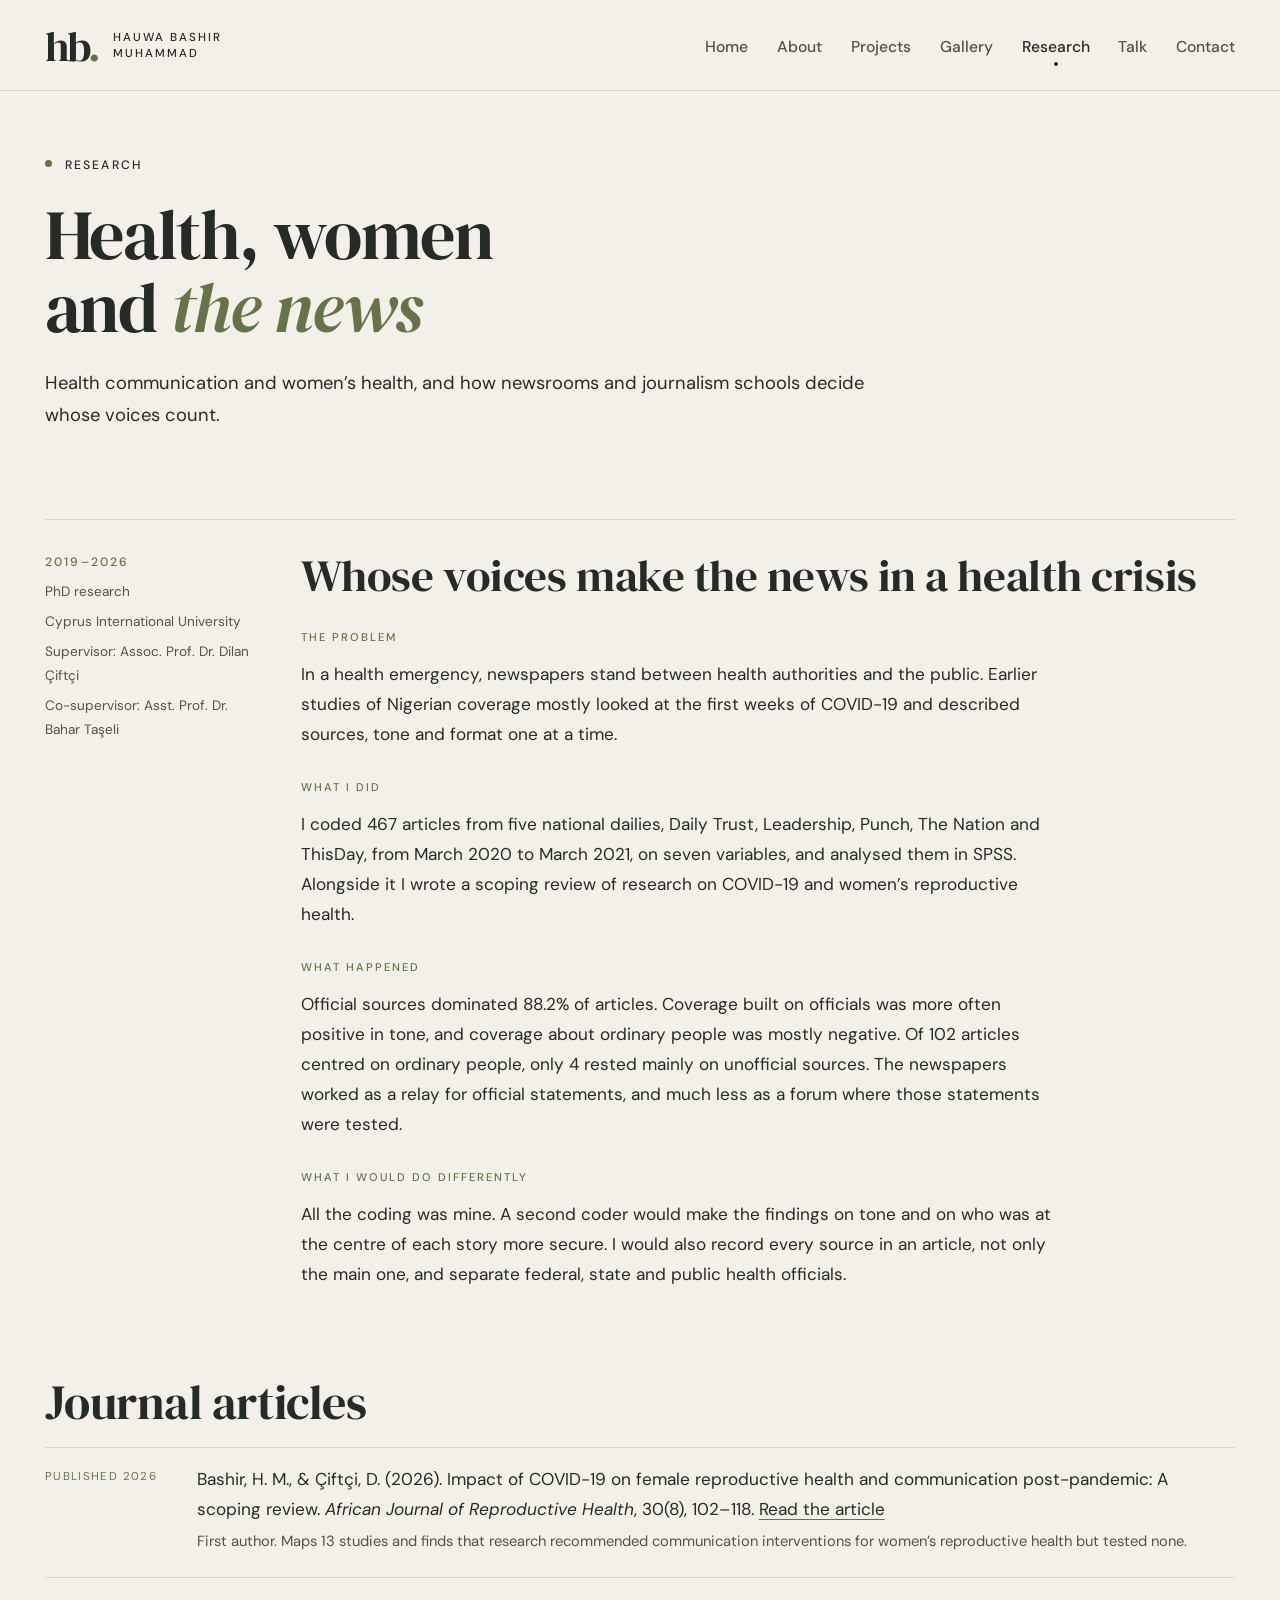
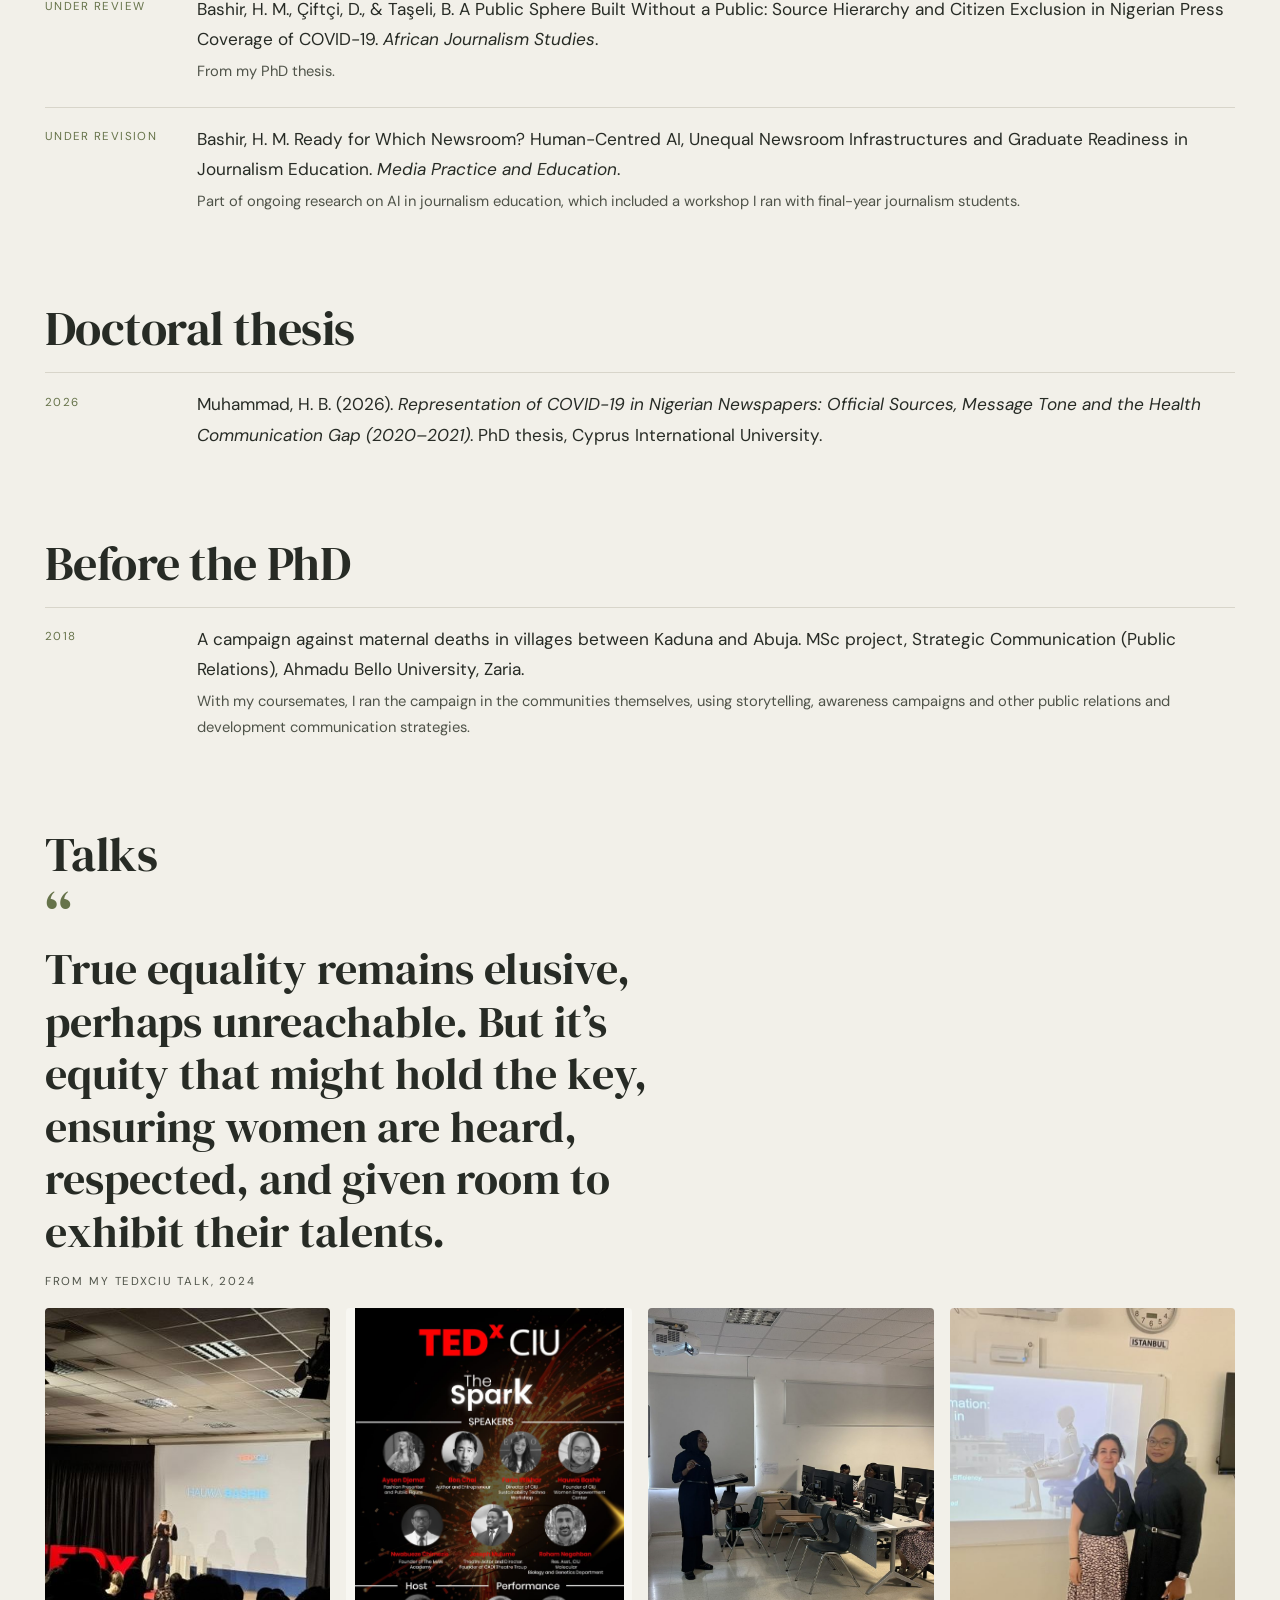
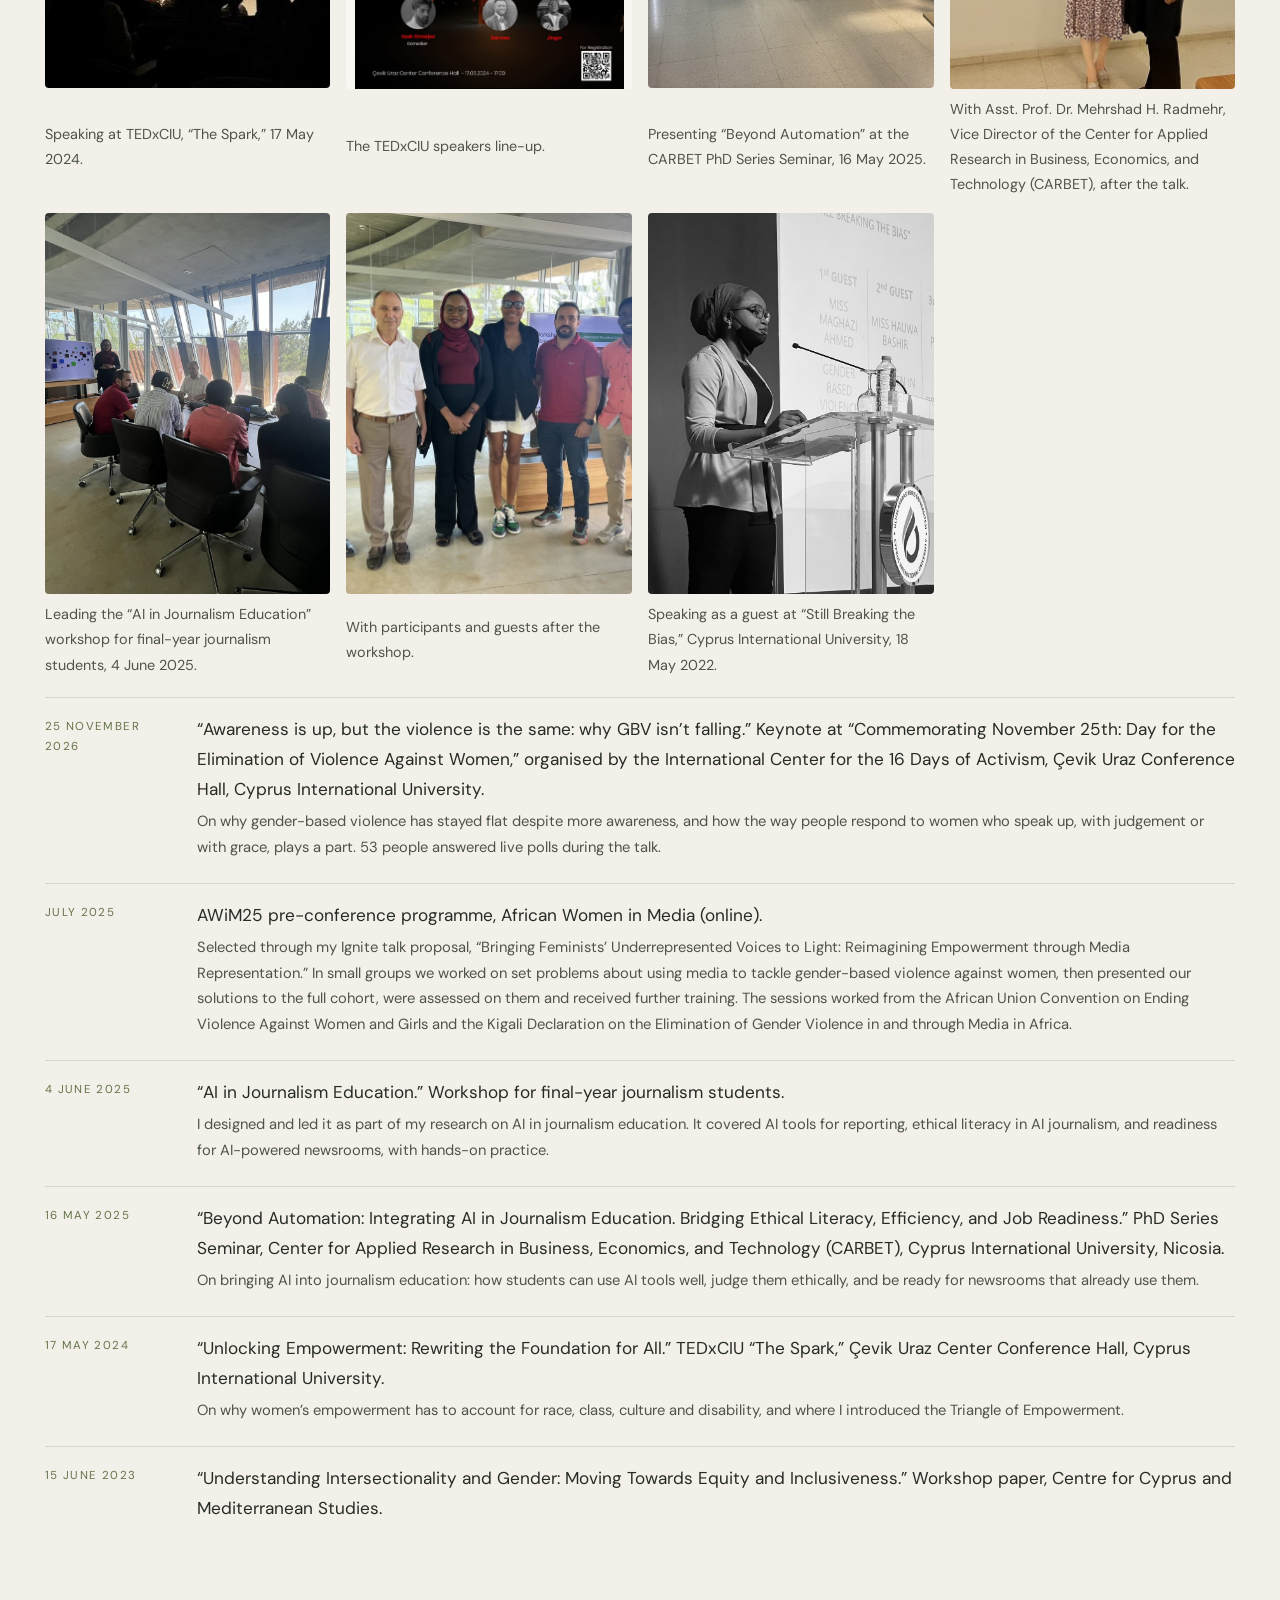
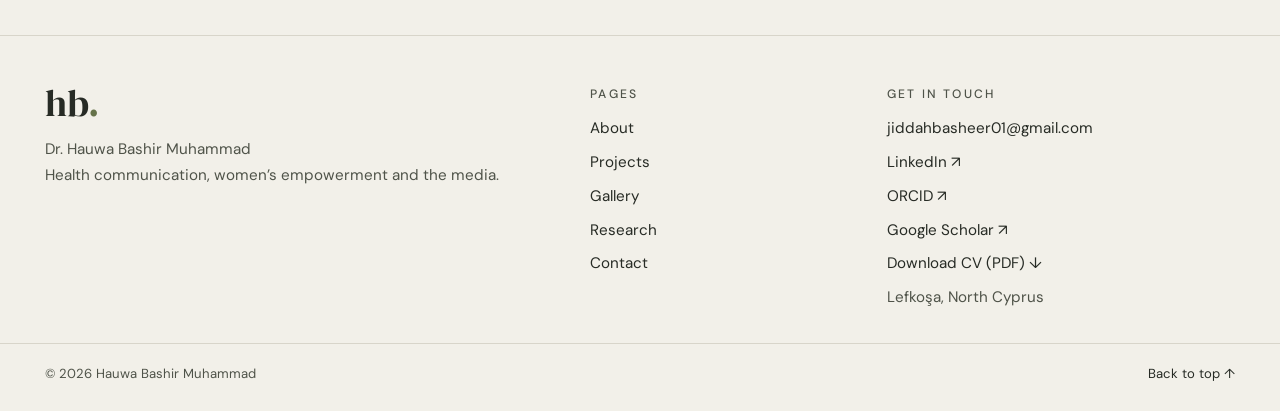
<file: publications.html>
<!doctype html>
<html lang="en">
<head>
<meta charset="utf-8">
<meta name="viewport" content="width=device-width, initial-scale=1, viewport-fit=cover">
<title>Research · Hauwa Bashir Muhammad</title>
<meta name="description" content="Research and publications by Dr. Hauwa Bashir Muhammad on health communication, gender and the media.">
<meta property="og:type" content="website">
<meta property="og:title" content="Research · Hauwa Bashir Muhammad">
<meta property="og:description" content="Research and publications by Dr. Hauwa Bashir Muhammad on health communication, gender and the media.">
<meta property="og:url" content="https://drhauwabashir.com/publications.html">
<meta property="og:image" content="https://drhauwabashir.com/img/web/headshot.jpg">
<meta name="twitter:card" content="summary">
<link rel="preconnect" href="https://fonts.googleapis.com">
<link rel="preconnect" href="https://fonts.gstatic.com" crossorigin>
<link rel="stylesheet" href="https://fonts.googleapis.com/css2?family=DM+Sans:opsz,wght@9..40,400;9..40,500;9..40,600&family=DM+Serif+Display:ital@0;1&display=swap">
<link rel="stylesheet" href="styles.css">
<style>:root{padding-top:env(safe-area-inset-top,0px);padding-bottom:env(safe-area-inset-bottom,0px)} img{max-width:100%}</style>
</head>
<body>

<header class="masthead" id="top">
  <div class="wrap">
    <a class="brand" href="index.html" aria-label="Hauwa Bashir Muhammad, home"><span class="mono">hb<i>.</i></span><span class="full">Hauwa Bashir<br>Muhammad</span></a>
    <nav aria-label="Site">
      <ul>
        <li><a href="index.html">Home</a></li>
        <li><a href="about.html">About</a></li>
        <li><a href="projects.html">Projects</a></li>
        <li><a href="gallery.html">Gallery</a></li>
        <li><a href="publications.html" aria-current="page">Research</a></li>
        <li><a href="index.html#talk">Talk</a></li>
        <li><a href="contact.html">Contact</a></li>
      </ul>
    </nav>
  </div>
</header>

<main>
  <div class="wrap">

    <section class="page-intro">
      <p class="eyebrow">Research</p>
      <h1>Health, women and <em>the news</em></h1>
      <p class="lede">Health communication and women’s health, and how newsrooms and journalism schools decide whose voices count.</p>
    </section>

    <article class="case" id="thesis">
      <div class="meta">
        <span class="label">2019–2026</span>
        <span>PhD research</span>
        <span>Cyprus International University</span>
        <span>Supervisor: Assoc. Prof. Dr. Dilan Çiftçi</span>
        <span>Co-supervisor: Asst. Prof. Dr. Bahar Taşeli</span>
      </div>
      <div class="body">
        <h2>Whose voices make the news in a health crisis</h2>
        <h4>The problem</h4>
        <p>In a health emergency, newspapers stand between health authorities and the public. Earlier studies of Nigerian coverage mostly looked at the first weeks of COVID-19 and described sources, tone and format one at a time.</p>
        <h4>What I did</h4>
        <p>I coded 467 articles from five national dailies, Daily Trust, Leadership, Punch, The Nation and ThisDay, from March 2020 to March 2021, on seven variables, and analysed them in SPSS. Alongside it I wrote a scoping review of research on COVID-19 and women’s reproductive health.</p>
        <h4>What happened</h4>
        <p>Official sources dominated 88.2% of articles. Coverage built on officials was more often positive in tone, and coverage about ordinary people was mostly negative. Of 102 articles centred on ordinary people, only 4 rested mainly on unofficial sources. The newspapers worked as a relay for official statements, and much less as a forum where those statements were tested.</p>
        <h4>What I would do differently</h4>
        <p>All the coding was mine. A second coder would make the findings on tone and on who was at the centre of each story more secure. I would also record every source in an article, not only the main one, and separate federal, state and public health officials.</p>
      </div>
    </article>

    <section aria-labelledby="articles">
      <div class="section-head"><h2 id="articles">Journal articles</h2></div>
      <ul class="pubs">
        <li>
          <span class="status">Published 2026</span>
          <span class="cite">Bashir, H. M., &amp; Çiftçi, D. (2026). Impact of COVID-19 on female reproductive health and communication post-pandemic: A scoping review. <em>African Journal of Reproductive Health</em>, 30(8), 102–118. <a href="https://ajrh.info/index.php/ajrh/article/view/6955" target="_blank" rel="noopener">Read the article</a>
            <span class="note">First author. Maps 13 studies and finds that research recommended communication interventions for women’s reproductive health but tested none.</span></span>
        </li>
        <li>
          <span class="status">Under review</span>
          <span class="cite">Bashir, H. M., Çiftçi, D., &amp; Taşeli, B. A Public Sphere Built Without a Public: Source Hierarchy and Citizen Exclusion in Nigerian Press Coverage of COVID-19. <em>African Journalism Studies</em>.
            <span class="note">From my PhD thesis.</span></span>
        </li>
        <li>
          <span class="status">Under revision</span>
          <span class="cite">Bashir, H. M. Ready for Which Newsroom? Human-Centred AI, Unequal Newsroom Infrastructures and Graduate Readiness in Journalism Education. <em>Media Practice and Education</em>.
            <span class="note">Part of ongoing research on AI in journalism education, which included a workshop I ran with final-year journalism students.</span></span>
        </li>
      </ul>
    </section>

    <section aria-labelledby="thesis-ref">
      <div class="section-head"><h2 id="thesis-ref">Doctoral thesis</h2></div>
      <ul class="pubs">
        <li>
          <span class="status">2026</span>
          <span class="cite">Muhammad, H. B. (2026). <em>Representation of COVID-19 in Nigerian Newspapers: Official Sources, Message Tone and the Health Communication Gap (2020–2021)</em>. PhD thesis, Cyprus International University.</span>
        </li>
      </ul>
    </section>

    <section aria-labelledby="msc">
      <div class="section-head"><h2 id="msc">Before the PhD</h2></div>
      <ul class="pubs">
        <li>
          <span class="status">2018</span>
          <span class="cite">A campaign against maternal deaths in villages between Kaduna and Abuja. MSc project, Strategic Communication (Public Relations), Ahmadu Bello University, Zaria.
            <span class="note">With my coursemates, I ran the campaign in the communities themselves, using storytelling, awareness campaigns and other public relations and development communication strategies.</span></span>
        </li>
      </ul>
    </section>

    <section aria-labelledby="talks">
      <div class="section-head"><h2 id="talks">Talks</h2></div>
      <blockquote>True equality remains elusive, perhaps unreachable. But it’s equity that might hold the key, ensuring women are heard, respected, and given room to exhibit their talents.
        <footer>From my TEDxCIU talk, 2024</footer>
      </blockquote>
      <div class="gallery">
        <figure><img src="img/web/tedx-stage.jpg" alt="Hauwa speaking on the TEDxCIU stage, her name on the screen behind her." width="360" height="480" loading="lazy"><figcaption>Speaking at TEDxCIU, “The Spark,” 17 May 2024.</figcaption></figure>
        <figure class="poster"><img src="img/web/tedx-speakers.jpg" alt="TEDxCIU The Spark speakers poster listing Hauwa Bashir, Founder of CIU Women Empowerment Center." width="1131" height="1600" loading="lazy"><figcaption>The TEDxCIU speakers line-up.</figcaption></figure>
        <figure><img src="img/web/talk-presenting.jpg" alt="Hauwa presenting a slide on journalism as a tool of communication to an audience in a computer lab." width="1600" height="1200" loading="lazy"><figcaption>Presenting “Beyond Automation” at the CARBET PhD Series Seminar, 16 May 2025.</figcaption></figure>
        <figure><img src="img/web/talk-title.jpg" alt="Hauwa with Asst. Prof. Dr. Mehrshad H. Radmehr beside the title slide, Beyond Automation: Integrating AI in Journalism Education, Bridging Ethical Literacy, Efficiency, and Job Readiness." width="1024" height="768" loading="lazy"><figcaption>With Asst. Prof. Dr. Mehrshad H. Radmehr, Vice Director of the Center for Applied Research in Business, Economics, and Technology (CARBET), after the talk.</figcaption></figure>
        <figure><img src="img/web/talk-ai-workshop.jpg" alt="Hauwa standing beside a screen reading AI in Education, Workshop, while participants sit around a conference table." width="1600" height="1200" loading="lazy"><figcaption>Leading the “AI in Journalism Education” workshop for final-year journalism students, 4 June 2025.</figcaption></figure>
        <figure><img src="img/web/ai-workshop-group.jpg" alt="Hauwa with participants and guests after the workshop, standing in front of a screen showing the workshop objectives." width="1024" height="768" loading="lazy"><figcaption>With participants and guests after the workshop.</figcaption></figure>
        <figure><img src="img/web/talk-breaking-bias.jpg" alt="Hauwa speaking at a Cyprus International University lectern, in front of a screen headed Guests Speeches, Still Breaking the Bias, with her name listed as the second guest." width="900" height="1600" loading="lazy"><figcaption>Speaking as a guest at “Still Breaking the Bias,” Cyprus International University, 18 May 2022.</figcaption></figure>
      </div>
      <ul class="pubs">
        <li>
          <span class="status">25 November 2026</span>
          <span class="cite">“Awareness is up, but the violence is the same: why GBV isn’t falling.” Keynote at “Commemorating November 25th: Day for the Elimination of Violence Against Women,” organised by the International Center for the 16 Days of Activism, Çevik Uraz Conference Hall, Cyprus International University.
            <span class="note">On why gender-based violence has stayed flat despite more awareness, and how the way people respond to women who speak up, with judgement or with grace, plays a part. 53 people answered live polls during the talk.</span></span>
        </li>
        <li>
          <span class="status">July 2025</span>
          <span class="cite">AWiM25 pre-conference programme, African Women in Media (online).
            <span class="note">Selected through my Ignite talk proposal, “Bringing Feminists’ Underrepresented Voices to Light: Reimagining Empowerment through Media Representation.” In small groups we worked on set problems about using media to tackle gender-based violence against women, then presented our solutions to the full cohort, were assessed on them and received further training. The sessions worked from the African Union Convention on Ending Violence Against Women and Girls and the Kigali Declaration on the Elimination of Gender Violence in and through Media in Africa.</span></span>
        </li>
        <li>
          <span class="status">4 June 2025</span>
          <span class="cite">“AI in Journalism Education.” Workshop for final-year journalism students.
            <span class="note">I designed and led it as part of my research on AI in journalism education. It covered AI tools for reporting, ethical literacy in AI journalism, and readiness for AI-powered newsrooms, with hands-on practice.</span></span>
        </li>
        <li>
          <span class="status">16 May 2025</span>
          <span class="cite">“Beyond Automation: Integrating AI in Journalism Education. Bridging Ethical Literacy, Efficiency, and Job Readiness.” PhD Series Seminar, Center for Applied Research in Business, Economics, and Technology (CARBET), Cyprus International University, Nicosia.
            <span class="note">On bringing AI into journalism education: how students can use AI tools well, judge them ethically, and be ready for newsrooms that already use them.</span></span>
        </li>
        <li>
          <span class="status">17 May 2024</span>
          <span class="cite">“Unlocking Empowerment: Rewriting the Foundation for All.” TEDxCIU “The Spark,” Çevik Uraz Center Conference Hall, Cyprus International University.
            <span class="note">On why women’s empowerment has to account for race, class, culture and disability, and where I introduced the Triangle of Empowerment.</span></span>
        </li>
        <li>
          <span class="status">15 June 2023</span>
          <span class="cite">“Understanding Intersectionality and Gender: Moving Towards Equity and Inclusiveness.” Workshop paper, Centre for Cyprus and Mediterranean Studies.</span>
        </li>
      </ul>
    </section>

  </div>
</main>

<footer class="site">
  <div class="wrap footer-grid">
    <div class="footer-brand">
      <a class="mono" href="index.html" aria-label="Home">hb<i>.</i></a>
      <p>Dr. Hauwa Bashir Muhammad<br>Health communication, women’s empowerment and the media.</p>
    </div>
    <div>
      <p class="label">Pages</p>
      <ul>
        <li><a href="about.html">About</a></li>
        <li><a href="projects.html">Projects</a></li>
        <li><a href="gallery.html">Gallery</a></li>
        <li><a href="publications.html">Research</a></li>
        <li><a href="contact.html">Contact</a></li>
      </ul>
    </div>
    <div>
      <p class="label">Get in touch</p>
      <ul>
        <li><a href="mailto:jiddahbasheer01@gmail.com">jiddahbasheer01@gmail.com</a></li>
        <li><a href="https://www.linkedin.com/in/hauwabashir-3b40b3164" target="_blank" rel="noopener">LinkedIn ↗</a></li>
        <li><a href="https://orcid.org/0000-0002-2622-1915" target="_blank" rel="noopener">ORCID ↗</a></li>
        <li><a href="https://scholar.google.com/citations?user=jWDBSssAAAAJ&amp;hl=en" target="_blank" rel="noopener">Google Scholar ↗</a></li>
        <li><a href="Dr_Hauwa_Bashir_Muhammad_CV.pdf" download>Download CV (PDF) ↓</a></li>
        <li>Lefkoşa, North Cyprus</li>
      </ul>
    </div>
  </div>
  <div class="wrap footer-base"><span>© 2026 Hauwa Bashir Muhammad</span><a href="#top">Back to top ↑</a></div>
</footer>
<script src="motion.js" defer></script>
</body>
</html>
</file>
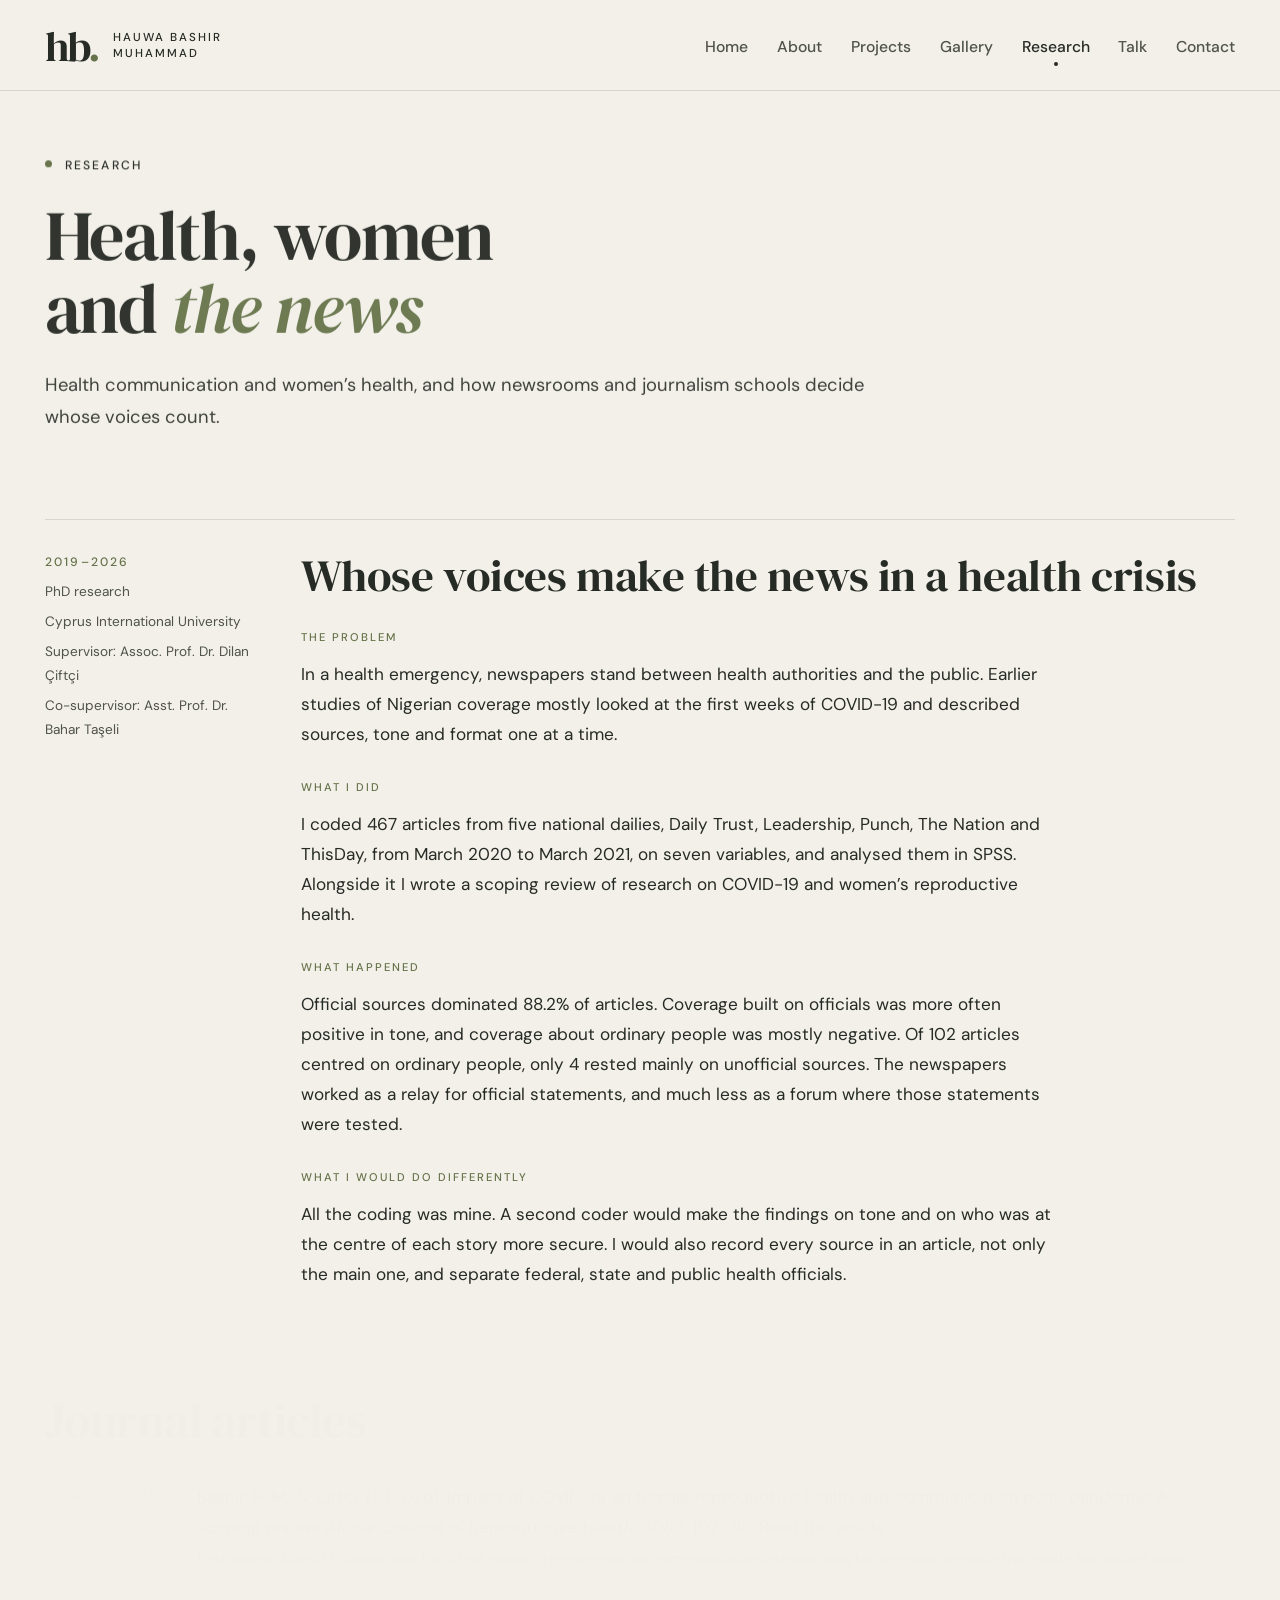
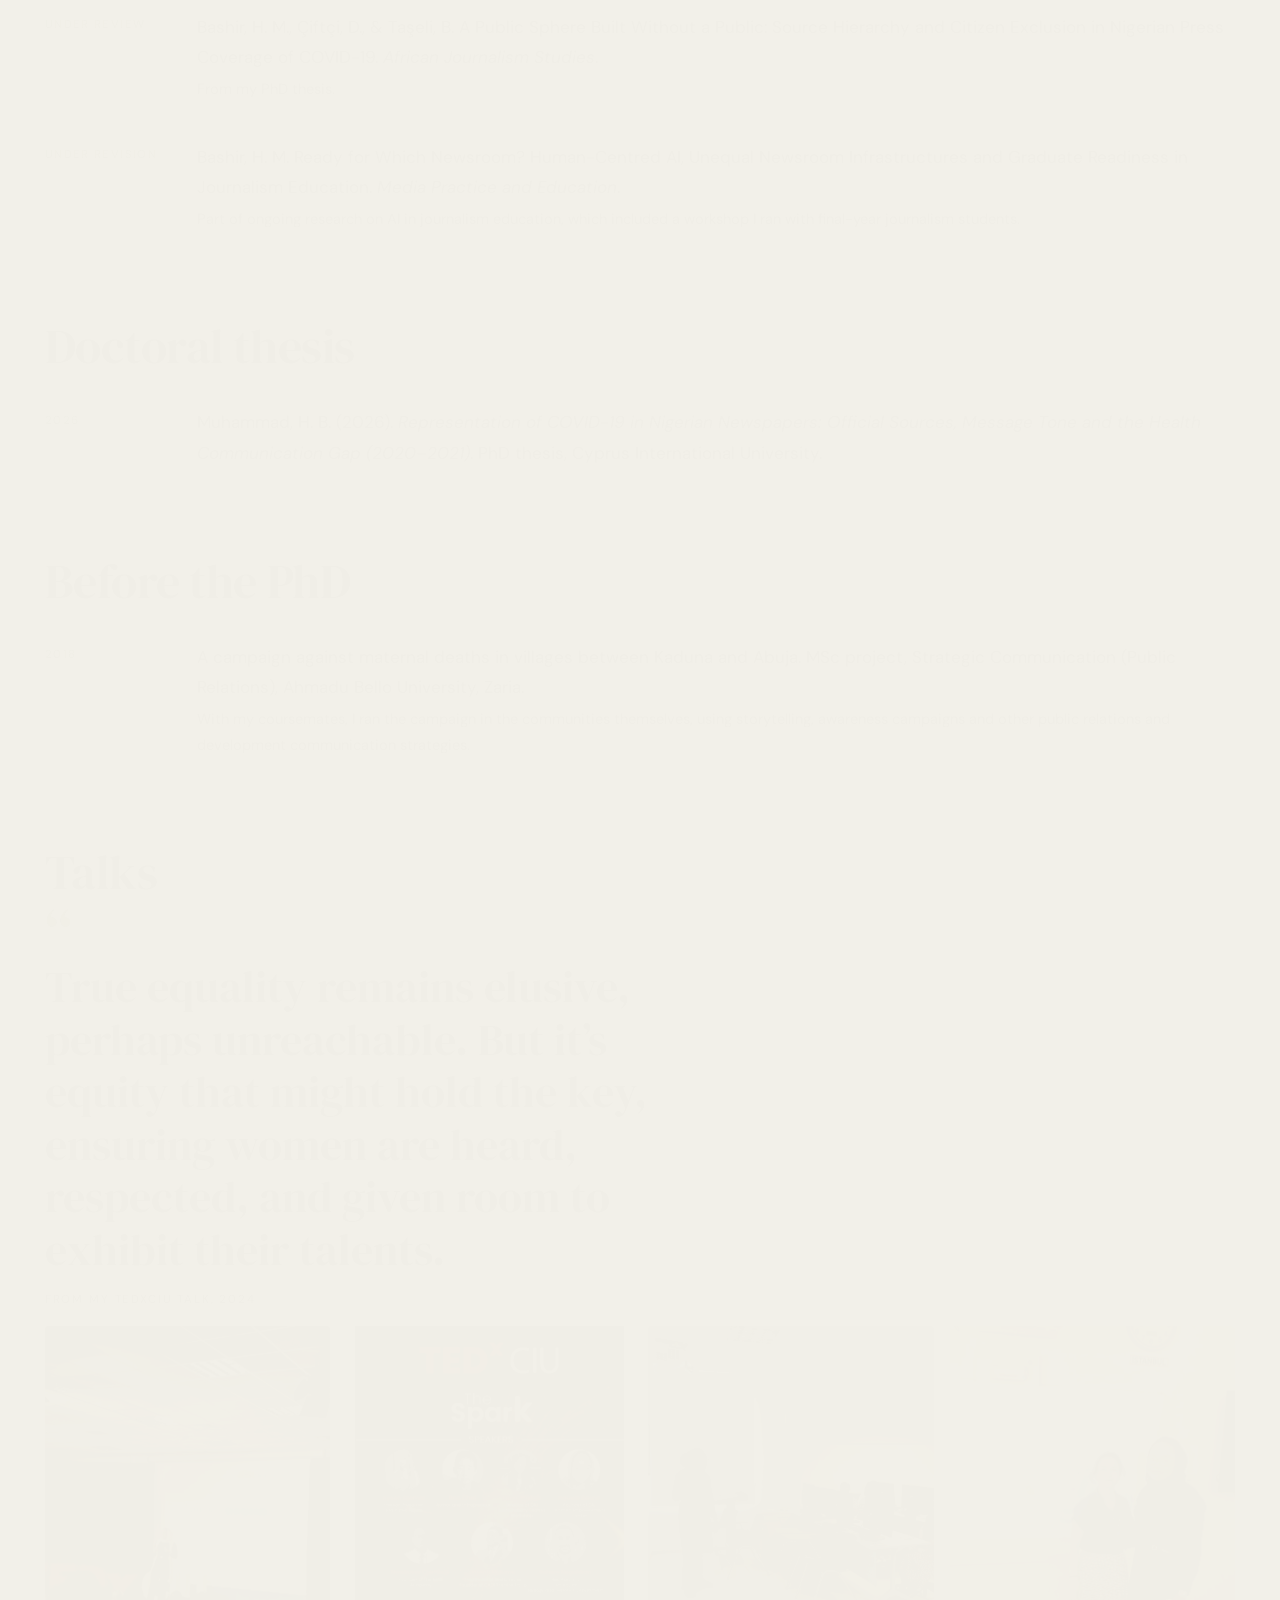
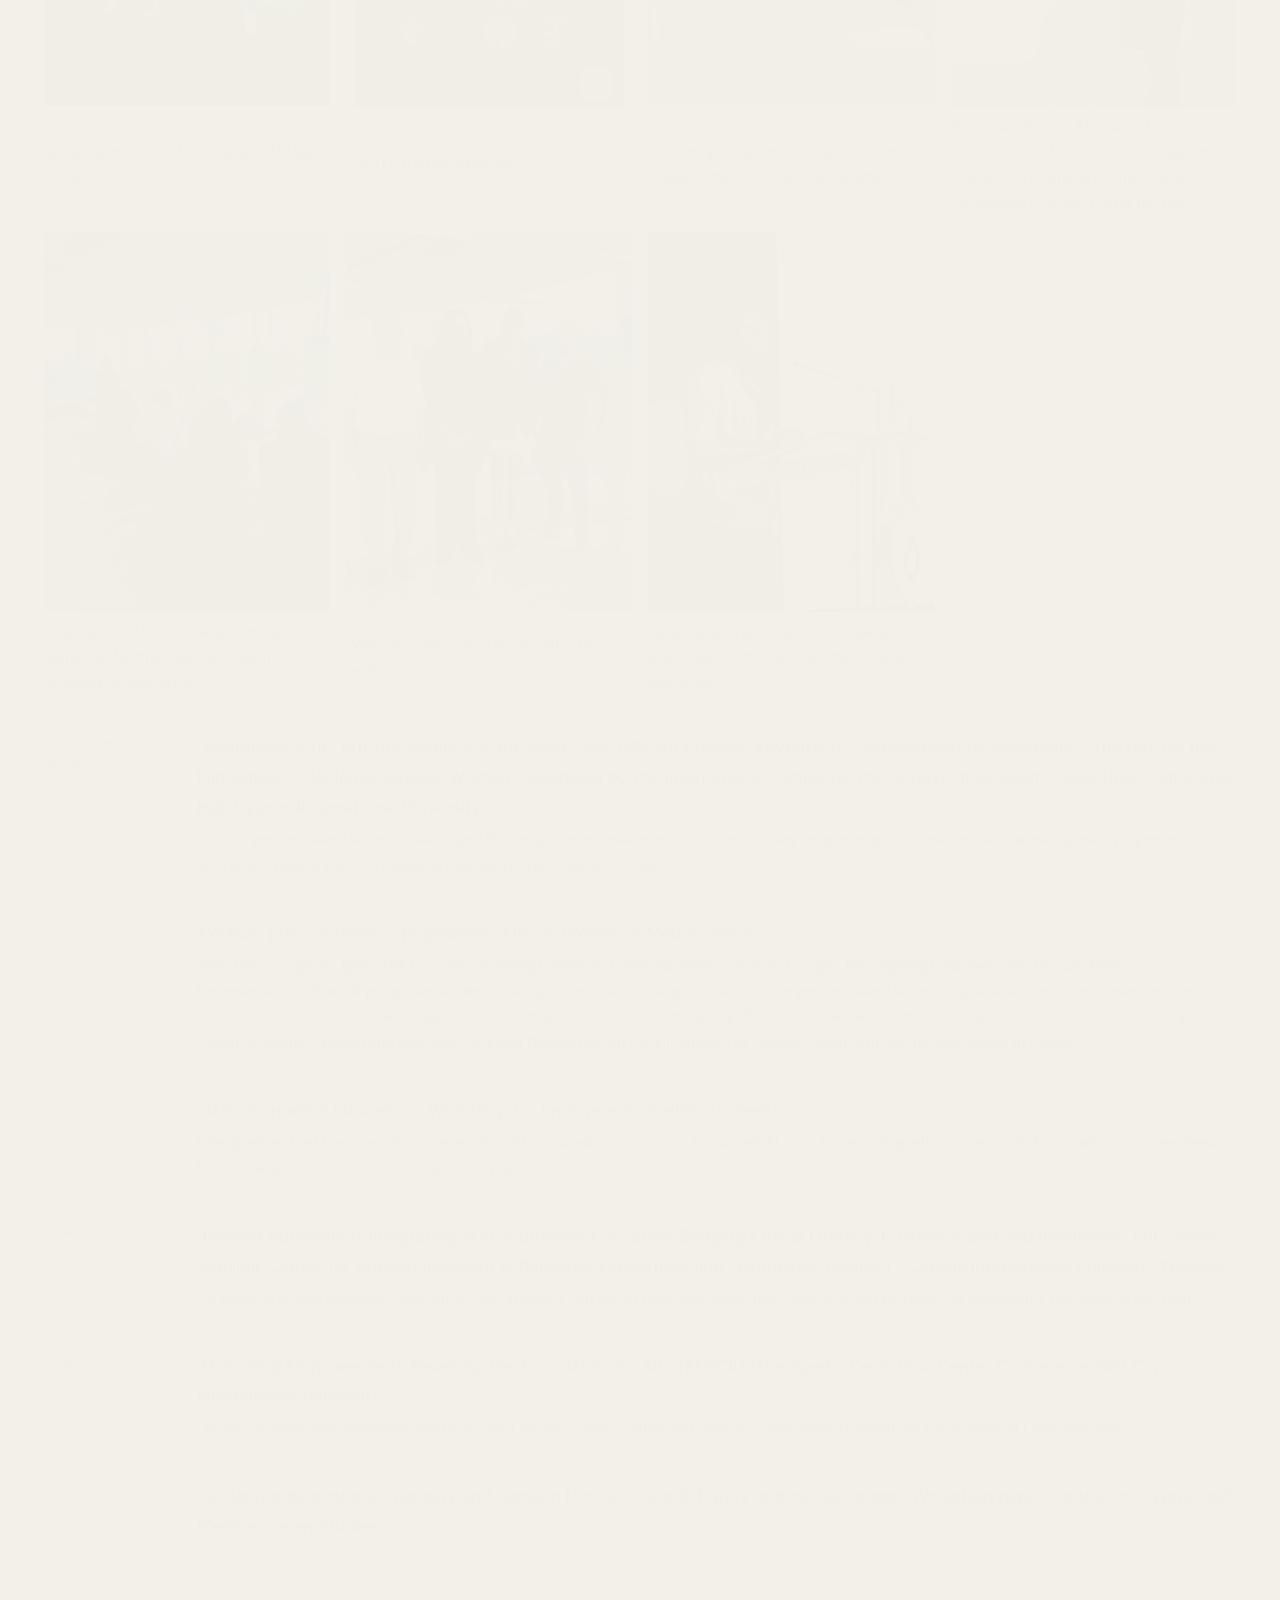
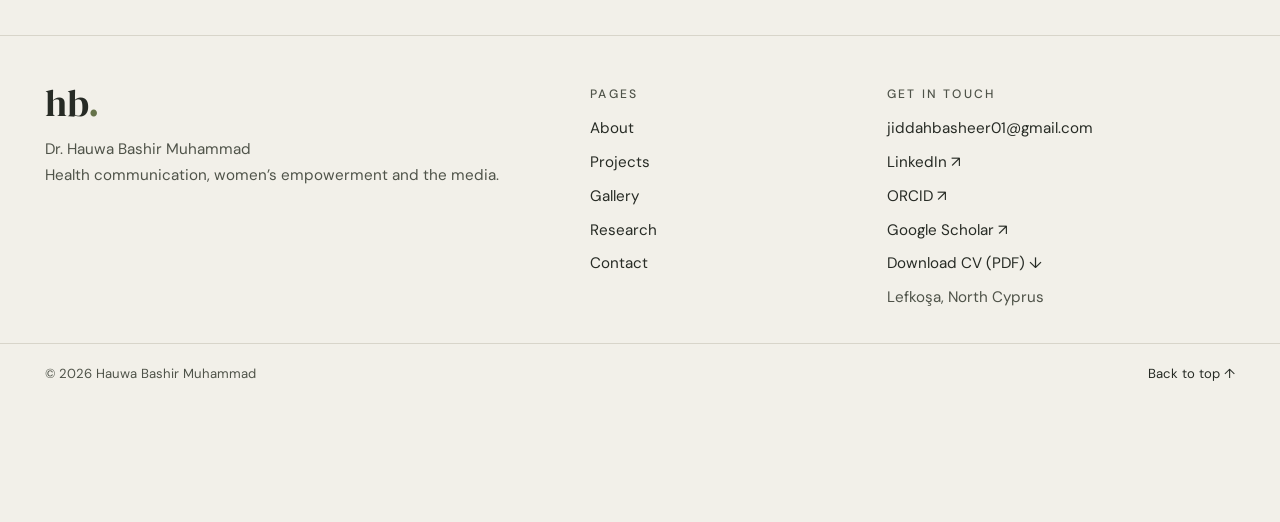
<file: research.html>
<!doctype html>
<html lang="en">
<head>
<meta charset="utf-8">
<meta name="viewport" content="width=device-width, initial-scale=1">
<title>Research · Hauwa Bashir Muhammad</title>
<meta http-equiv="refresh" content="0; url=publications.html">
<link rel="canonical" href="publications.html">
</head>
<body>
<p>The research page has moved to <a href="publications.html">publications.html</a>.</p>
</body>
</html>
</file>
<file: styles.css>
/* hb. — cream paper, charcoal ink, olive accent; large serif display, light sans body; arched photos. */
:root {
  --bg: #f2f0e9;
  --surface: #f8f7f2;
  --ink: #272b25;
  --muted: #4f5349;
  --rule: #d8d5ca;
  --accent: #66734a;
  --sage: #dfe2c8;
  --btn: #2e322c;
  --btn-ink: #f6f5ef;
  --font-display: "DM Serif Display", Georgia, "Times New Roman", serif;
  --font-body: "DM Sans", system-ui, -apple-system, "Segoe UI", Roboto, sans-serif;
  --measure: 64ch;
}
@media (prefers-color-scheme: dark) {
  :root:not([data-theme="light"]) {
    --bg: #1b1d19; --surface: #22251f; --ink: #ecebe3; --muted: #a9ab9f; --rule: #363a31;
    --accent: #b5c28f; --sage: #3a412d; --btn: #e9e8df; --btn-ink: #1b1d19;
    color-scheme: dark;
  }
}
:root[data-theme="dark"] {
  --bg: #1b1d19; --surface: #22251f; --ink: #ecebe3; --muted: #a9ab9f; --rule: #363a31;
  --accent: #b5c28f; --sage: #3a412d; --btn: #e9e8df; --btn-ink: #1b1d19;
  color-scheme: dark;
}

* { box-sizing: border-box; }
html { -webkit-text-size-adjust: 100%; scroll-behavior: smooth; }
body { margin: 0; background: var(--bg); color: var(--ink); font-family: var(--font-body); font-size: 1.075rem; line-height: 1.75; font-weight: 400; }
img { max-width: 100%; }
.wrap { max-width: 88rem; margin: 0 auto; padding-left: max(clamp(20px, 3.5vw, 48px), env(safe-area-inset-left, 0px)); padding-right: max(clamp(20px, 3.5vw, 48px), env(safe-area-inset-right, 0px)); }
.narrow { max-width: 50rem; }

a { color: var(--ink); text-underline-offset: 4px; text-decoration-color: var(--accent); }
a:hover { color: var(--accent); }
a:focus-visible, button:focus-visible { outline: 2px solid var(--accent); outline-offset: 3px; border-radius: 2px; }

/* Header */
.masthead .wrap { display: flex; align-items: center; justify-content: space-between; flex-wrap: wrap; gap: 1rem 2rem; padding-block: 1.6rem 1.4rem; border-bottom: 1px solid var(--rule); }
.brand { display: flex; align-items: center; gap: 0.8rem; text-decoration: none; color: var(--ink); }
.brand .mono { font-family: var(--font-display); font-size: 2.6rem; line-height: 1; letter-spacing: -0.04em; }
.brand .mono i { font-style: normal; color: var(--accent); }
.brand .full { font-size: 0.72rem; letter-spacing: 0.18em; text-transform: uppercase; line-height: 1.45; font-weight: 500; }
nav ul { list-style: none; margin: 0; padding: 0; display: flex; flex-wrap: wrap; gap: 0.4rem 1.8rem; }
nav a { position: relative; text-decoration: none; color: var(--muted); font-size: 0.98rem; font-weight: 500; }
nav a:hover, nav a[aria-current="page"] { color: var(--ink); }
nav a[aria-current="page"]::after { content: ""; position: absolute; left: 50%; bottom: -0.55rem; width: 4px; height: 4px; margin-left: -2px; border-radius: 50%; background: var(--ink); }

/* Type */
h1, h2, h3 { font-family: var(--font-display); font-weight: 400; line-height: 1.05; margin: 0; text-wrap: balance; letter-spacing: -0.01em; }
h1 { font-size: clamp(2.5rem, 1.5rem + 4vw, 4.4rem); letter-spacing: -0.02em; line-height: 1.04; }
h1 em, h2 em { color: var(--accent); }
h2 { font-size: clamp(2rem, 1.4rem + 2.2vw, 3rem); }
h3 { font-size: 1.55rem; line-height: 1.15; }
p { margin: 0; max-width: var(--measure); }
.eyebrow, .label { font-size: 0.76rem; letter-spacing: 0.18em; text-transform: uppercase; font-weight: 500; color: var(--ink); }
.eyebrow::before { content: ""; display: inline-block; width: 7px; height: 7px; border-radius: 50%; background: var(--accent); margin-right: 0.8rem; vertical-align: 0.1em; }
.label { color: var(--muted); }
.lede { font-size: 1.15rem; color: var(--ink); }
.small-note { font-size: 0.85rem; color: var(--muted); max-width: var(--measure); }

main .wrap { padding-block: 0 5rem; display: grid; gap: 5.5rem; }
section { display: grid; gap: 1.2rem; min-width: 0; scroll-margin-top: 1rem; }
.section-head { display: flex; align-items: baseline; justify-content: space-between; flex-wrap: wrap; gap: 0.5rem 1rem; }
.section-head .kicker { display: block; }
.section-head a { font-size: 0.9rem; }

/* Hero */
.hero { display: grid; grid-template-columns: 1.3fr 1fr; gap: 2rem 3rem; align-items: center; padding-top: 4.5rem; }
.hero-text { display: grid; gap: 1.6rem; align-content: center; }
.hero-intro { color: var(--ink); font-size: 1.15rem; max-width: 34rem; }
.hero-actions { display: flex; flex-wrap: wrap; align-items: center; gap: 1rem 2rem; margin-top: 0.4rem; }
.btn { display: inline-flex; align-items: center; gap: 2.2rem; background: var(--btn); color: var(--btn-ink); text-decoration: none; font-size: 0.85rem; padding: 0.95rem 1.4rem; border-radius: 2px; }
.btn:hover { color: var(--btn-ink); opacity: 0.9; }
.textlink { font-size: 0.88rem; text-decoration: none; border-bottom: 1px solid var(--ink); padding-bottom: 0.2rem; }
.arch { position: relative; margin: 0; }
.arch img { display: block; width: 100%; aspect-ratio: 4 / 4.4; object-fit: cover; border-radius: 999px 999px 4px 4px; }
.badge { position: absolute; left: -2.2rem; bottom: 2.5rem; width: 9.5rem; height: 9.5rem; border-radius: 50%; background: var(--sage); border: 4px solid var(--bg); display: grid; place-content: center; text-align: center; font-family: var(--font-display); font-size: 1.15rem; line-height: 1.2; color: var(--ink); transform: rotate(-8deg); }
.badge em { font-style: italic; }
.arch figcaption { margin-top: 0.7rem; font-size: 0.65rem; letter-spacing: 0.16em; text-transform: uppercase; color: var(--muted); }
.based { font-size: 0.68rem; letter-spacing: 0.16em; text-transform: uppercase; color: var(--muted); margin-top: -3rem; }

/* About */
.about { display: grid; grid-template-columns: 20rem 1fr; gap: 2rem 4rem; align-items: start; }
.about .portrait img { display: block; width: 100%; aspect-ratio: 4 / 5; object-fit: cover; border-radius: 999px 999px 4px 4px; }
.about .copy { display: grid; gap: 1.1rem; }

/* Figures */
.facts { display: grid; grid-template-columns: repeat(auto-fit, minmax(9rem, 1fr)); gap: 1.5rem; border-block: 1px solid var(--rule); padding-block: 2rem; }
.facts div { display: grid; gap: 0.3rem; align-content: start; }
.facts strong { font-family: var(--font-display); font-weight: 400; font-size: 3.2rem; line-height: 1; color: var(--accent); }
.facts span { font-size: 0.92rem; color: var(--muted); }

/* Triangle */
.triangle { list-style: none; margin: 0; padding: 0; display: grid; grid-template-columns: repeat(auto-fit, minmax(min(100%, 15rem), 1fr)); gap: 1rem; counter-reset: side; }
.triangle li { counter-increment: side; background: var(--surface); border: 1px solid var(--rule); border-radius: 160px 160px 4px 4px; padding: 3rem 1.6rem 1.8rem; display: grid; gap: 0.5rem; text-align: center; justify-items: center; }
.triangle strong { font-family: var(--font-display); font-weight: 400; font-size: 2rem; line-height: 1.1; }
.triangle strong::before { content: "0" counter(side); display: block; font-family: var(--font-body); font-size: 0.7rem; letter-spacing: 0.18em; color: var(--accent); margin-bottom: 0.6rem; }
.triangle span { color: var(--muted); font-size: 0.95rem; }

/* Now */
.now { background: var(--sage); border-radius: 4px; padding: 2.2rem; gap: 0.9rem; }
.now .label { color: var(--ink); }
.now ul { margin: 0; padding-left: 1.1rem; display: grid; gap: 0.5rem; max-width: var(--measure); }

/* Work list */
.work { list-style: none; margin: 0; padding: 0; display: grid; border-top: 1px solid var(--rule); }
.work li { border-bottom: 1px solid var(--rule); }
.work a, .work .item { display: grid; grid-template-columns: 9rem 1fr auto; gap: 0.3rem 2rem; padding-block: 1.5rem; text-decoration: none; color: var(--ink); align-items: baseline; }
.work a::after { content: "↗"; color: var(--muted); }
.work a:hover h3 { color: var(--accent); }
.work .yr { color: var(--muted); font-size: 0.8rem; letter-spacing: 0.08em; text-transform: uppercase; }
.work .text { display: grid; gap: 0.3rem; min-width: 0; }
.work p { color: var(--muted); font-size: 1rem; }

/* Quote */
blockquote { margin: 0; font-family: var(--font-display); font-size: clamp(1.8rem, 1.3rem + 1.8vw, 2.8rem); line-height: 1.2; max-width: 30ch; }
blockquote::before { content: "\201C"; display: block; color: var(--accent); font-size: 4rem; line-height: 0.6; margin-bottom: 0.4rem; }
blockquote footer { font-family: var(--font-body); font-size: 0.72rem; letter-spacing: 0.16em; text-transform: uppercase; color: var(--muted); margin-top: 1rem; }
.quote-band { text-align: left; padding-block: 1rem; }

/* Contact */
.contact-block { background: var(--btn); color: var(--btn-ink); border-radius: 4px; padding: clamp(2rem, 5vw, 3.5rem); display: grid; gap: 1.2rem; }
.contact-block h2 { color: var(--btn-ink); }
.contact-block h2 em { color: var(--sage); }
.contact-block p, .contact-block .label { color: var(--btn-ink); opacity: 0.8; }
.contact { display: flex; flex-wrap: wrap; gap: 0.75rem 1.5rem; align-items: center; }
.email { font-family: var(--font-display); font-size: clamp(1.4rem, 1rem + 1.6vw, 2.2rem); user-select: all; overflow-wrap: anywhere; }
.contact a { color: var(--btn-ink); }
button.copy { font: inherit; font-size: 0.8rem; background: transparent; color: var(--btn-ink); border: 1px solid currentColor; border-radius: 2px; padding: 0.45rem 0.9rem; cursor: pointer; }

/* Page intro (inner pages) */
.page-intro { padding-top: 4rem; display: grid; gap: 1.4rem; max-width: 60rem; }
.page-intro h1 { font-size: clamp(2.6rem, 1.6rem + 4vw, 4.4rem); }

/* Case studies */
.case, .case-wide { display: grid; gap: 1.1rem; border-top: 1px solid var(--rule); padding-top: 2rem; scroll-margin-top: 1rem; min-width: 0; }
.case { grid-template-columns: 13rem 1fr; gap: 1rem 3rem; }
.case .meta { display: grid; gap: 0.4rem; align-content: start; font-size: 0.85rem; color: var(--muted); }
.case .body { display: grid; gap: 1rem; min-width: 0; }
.case-wide .meta { display: flex; flex-wrap: wrap; gap: 0.3rem 1.4rem; font-size: 0.85rem; color: var(--muted); }
.case-wide .meta .label, .case .meta .label { color: var(--accent); }
.case-wide h2, .case h2 { font-size: clamp(1.9rem, 1.3rem + 2vw, 2.8rem); }
.case h4, .case-wide h4 { font-family: var(--font-body); font-size: 0.7rem; letter-spacing: 0.18em; text-transform: uppercase; color: var(--accent); font-weight: 500; margin: 0.8rem 0 -0.3rem; }
.index-chips { display: flex; flex-wrap: wrap; gap: 0.5rem; list-style: none; margin: 0; padding: 0; }
.index-chips a { display: inline-block; font-size: 0.82rem; text-decoration: none; color: var(--ink); border: 1px solid var(--rule); border-radius: 999px; padding: 0.35rem 0.9rem; background: var(--surface); }
.index-chips a:hover { border-color: var(--accent); color: var(--accent); }
.programme { list-style: none; margin: 0; padding: 0; display: grid; gap: 0.6rem; max-width: var(--measure); }
.programme li { display: grid; grid-template-columns: 8rem 1fr; gap: 1rem; border-top: 1px solid var(--rule); padding-top: 0.6rem; }
.programme .when { color: var(--accent); font-size: 0.85rem; }

/* Figures and galleries */
figure { margin: 0; display: grid; gap: 0.5rem; min-width: 0; }
figure img { display: block; width: 100%; height: auto; border-radius: 4px; background: var(--rule); }
figcaption { font-size: 0.9rem; color: var(--muted); max-width: var(--measure); }
.lead-photo img { aspect-ratio: 16 / 9; object-fit: cover; }
.hero-photo img { aspect-ratio: 16 / 9; object-fit: cover; }
.gallery { display: grid; grid-template-columns: repeat(auto-fill, minmax(min(100%, 15rem), 1fr)); gap: 1rem; }
.gallery img { aspect-ratio: 3 / 4; object-fit: cover; }
.gallery .poster img { object-fit: contain; background: var(--surface); }
.gallery.square img { aspect-ratio: 1 / 1; }
.masonry { columns: 3 16rem; column-gap: 1rem; }
.masonry figure { break-inside: avoid; margin-bottom: 1.2rem; }

/* Publications */
.pubs { list-style: none; margin: 0; padding: 0; display: grid; gap: 1.4rem; }
.pubs li { display: grid; grid-template-columns: 8rem 1fr; gap: 1.5rem; min-width: 0; border-top: 1px solid var(--rule); padding-top: 1rem; }
.pubs .status { font-size: 0.72rem; letter-spacing: 0.12em; text-transform: uppercase; color: var(--accent); padding-top: 0.2rem; }
.pubs .cite { min-width: 0; overflow-wrap: anywhere; }
.pubs .note { display: block; color: var(--muted); font-size: 0.92rem; margin-top: 0.3rem; }

/* Footer */
footer.site { border-top: 1px solid var(--rule); color: var(--muted); font-size: 0.95rem; margin-top: 2rem; }
.footer-grid { display: grid; grid-template-columns: 2fr 1fr 1.4fr; gap: 2rem 3rem; padding-block: 3rem 2rem; }
.footer-brand { display: grid; gap: 0.8rem; align-content: start; }
footer.site .mono { font-family: var(--font-display); font-size: 2.4rem; line-height: 1; color: var(--ink); text-decoration: none; }
footer.site .mono i { font-style: normal; color: var(--accent); }
footer.site ul { list-style: none; margin: 0.6rem 0 0; padding: 0; display: grid; gap: 0.45rem; }
footer.site a { color: var(--ink); text-decoration: none; overflow-wrap: anywhere; }
footer.site a:hover { color: var(--accent); }
.footer-base { display: flex; flex-wrap: wrap; justify-content: space-between; gap: 0.5rem; padding-block: 1.2rem 1.6rem; border-top: 1px solid var(--rule); font-size: 0.82rem; }
@media (max-width: 720px) { .footer-grid { grid-template-columns: 1fr 1fr; } .footer-brand { grid-column: 1 / -1; } }
@media (max-width: 420px) { .footer-grid { grid-template-columns: 1fr; } }

@media (max-width: 820px) {
  .hero { grid-template-columns: 1fr; padding-top: 2.5rem; }
  .arch { max-width: 26rem; margin-left: 2rem; }
  .based { margin-top: 0; }
  .about { grid-template-columns: 1fr; }
  .about .portrait { max-width: 15rem; }
  .case { grid-template-columns: 1fr; }
  .work a, .work .item { grid-template-columns: 1fr; }
  .work a::after { display: none; }
}
@media (max-width: 560px) {
  nav ul { gap: 0.3rem 0.95rem; }
  nav a { font-size: 0.82rem; }
  .badge { width: 7.5rem; height: 7.5rem; font-size: 0.95rem; left: -1.6rem; }
  .programme li, .pubs li { grid-template-columns: 1fr; gap: 0.2rem; }
}
@media (prefers-reduced-motion: reduce) { html { scroll-behavior: auto; } }

.lead-photo.small { max-width: 47rem; }
.lead-photo.small img { aspect-ratio: auto; }

/* CTA band and contact page */
.cta { background: var(--sage); border-radius: 4px; padding: clamp(2rem, 5vw, 3.5rem); display: flex; flex-wrap: wrap; align-items: center; justify-content: space-between; gap: 1.2rem 2rem; }
.cta h2 { font-size: clamp(2rem, 1.4rem + 2.4vw, 3.2rem); }
.contact-links { display: flex; flex-wrap: wrap; gap: 0.5rem 2rem; font-size: 0.95rem; }
.contact-links span { opacity: 0.8; }
.langs { color: var(--muted); font-style: italic; }
.page-intro h1 { max-width: 22ch; }
.teaser .copy { align-content: center; }
.teaser .portrait img { aspect-ratio: 4 / 5; }
.contact-block a { color: var(--btn-ink); text-decoration-color: currentColor; }

.duo { display: grid; grid-template-columns: repeat(2, minmax(0, 1fr)); gap: 1rem; max-width: 46rem; margin-top: 1.4rem; }
.duo img { display: block; width: 100%; aspect-ratio: 4 / 5; object-fit: cover; border-radius: 4px; }
@media (max-width: 560px) { .duo { grid-template-columns: 1fr; } }

/* Motion. Everything here is switched off for visitors who prefer reduced motion. */
@media (prefers-reduced-motion: no-preference) {
  @view-transition { navigation: auto; }
  ::view-transition-old(root), ::view-transition-new(root) { animation-duration: 0.28s; }

  .reveal { opacity: 0; transform: translateY(18px); transition: opacity 0.7s cubic-bezier(0.2, 0.7, 0.2, 1), transform 0.7s cubic-bezier(0.2, 0.7, 0.2, 1); transition-delay: var(--d, 0ms); }
  .reveal.in { opacity: 1; transform: none; }

  @keyframes rise { from { opacity: 0; transform: translateY(16px); } to { opacity: 1; transform: none; } }
  @keyframes settle { from { opacity: 0; transform: scale(0.97); } to { opacity: 1; transform: none; } }
  .hero-text > *, .page-intro > * { animation: rise 0.8s cubic-bezier(0.2, 0.7, 0.2, 1) both; }
  .hero-text > :nth-child(2), .page-intro > :nth-child(2) { animation-delay: 0.12s; }
  .hero-text > :nth-child(3), .page-intro > :nth-child(3) { animation-delay: 0.24s; }
  .hero-text > :nth-child(n+4), .page-intro > :nth-child(n+4) { animation-delay: 0.36s; }
  .hero .arch img, .hero .arch figcaption { animation: settle 1s cubic-bezier(0.2, 0.7, 0.2, 1) 0.2s both; }
  .hero .badge { animation: settle 0.7s cubic-bezier(0.2, 0.7, 0.2, 1) 0.75s both; }

  a, .btn { transition: color 0.2s ease, opacity 0.2s ease, border-color 0.2s ease; }
  .btn span, .textlink span { display: inline-block; transition: transform 0.25s ease; }
  .work a { transition: padding-left 0.3s ease; }
  .work a::after { transition: transform 0.3s ease, color 0.3s ease; }
  .gallery img, .masonry img, .duo img { transition: transform 0.4s ease, box-shadow 0.4s ease; }
  @media (hover: hover) {
    .btn:hover span, .textlink:hover span { transform: translate(3px, -3px); }
    .work a:hover { padding-left: 0.6rem; }
    .work a:hover::after { transform: translate(3px, -3px); color: var(--accent); }
    .gallery figure:hover img, .masonry figure:hover img, .duo figure:hover img { transform: translateY(-4px); box-shadow: 0 10px 24px rgba(0, 0, 0, 0.12); }
  }
}
@media print { .reveal { opacity: 1 !important; transform: none !important; } }

/* The Same Tuesday panel (Projects page) */
.st-panel { margin-top: 4rem; background: var(--sage); border-radius: 4px; padding: clamp(1.6rem, 5vw, 3.5rem); display: grid; grid-template-columns: minmax(0, 1.5fr) minmax(0, 1fr); gap: 2rem clamp(2rem, 5vw, 4rem); scroll-margin-top: 1rem; }
.st-panel + .page-intro { padding-top: 0; }
.st-about, .st-signup { display: grid; gap: 1rem; align-content: start; min-width: 0; }
.st-about p:not(.eyebrow):not(.st-tagline) { max-width: var(--measure); margin: 0; }
.st-panel h2 { font-size: clamp(2.4rem, 1.6rem + 3vw, 3.6rem); }
.st-tagline { font-family: var(--font-display); font-style: italic; font-size: clamp(1.4rem, 1.1rem + 1vw, 1.9rem); color: var(--accent); margin: -0.6rem 0 0; }
.st-panel .meta { display: flex; flex-wrap: wrap; gap: 0.3rem 1.4rem; font-size: 0.85rem; color: var(--muted); }
.st-panel .meta .label { color: var(--accent); }
.st-signup { background: var(--surface); border-radius: 4px; padding: clamp(1.2rem, 3vw, 2rem); }
.st-signup p { margin: 0; }
.st-signup .btn { justify-self: start; }
.st-qr { max-width: 11rem; }
@media (max-width: 820px) { .st-panel { grid-template-columns: 1fr; } }

/* Talk section (home page) */
.talk { display: grid; gap: 1.1rem; border-top: 1px solid var(--rule); padding-top: clamp(2.5rem, 6vw, 4rem); scroll-margin-top: 1rem; }
.talk h2 { font-size: clamp(2rem, 1.4rem + 2.4vw, 3.2rem); max-width: 22ch; }
.talk-line { max-width: var(--measure); margin: 0; font-size: 1.05rem; }
.talk-actions { display: flex; flex-wrap: wrap; gap: 0.8rem; }
.talk-audio { display: grid; gap: 0.8rem; max-width: 34rem; margin-top: 0.4rem; }
.talk-audio iframe { width: 100%; height: 92px; border: 0; border-radius: 4px; background: var(--sage); }
.btn-quiet { background: transparent; color: var(--ink); box-shadow: inset 0 0 0 1px currentColor; justify-self: start; }
.btn-quiet:hover { color: var(--ink); }
.talk .btn { max-width: 100%; }
.talk-signup { display: grid; gap: 0.9rem; margin-top: clamp(1.5rem, 4vw, 2.5rem); background: var(--sage); border-radius: 4px; padding: clamp(1.2rem, 4vw, 2.5rem); }
.talk-signup h3 { font-size: clamp(1.6rem, 1.2rem + 1.4vw, 2.2rem); }
.talk-signup p { margin: 0; max-width: var(--measure); }
.talk-form { width: 100%; max-width: 46rem; height: 1900px; border: 0; border-radius: 4px; background: var(--surface); }
@media (max-width: 560px) { .talk-form { height: 2500px; } .talk .btn { gap: 1rem; } }
</file>
